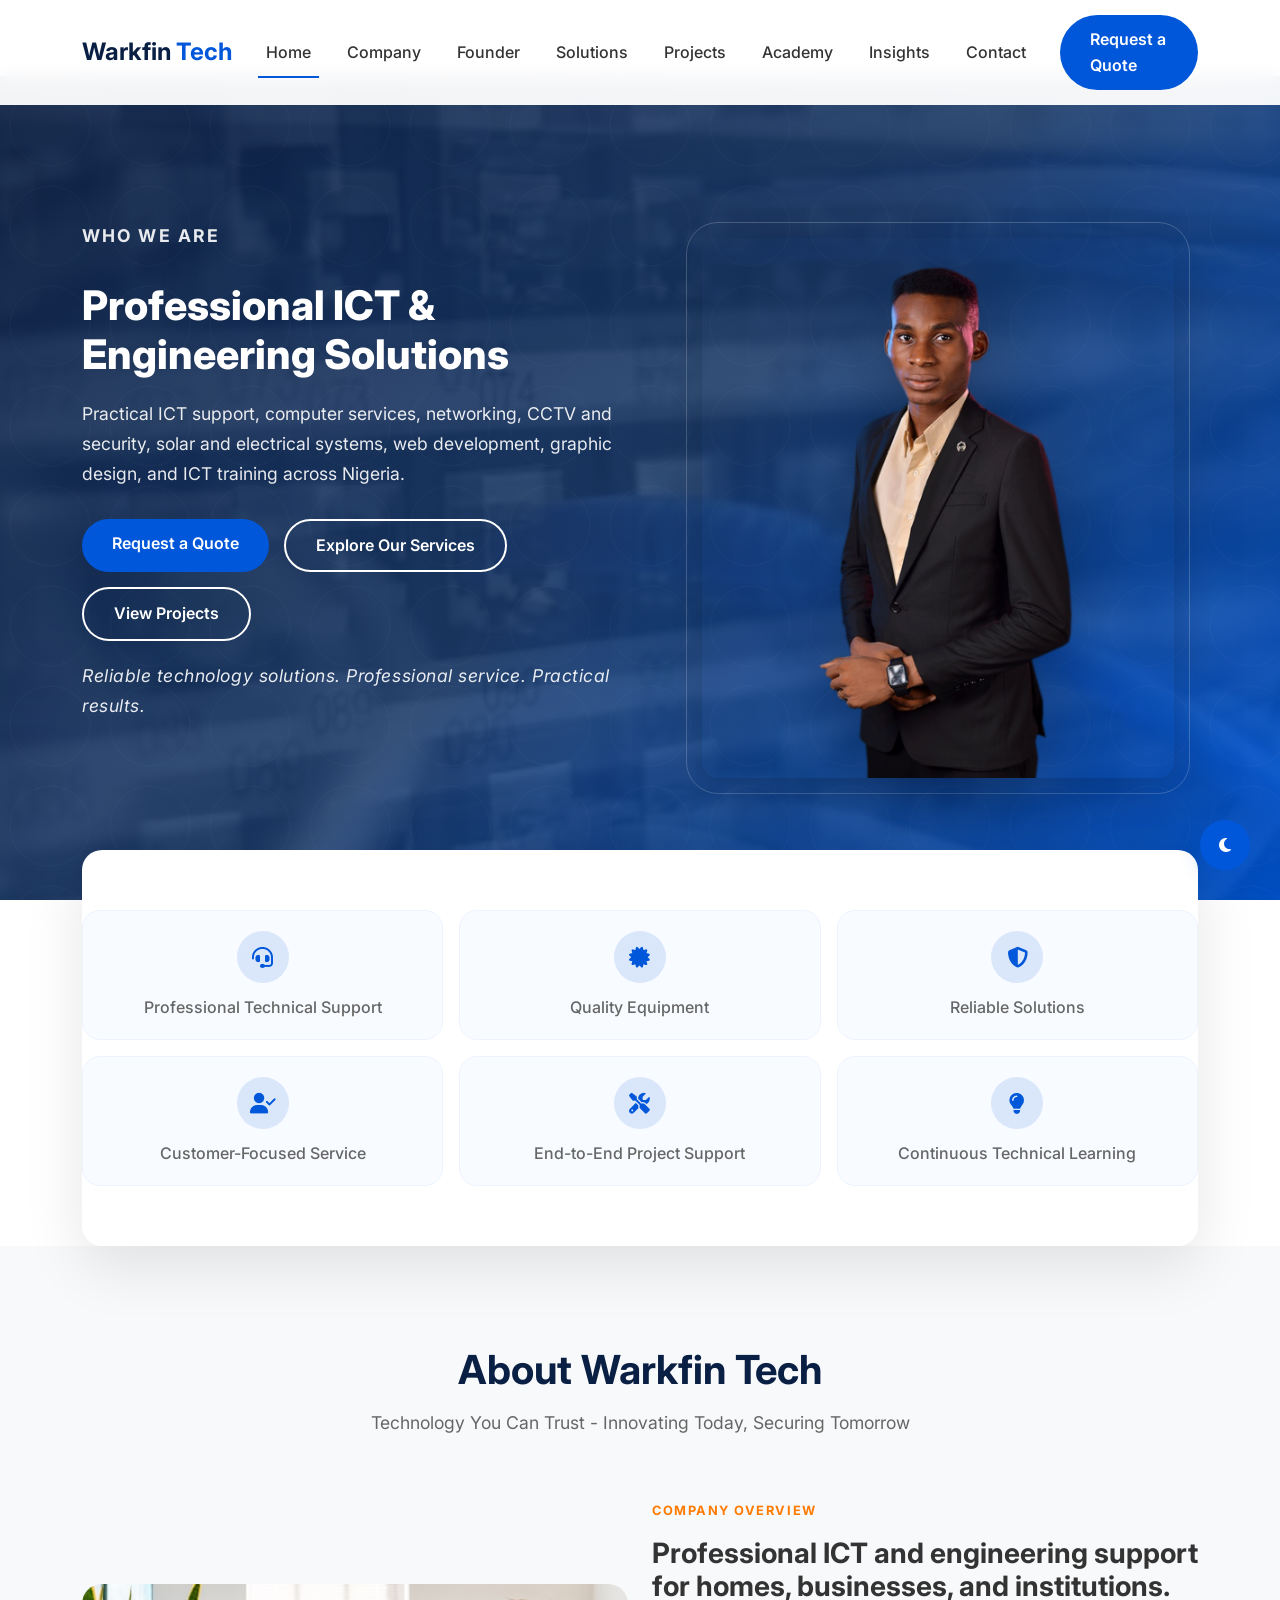
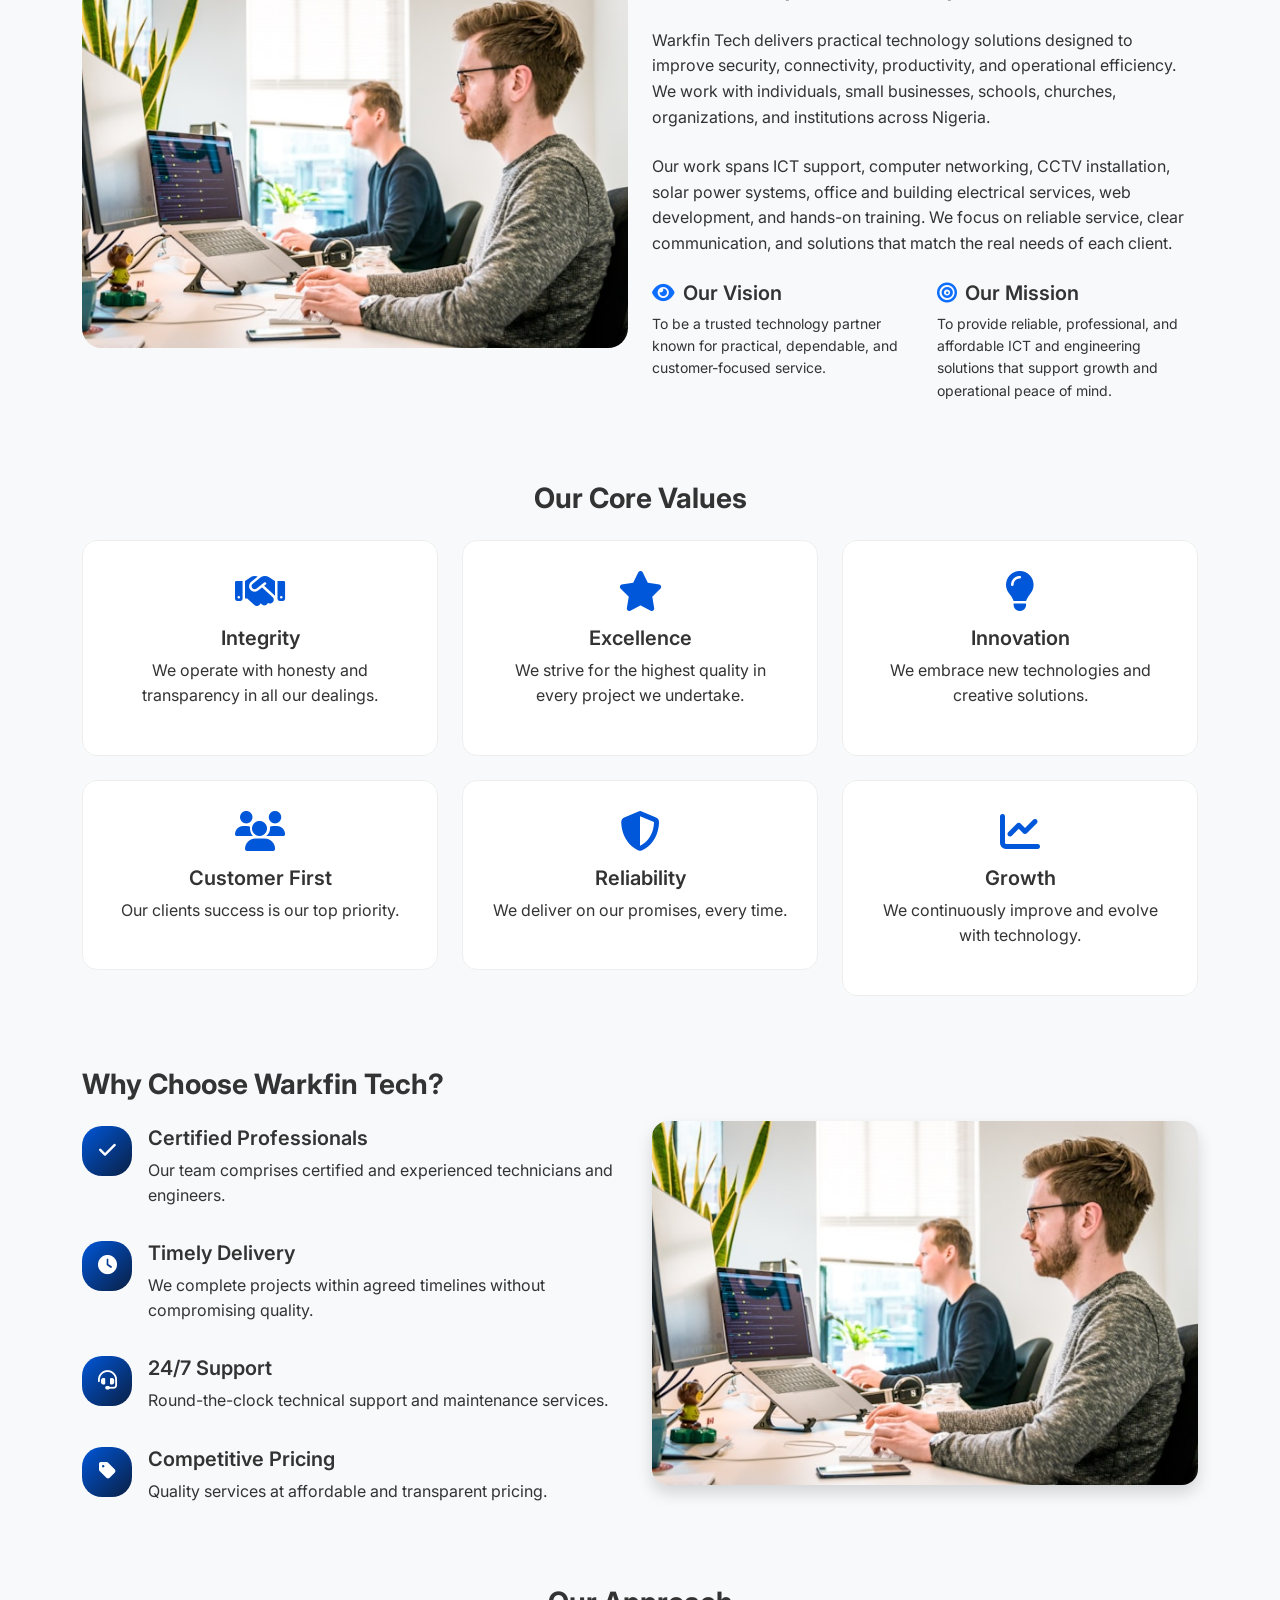
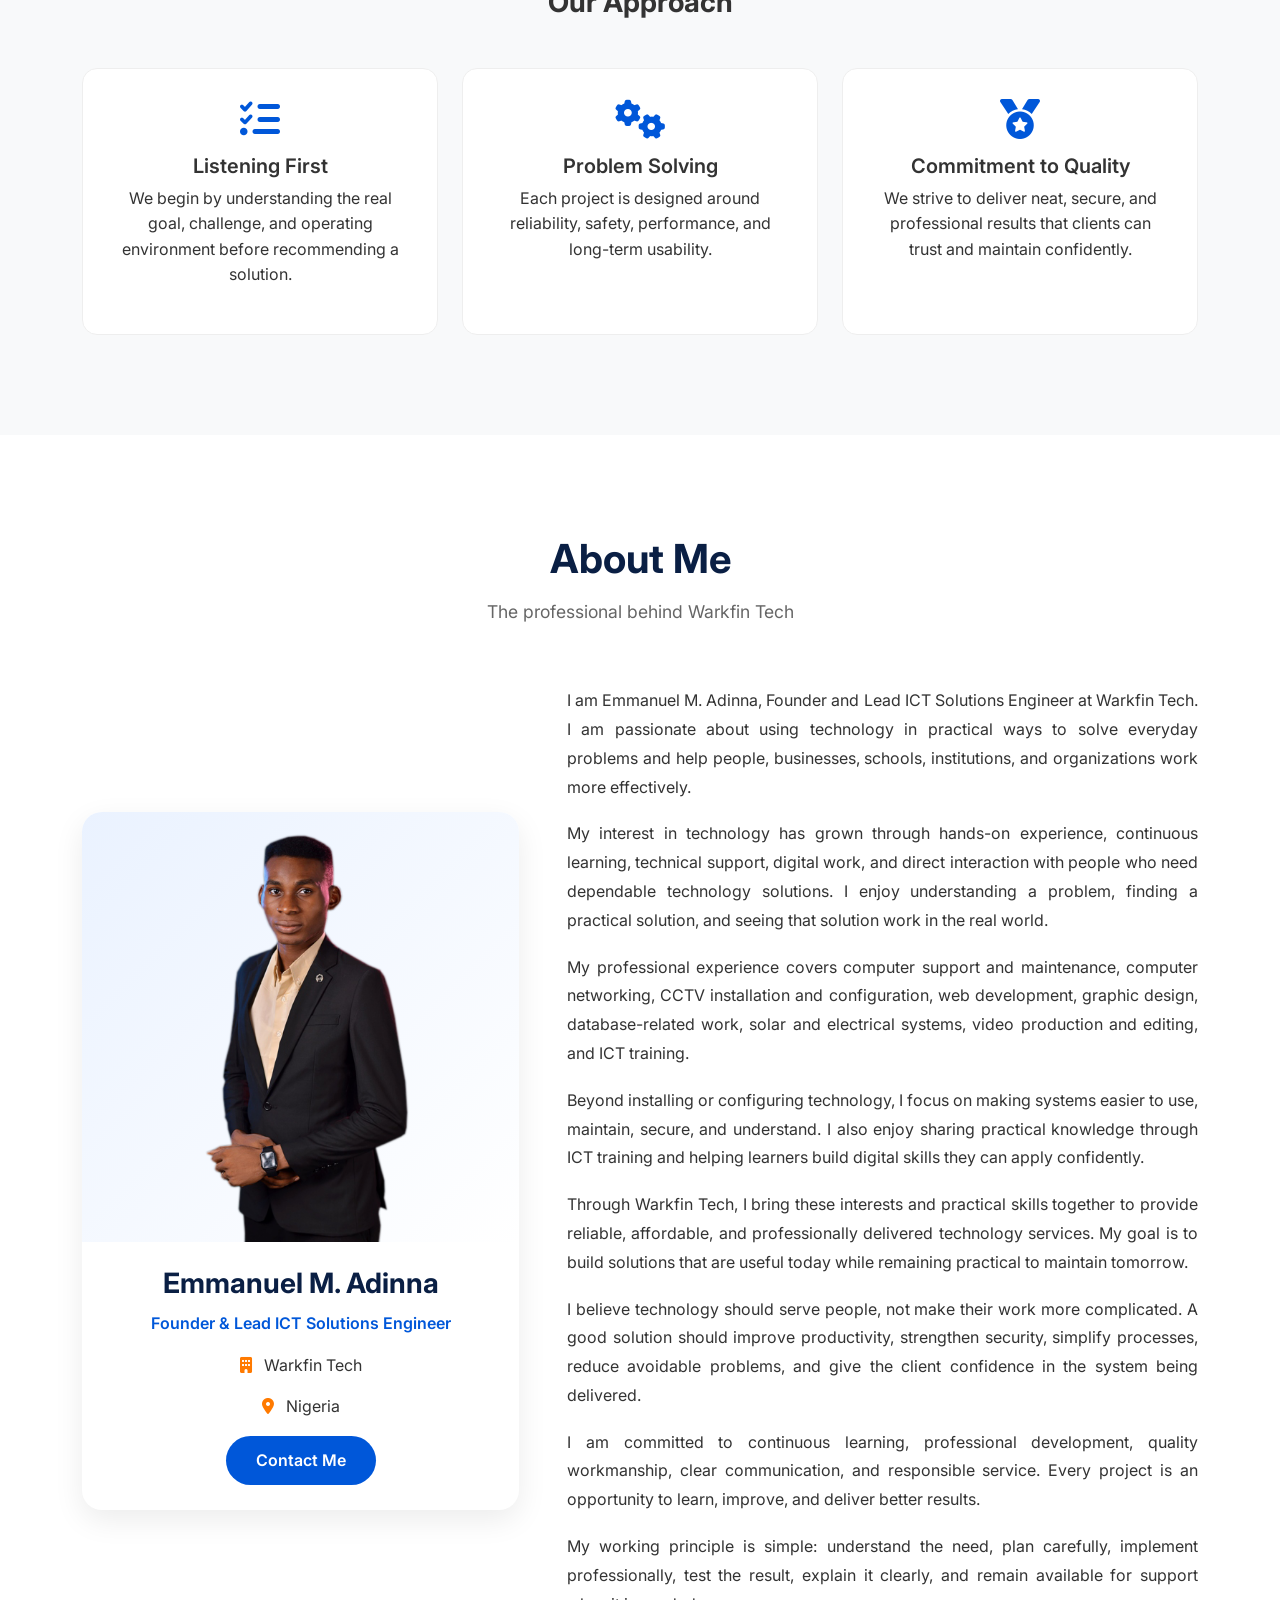
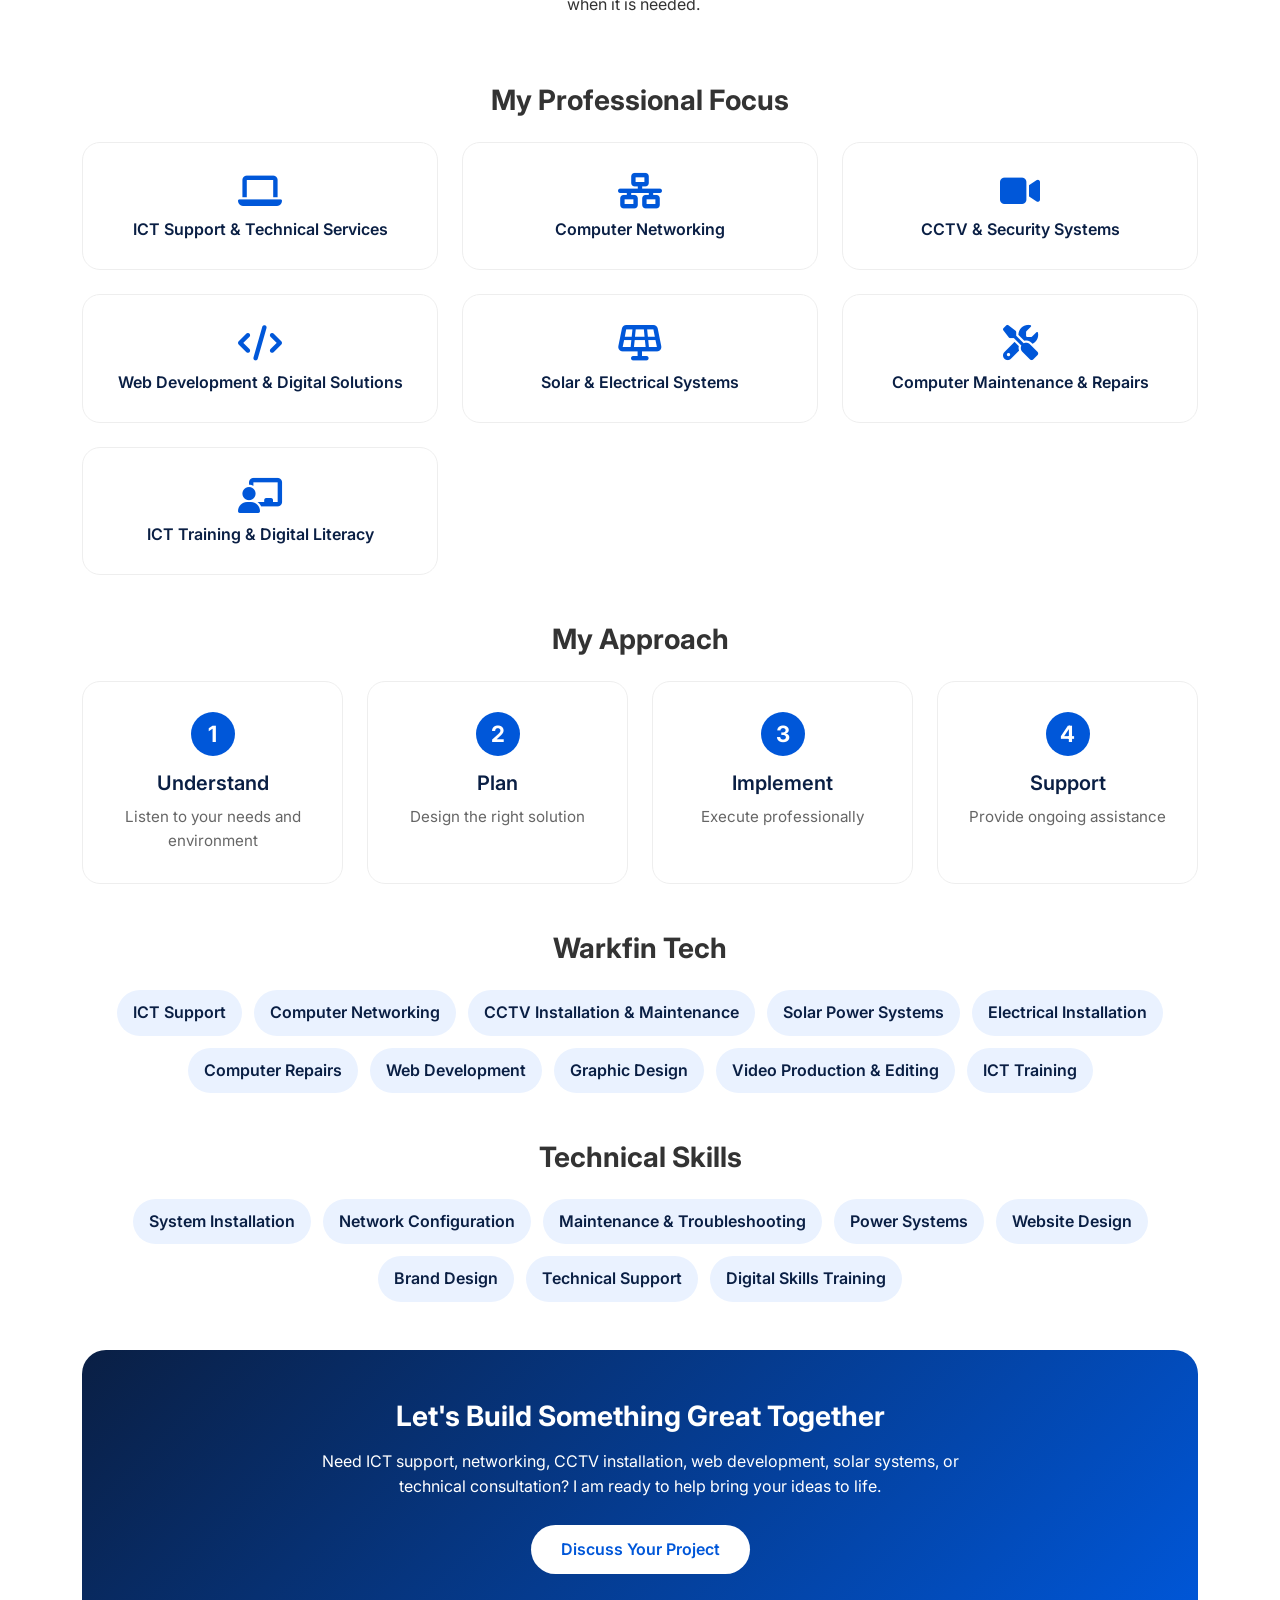
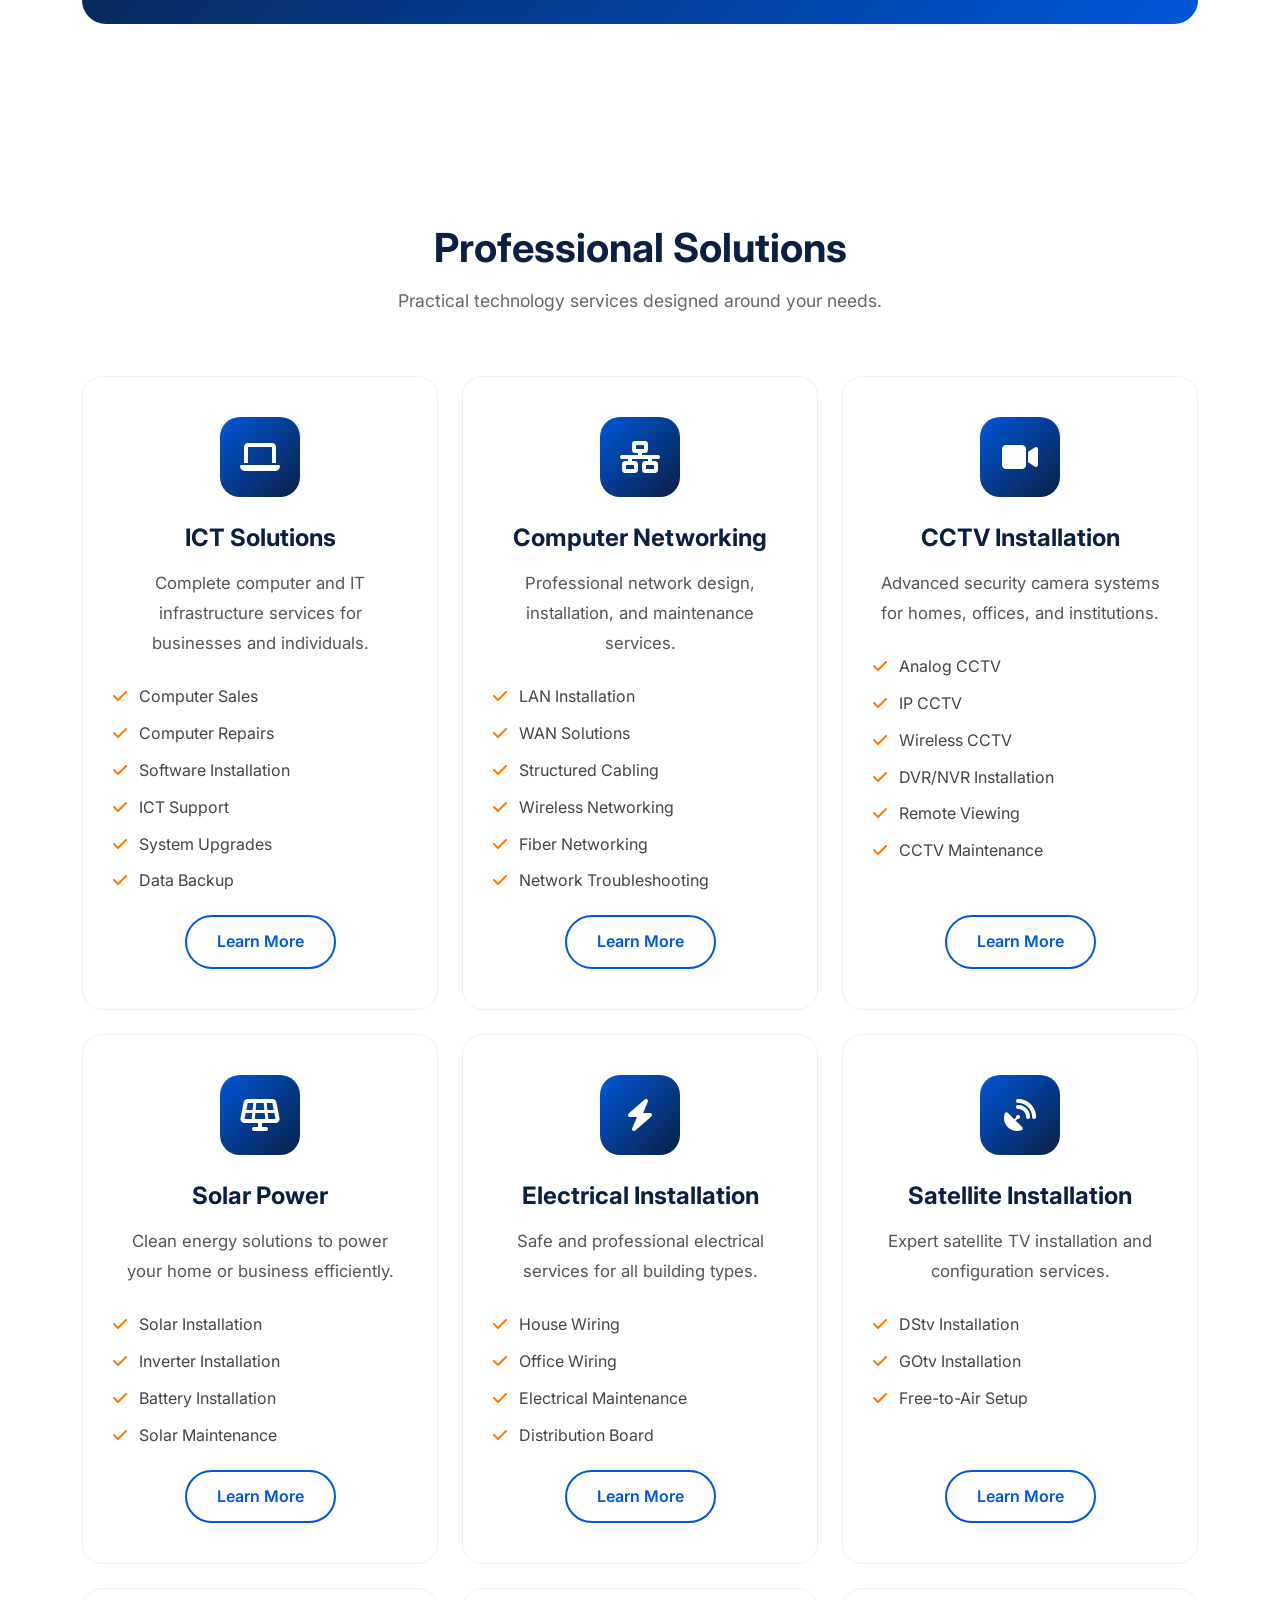
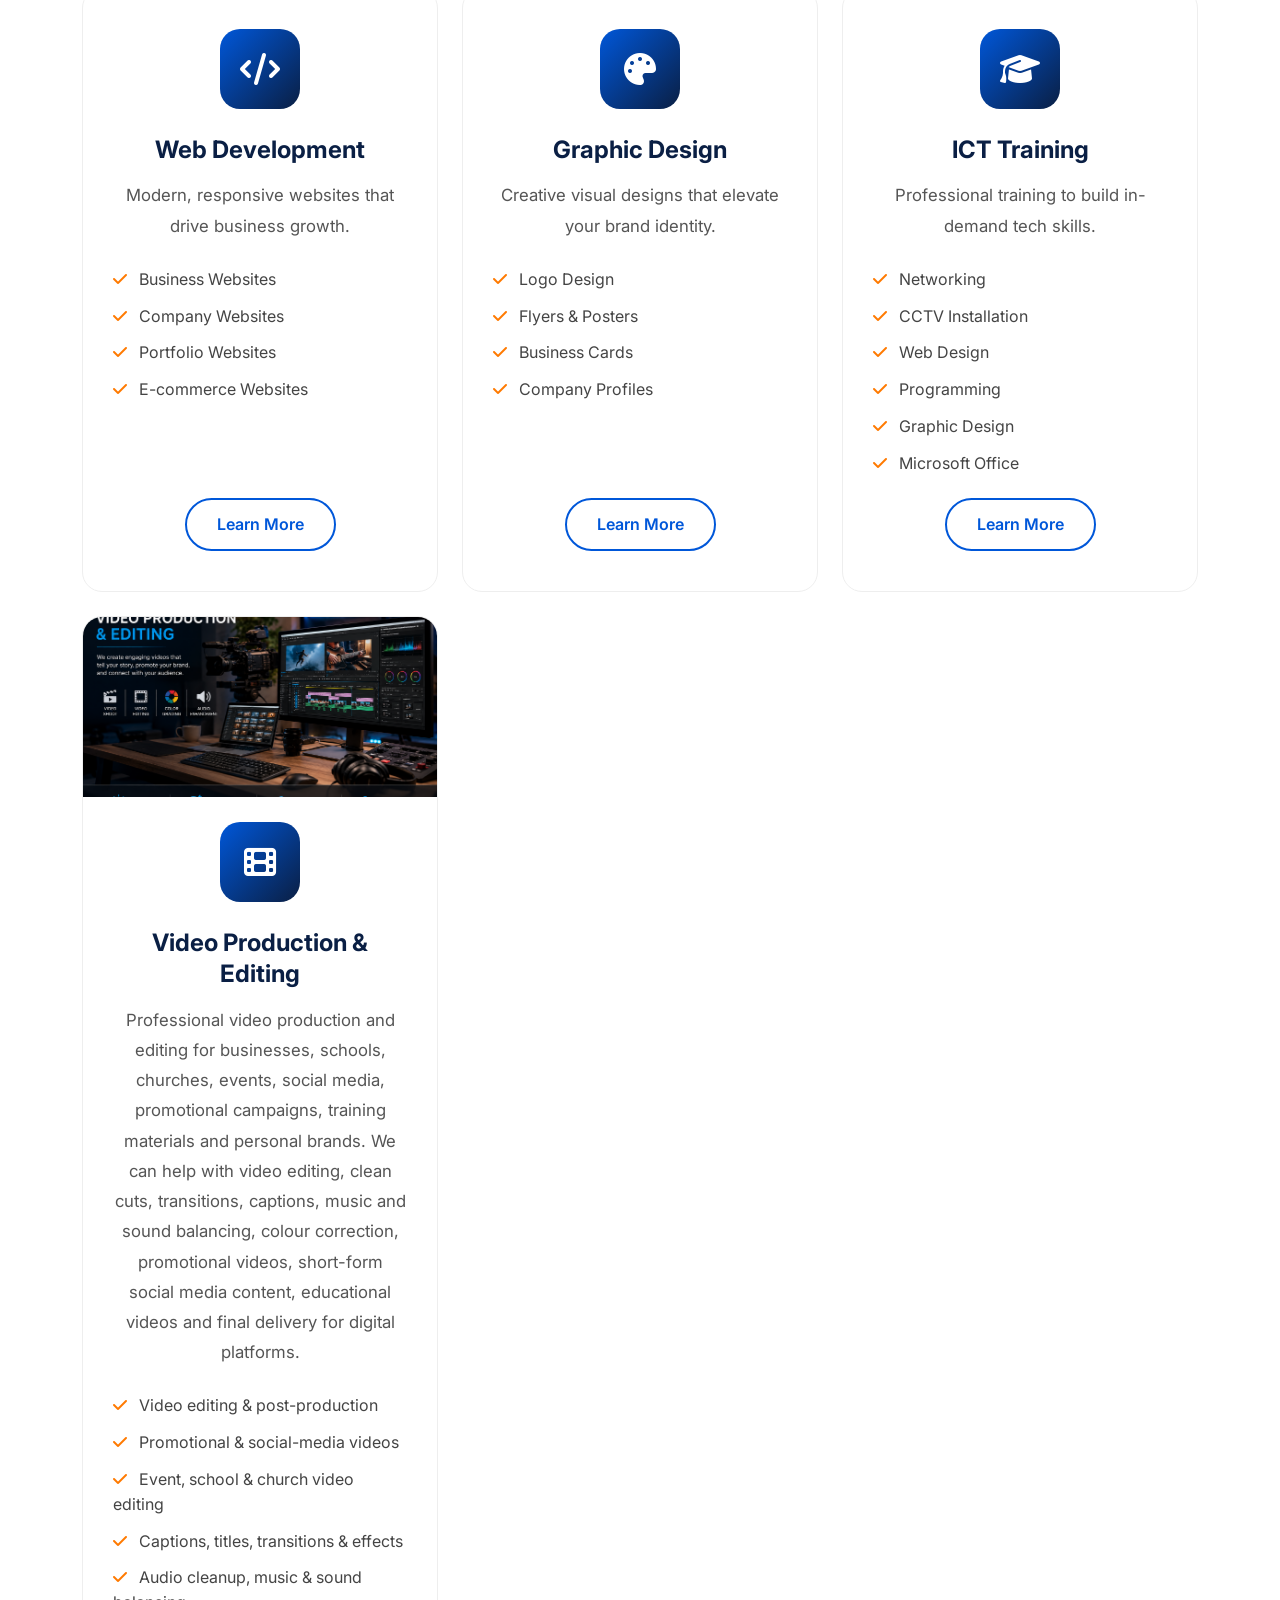
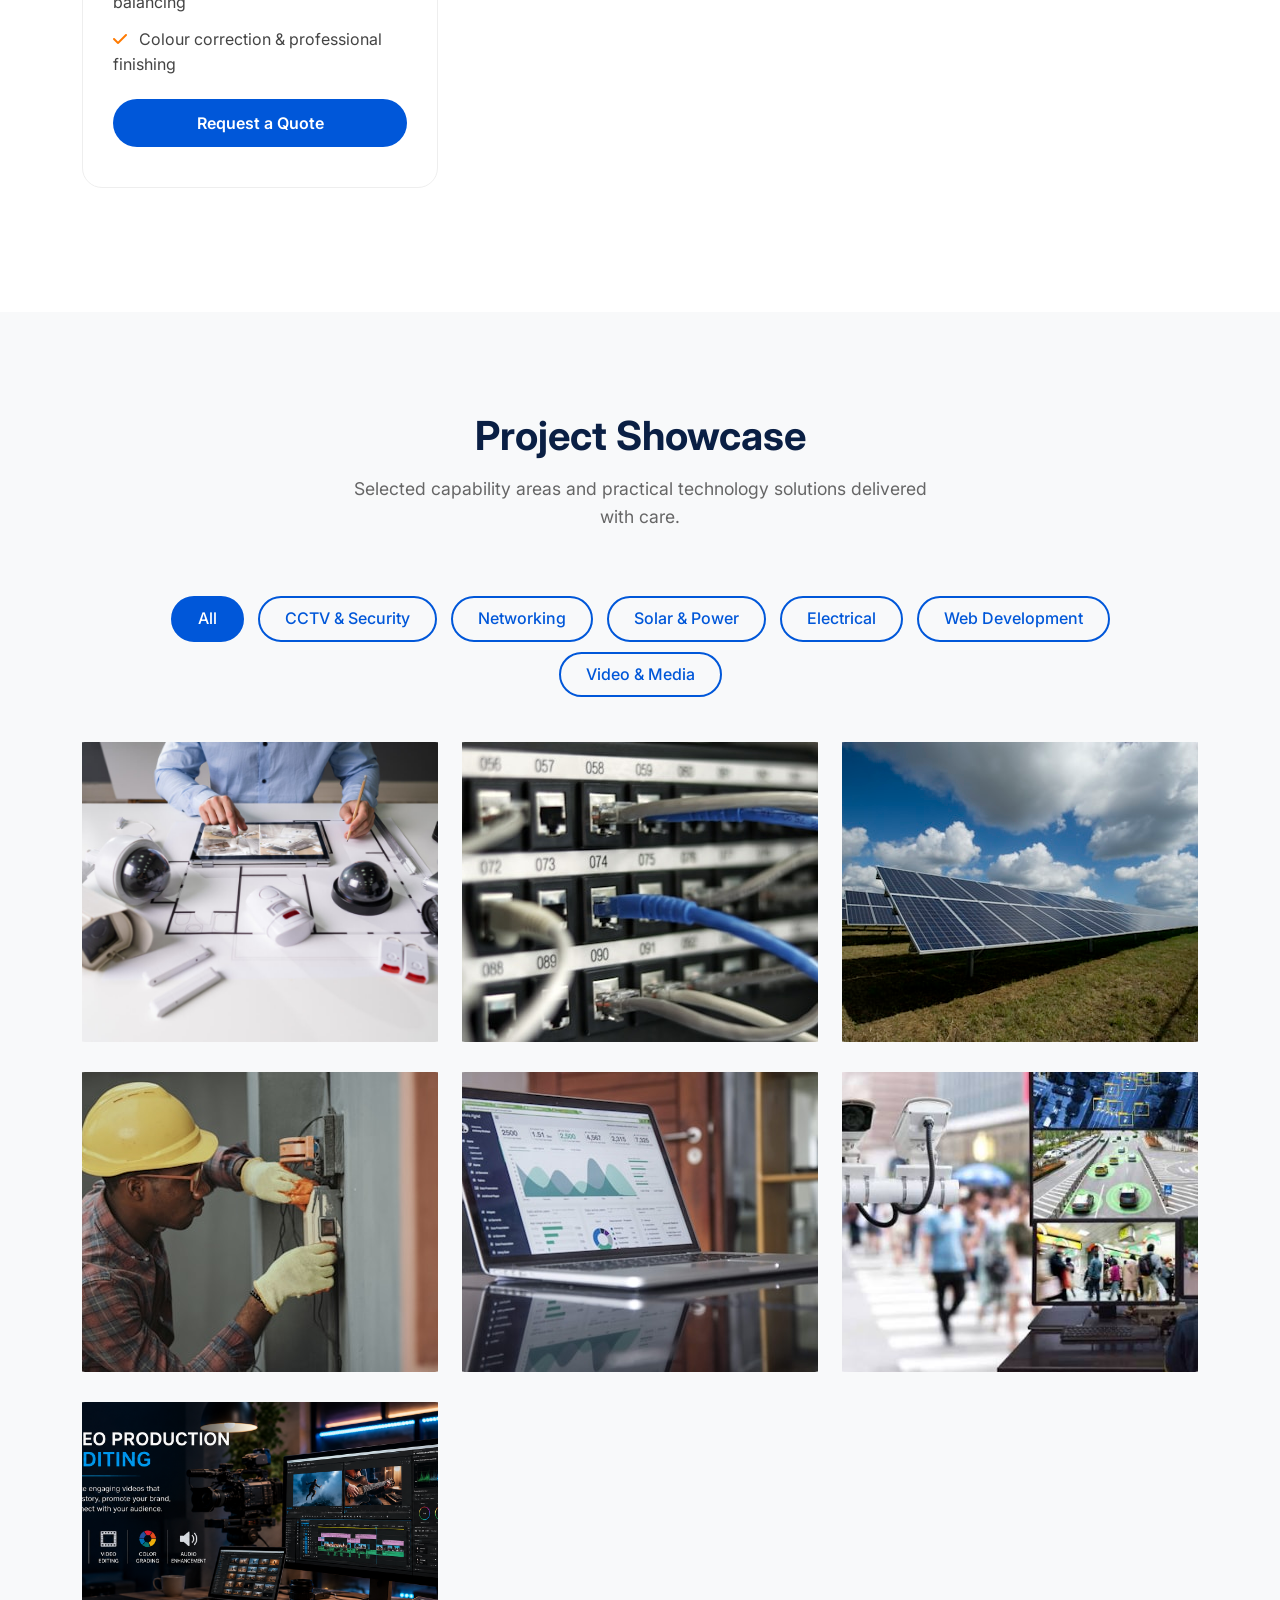
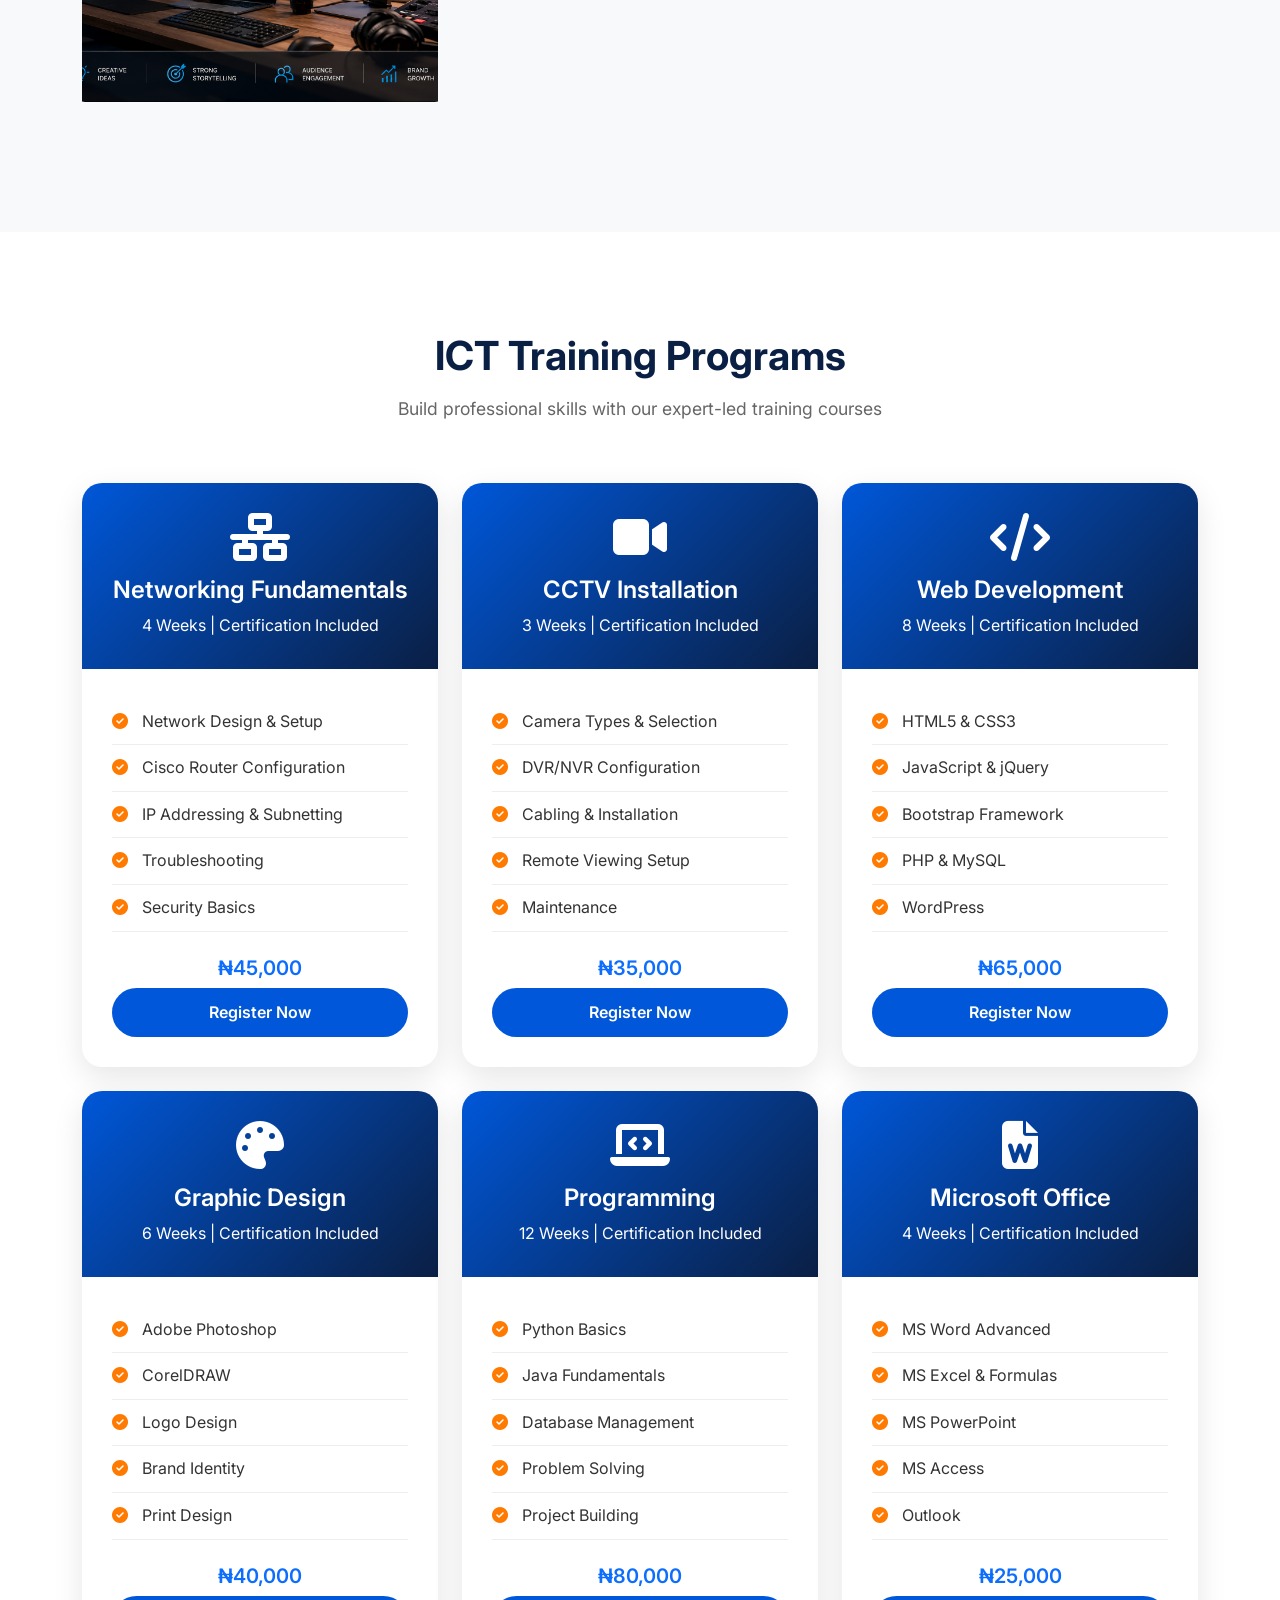
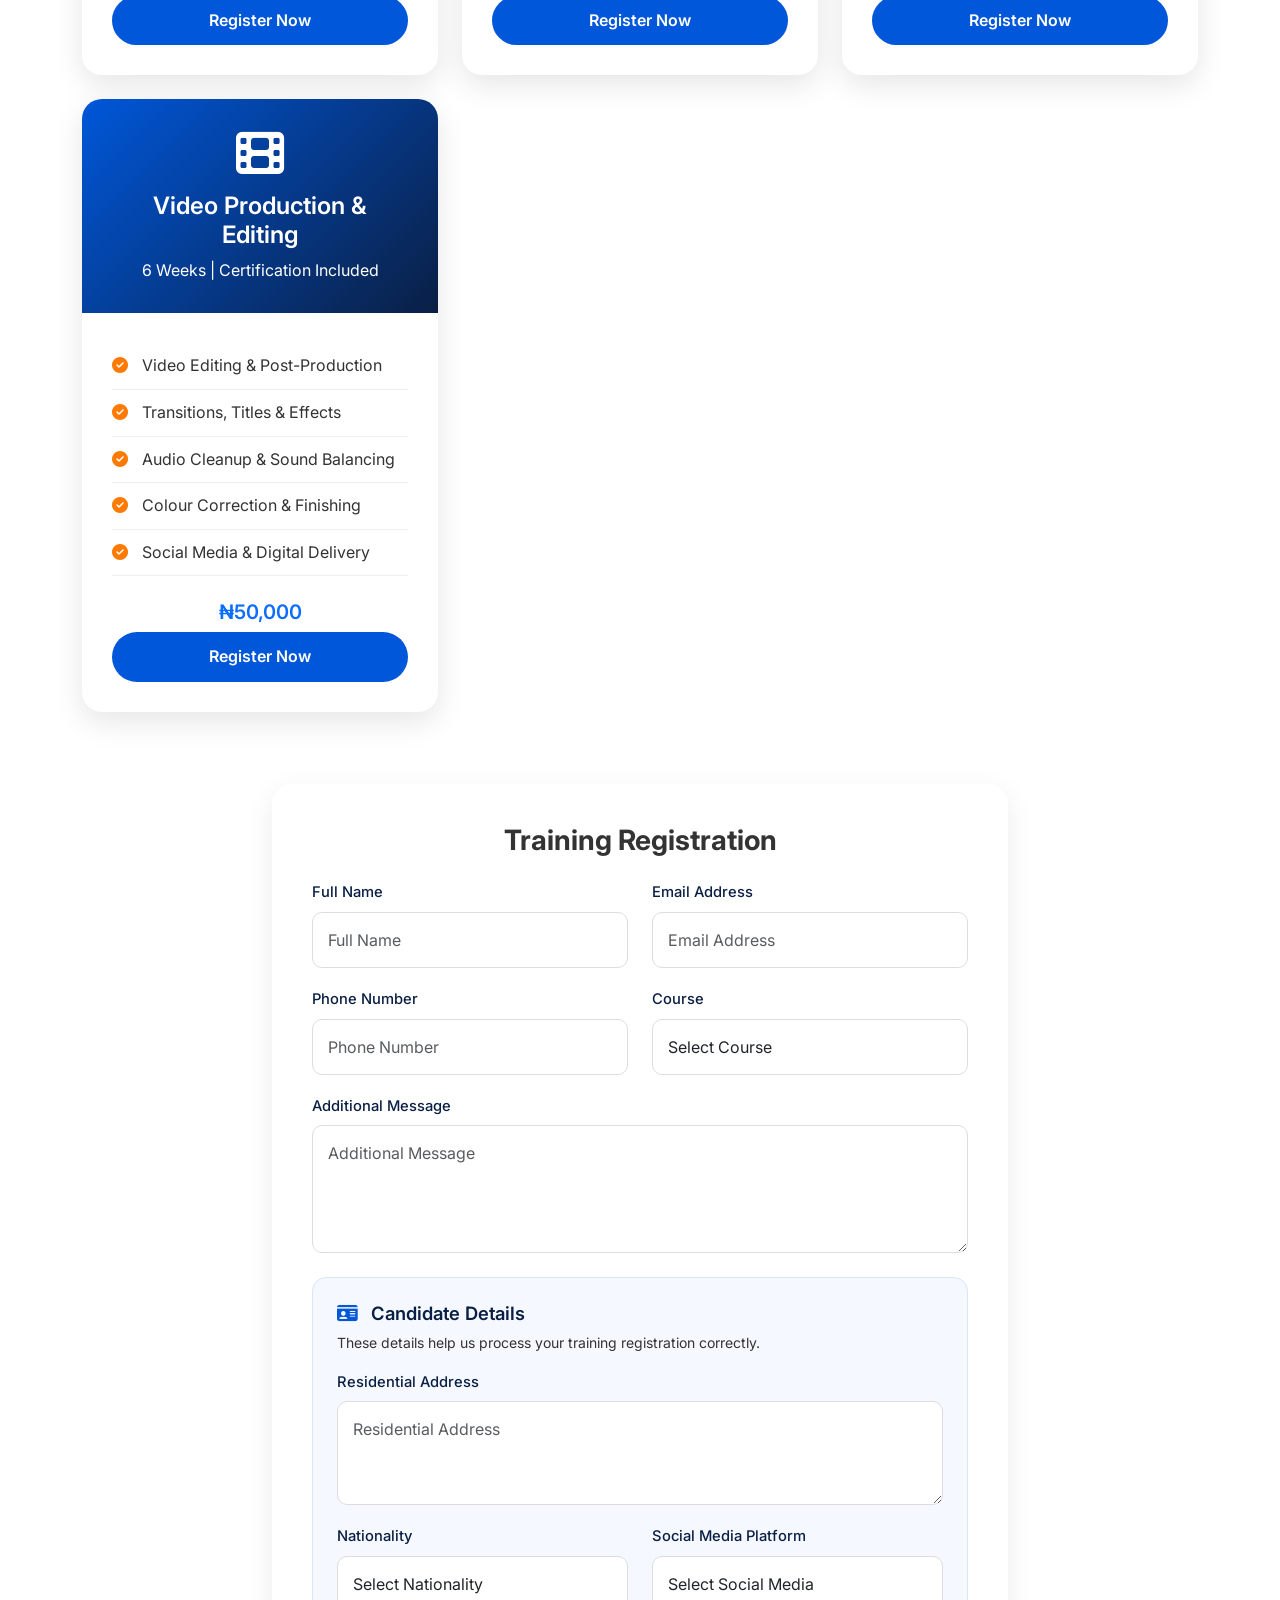
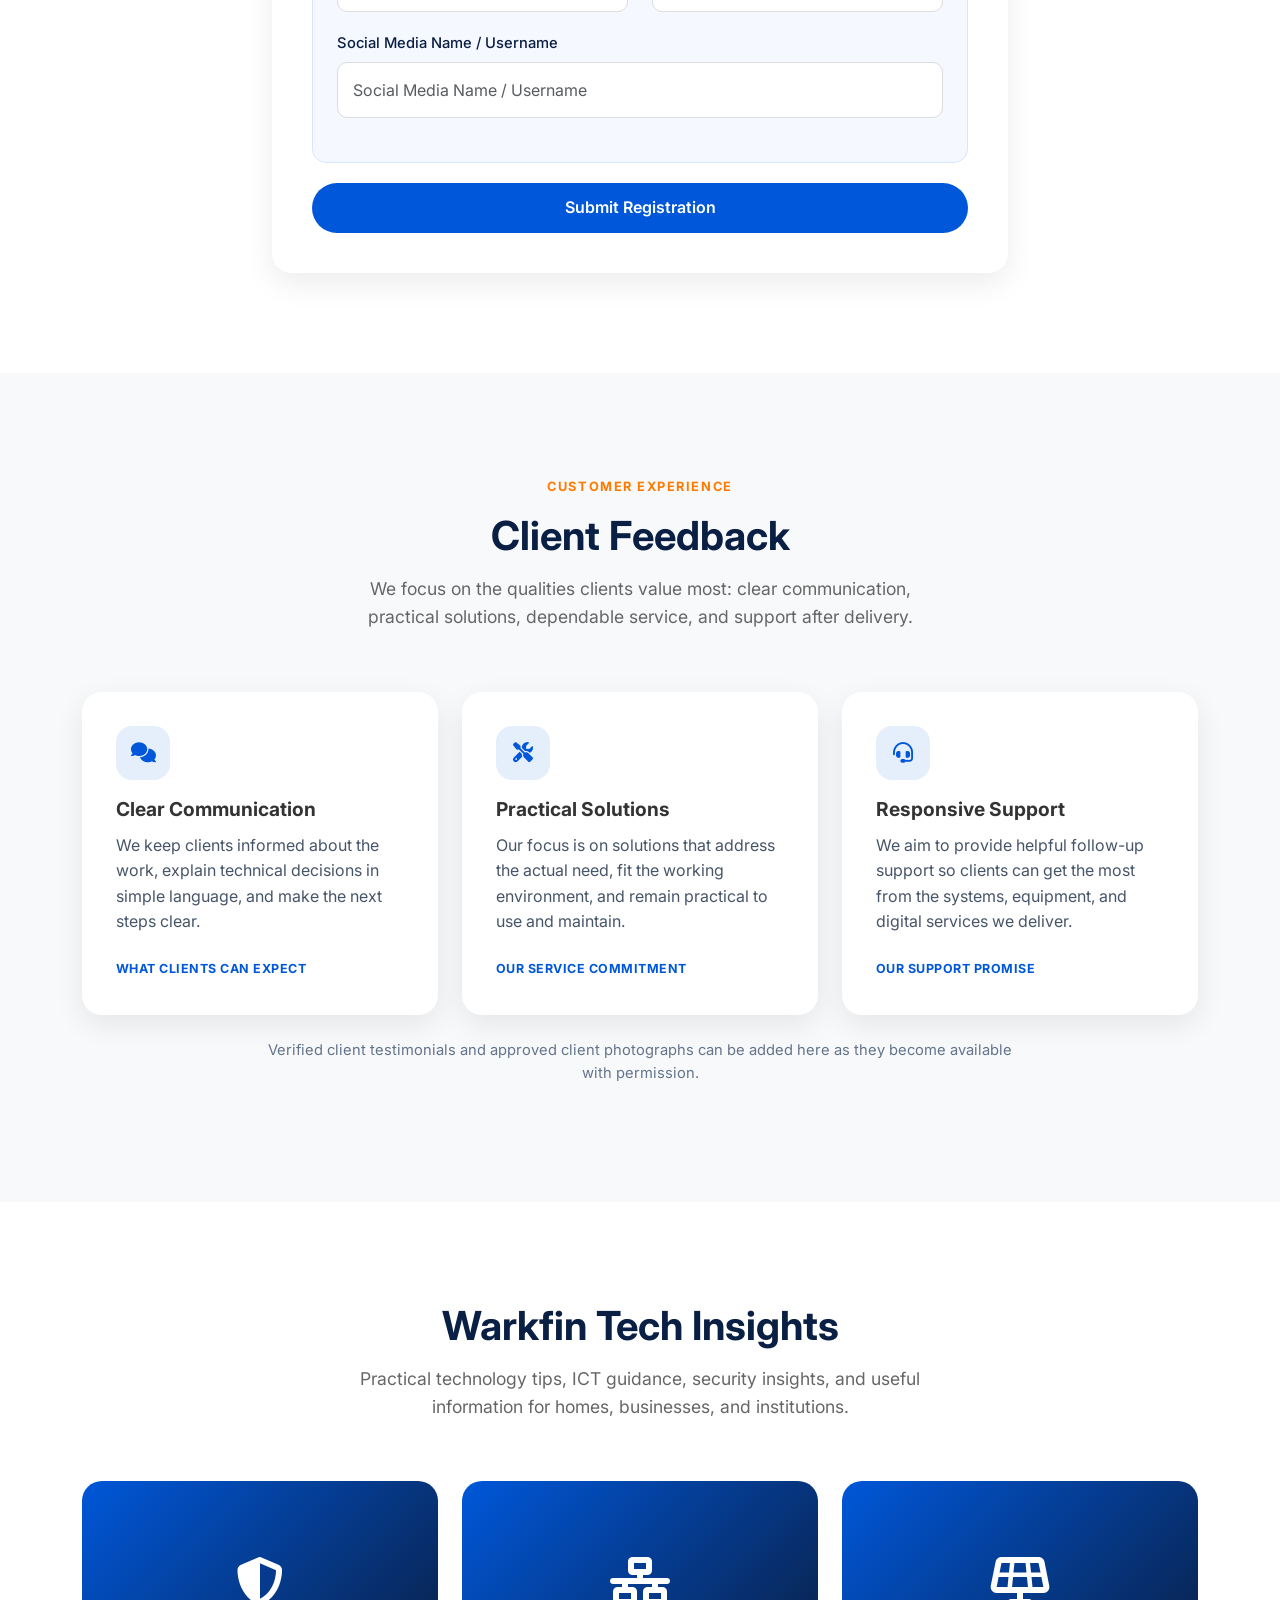
<file: index.html>
<!DOCTYPE html>
<html lang="en">
<head>
    <meta charset="UTF-8">
    <meta name="viewport" content="width=device-width, initial-scale=1.0">
    <meta name="description" content="Warkfin Tech provides professional ICT, CCTV, network, solar, electrical, web development, and technical support solutions across Nigeria.">
    <meta name="keywords" content="Warkfin Tech, ICT company in Nigeria, CCTV installation Nigeria, computer networking services Nigeria, solar installation services, web development Nigeria">
    <meta name="author" content="Warkfin Tech">
    <meta name="robots" content="index, follow">
    <meta property="og:title" content="Warkfin Tech | Professional ICT & Engineering Solutions">
    <meta property="og:description" content="Reliable ICT, CCTV, networking, solar, electrical, web development, and support services across Nigeria.">
    <meta property="og:type" content="website">
    <meta property="og:url" content="https://warkfin003-source.github.io/Warkfin-Tech/">
    <meta property="og:image" content="https://warkfin003-source.github.io/Warkfin-Tech/img/Warkfin.png">
    <meta name="twitter:card" content="summary_large_image">
    <meta name="twitter:title" content="Warkfin Tech">
    <meta name="twitter:description" content="Reliable ICT, CCTV, networking, solar, and technical support services across Nigeria.">
    <title>Warkfin Tech | Professional ICT & Engineering Solutions</title>
    <link rel="canonical" href="https://warkfin003-source.github.io/Warkfin-Tech/">
    <link rel="icon" href="favicon.svg" type="image/svg+xml">
    <link rel="apple-touch-icon" href="favicon.svg">
    <link rel="manifest" href="site.webmanifest">

    <link href="https://fonts.googleapis.com/css2?family=Inter:wght@400;500;600;700;800&display=swap" rel="stylesheet">
    <link href="https://cdn.jsdelivr.net/npm/bootstrap@5.3.2/dist/css/bootstrap.min.css" rel="stylesheet">
    <link rel="stylesheet" href="https://cdnjs.cloudflare.com/ajax/libs/font-awesome/6.4.2/css/all.min.css">
    <link href="https://unpkg.com/aos@2.3.1/dist/aos.css" rel="stylesheet">

    <!-- Project styles are split by purpose to keep this page easy to maintain. -->
    <link rel="stylesheet" href="STYLE.css">
    <link rel="stylesheet" href="responsive.css">
    <link rel="stylesheet" href="dark-mode.css">
</head>
<body>
<div id="preloader" class="warkfin-preloader" role="status" aria-label="Loading Warkfin Tech">
  <div class="preloader-orbit orbit-one"></div>
  <div class="preloader-orbit orbit-two"></div>
  <div class="preloader-panel">
    <div class="preloader-logo-wrap">
      <img src="img/WARKFIN TECH LOGO CUT.png" alt="Warkfin Tech" class="preloader-logo" onerror="this.style.display='none';">
      <div class="preloader-fallback-logo"><i class="fas fa-microchip"></i></div>
    </div>
    <div class="preloader-brand">WARKFIN <span>TECH</span></div>
    <div class="preloader-welcome">Welcome to Warkfin Tech</div>
    <p class="preloader-subtitle">Professional ICT &amp; Engineering Solutions</p>
    <div class="preloader-loader" aria-hidden="true">
      <span></span>
    </div>
    <div class="preloader-status"><i class="fas fa-circle-notch fa-spin"></i> Preparing your experience</div>
  </div>
</div>

    <!-- Fixed site navigation: every link scrolls to a section on this page. -->
    <nav class="navbar navbar-expand-lg fixed-top">
        <div class="container">
            <a class="navbar-brand" href="index.html">Warkfin 
                <span>Tech</span></a>
            <button class="navbar-toggler" type="button" 
            data-bs-toggle="collapse" data-bs-target="#navbarNav" 
            aria-controls="navbarNav" aria-expanded="false" 
            aria-label="Toggle navigation">
                <span class="navbar-toggler-icon"></span>
            </button>
            <div class="collapse navbar-collapse" id="navbarNav">
                <ul class="navbar-nav ms-auto align-items-center">
                    <li class="nav-item"><a class="nav-link active" href="#home">Home</a></li>
                    <li class="nav-item"><a class="nav-link" href="#about">Company</a></li>
                    <li class="nav-item"><a class="nav-link" href="#about-me">Founder</a></li>
                    <li class="nav-item"><a class="nav-link" href="#services">Solutions</a></li>
                    <li class="nav-item"><a class="nav-link" href="#portfolio">Projects</a></li>
                    <li class="nav-item"><a class="nav-link" href="#training">Academy</a></li>
                    <li class="nav-item"><a class="nav-link" href="#blog">Insights</a></li>
                    <li class="nav-item"><a class="nav-link" href="#contact">Contact</a></li>
                    <li class="nav-item ms-lg-3">
                        <a href="#contact" class="btn-primary-custom">Request a Quote</a>
                    </li>
                </ul>
            </div>
        </div>
    </nav>

    <!-- Hero / first impression section. -->
    <section id="home" class="hero">
        <div class="container">
            <div class="row align-items-center">
                <div class="col-lg-6 hero-content" data-aos="fade-right">
                    <p class="eyebrow">Who We Are</p>
                    <h1>Professional ICT &amp; Engineering Solutions</h1>
                    <p>Practical ICT support, computer services, networking, CCTV and security, solar and electrical systems, web development, graphic design, and ICT training across Nigeria.</p>
                    <div class="hero-btns">
                        <a href="#contact" class="btn-primary-custom">Request a Quote</a>
                        <a href="#portfolio" class="btn-outline-custom" style="border-color: white; color: white;">Explore Our Services</a>
                        <a href="#portfolio" class="btn-outline-custom" style="border-color: white; color: white;">View Projects</a>
                    </div>
                    <p class="trust-statement">Reliable technology solutions. Professional service. Practical results.</p>
                </div>
                <div class="col-lg-6" data-aos="fade-left">
                    <div class="hero-image text-center">
                        <img src="img/Warkfin.png" alt="Technology" class="img-fluid rounded-4 shadow-lg">
                    </div>
                </div>
            </div>
        </div>
    </section>

    <div class="container">
        <div class="counter-section" data-aos="fade-up">
            <div class="row g-3 trust-grid">
                <div class="col-md-4 col-6">
                    <div class="counter-box">
                        <i class="fas fa-headset"></i>
                        <p>Professional Technical Support</p>
                    </div>
                </div>
                <div class="col-md-4 col-6">
                    <div class="counter-box">
                        <i class="fas fa-certificate"></i>
                        <p>Quality Equipment</p>
                    </div>
                </div>
                <div class="col-md-4 col-6">
                    <div class="counter-box">
                        <i class="fas fa-shield-alt"></i>
                        <p>Reliable Solutions</p>
                    </div>
                </div>
                <div class="col-md-4 col-6">
                    <div class="counter-box">
                        <i class="fas fa-user-check"></i>
                        <p>Customer-Focused Service</p>
                    </div>
                </div>
                <div class="col-md-4 col-6">
                    <div class="counter-box">
                        <i class="fas fa-tools"></i>
                        <p>End-to-End Project Support</p>
                    </div>
                </div>
                <div class="col-md-4 col-6">
                    <div class="counter-box">
                        <i class="fas fa-lightbulb"></i>
                        <p>Continuous Technical Learning</p>
                    </div>
                </div>
            </div>
        </div>
    </div>

    <!-- About the business, values, and company statistics. -->
    <section id="about" class="section-padding bg-light">
        <div class="container">
            <div class="section-title" data-aos="fade-up">
                <h2>About Warkfin Tech</h2>
                <p>Technology You Can Trust - Innovating Today, Securing Tomorrow</p>
            </div>

            <div class="row align-items-center mb-5">
                <div class="col-lg-6" data-aos="fade-right">
                    <div class="about-img">
                        <img src="img/Office Workers.jpg" alt="Warkfin Tech ICT and engineering support in a professional business environment" class="img-fluid">
                    </div>
                </div>
                <div class="col-lg-6" data-aos="fade-left">
                    <p class="section-kicker">Company Overview</p>
                    <h3 class="mb-4">Professional ICT and engineering support for homes, businesses, and institutions.</h3>
                    <p class="mb-4">Warkfin Tech delivers practical technology solutions designed to improve security, connectivity, productivity, and operational efficiency. We work with individuals, small businesses, schools, churches, organizations, and institutions across Nigeria.</p>
                    <p class="mb-4">Our work spans ICT support, computer networking, CCTV installation, solar power systems, office and building electrical services, web development, and hands-on training. We focus on reliable service, clear communication, and solutions that match the real needs of each client.</p>

                    <div class="row mt-4">
                        <div class="col-md-6 mb-3">
                            <h5><i class="fas fa-eye text-primary me-2"></i>Our Vision</h5>
                            <p class="small">To be a trusted technology partner known for practical, dependable, and customer-focused service.</p>
                        </div>
                        <div class="col-md-6 mb-3">
                            <h5><i class="fas fa-bullseye text-primary me-2"></i>Our Mission</h5>
                            <p class="small">To provide reliable, professional, and affordable ICT and engineering solutions that support growth and operational peace of mind.</p>
                        </div>
                    </div>
                </div>
            </div>

            <h3 class="text-center mb-4" data-aos="fade-up">Our Core Values</h3>
            <div class="row">
                <div class="col-md-4 mb-4" data-aos="fade-up" data-aos-delay="100">
                    <div class="value-card">
                        <i class="fas fa-handshake"></i>
                        <h5>Integrity</h5>
                        <p>We operate with honesty and transparency in all our dealings.</p>
                    </div>
                </div>
                <div class="col-md-4 mb-4" data-aos="fade-up" data-aos-delay="200">
                    <div class="value-card">
                        <i class="fas fa-star"></i>
                        <h5>Excellence</h5>
                        <p>We strive for the highest quality in every project we undertake.</p>
                    </div>
                </div>
                <div class="col-md-4 mb-4" data-aos="fade-up" data-aos-delay="300">
                    <div class="value-card">
                        <i class="fas fa-lightbulb"></i>
                        <h5>Innovation</h5>
                        <p>We embrace new technologies and creative solutions.</p>
                    </div>
                </div>
                <div class="col-md-4 mb-4" data-aos="fade-up" data-aos-delay="400">
                    <div class="value-card">
                        <i class="fas fa-users"></i>
                        <h5>Customer First</h5>
                        <p>Our clients success is our top priority.</p>
                    </div>
                </div>
                <div class="col-md-4 mb-4" data-aos="fade-up" data-aos-delay="500">
                    <div class="value-card">
                        <i class="fas fa-shield-alt"></i>
                        <h5>Reliability</h5>
                        <p>We deliver on our promises, every time.</p>
                    </div>
                </div>
                <div class="col-md-4 mb-4" data-aos="fade-up" data-aos-delay="600">
                    <div class="value-card">
                        <i class="fas fa-chart-line"></i>
                        <h5>Growth</h5>
                        <p>We continuously improve and evolve with technology.</p>
                    </div>
                </div>
            </div>

            <div class="row mt-5 align-items-center">
                <div class="col-lg-6" data-aos="fade-right">
                    <h3 class="mb-4">Why Choose Warkfin Tech?</h3>
                    <div class="d-flex mb-3">
                        <div class="flex-shrink-0">
                            <div class="service-icon" style="width: 50px; height: 50px; font-size: 1.2rem;">
                                <i class="fas fa-check"></i>
                            </div>
                        </div>
                        <div class="flex-grow-1 ms-3">
                            <h5>Certified Professionals</h5>
                            <p>Our team comprises certified and experienced technicians and engineers.</p>
                        </div>
                    </div>
                    <div class="d-flex mb-3">
                        <div class="flex-shrink-0">
                            <div class="service-icon" style="width: 50px; height: 50px; font-size: 1.2rem;">
                                <i class="fas fa-clock"></i>
                            </div>
                        </div>
                        <div class="flex-grow-1 ms-3">
                            <h5>Timely Delivery</h5>
                            <p>We complete projects within agreed timelines without compromising quality.</p>
                        </div>
                    </div>
                    <div class="d-flex mb-3">
                        <div class="flex-shrink-0">
                            <div class="service-icon" style="width: 50px; height: 50px; font-size: 1.2rem;">
                                <i class="fas fa-headset"></i>
                            </div>
                        </div>
                        <div class="flex-grow-1 ms-3">
                            <h5>24/7 Support</h5>
                            <p>Round-the-clock technical support and maintenance services.</p>
                        </div>
                    </div>
                    <div class="d-flex mb-3">
                        <div class="flex-shrink-0">
                            <div class="service-icon" style="width: 50px; height: 50px; font-size: 1.2rem;">
                                <i class="fas fa-tag"></i>
                            </div>
                        </div>
                        <div class="flex-grow-1 ms-3">
                            <h5>Competitive Pricing</h5>
                            <p>Quality services at affordable and transparent pricing.</p>
                        </div>
                    </div>
                </div>
                <div class="col-lg-6" data-aos="fade-left">
                    <img src="img/Office Workers.jpg" alt="Why Choose Us" class="img-fluid rounded-4 shadow">
                </div>
            </div>

            <div class="mt-5">
                <h3 class="text-center mb-5" data-aos="fade-up">Our Approach</h3>
                <div class="row g-4">
                    <div class="col-lg-4" data-aos="fade-up">
                        <div class="value-card h-100">
                            <i class="fas fa-list-check"></i>
                            <h5>Listening First</h5>
                            <p>We begin by understanding the real goal, challenge, and operating environment before recommending a solution.</p>
                        </div>
                    </div>
                    <div class="col-lg-4" data-aos="fade-up" data-aos-delay="100">
                        <div class="value-card h-100">
                            <i class="fas fa-cogs"></i>
                            <h5>Problem Solving</h5>
                            <p>Each project is designed around reliability, safety, performance, and long-term usability.</p>
                        </div>
                    </div>
                    <div class="col-lg-4" data-aos="fade-up" data-aos-delay="200">
                        <div class="value-card h-100">
                            <i class="fas fa-medal"></i>
                            <h5>Commitment to Quality</h5>
                            <p>We strive to deliver neat, secure, and professional results that clients can trust and maintain confidently.</p>
                        </div>
                    </div>
                </div>
            </div>
        </div>
    </section>

    <!-- Founder profile: combines Emmanuel's professional story with Warkfin Tech's services. -->
    <section id="about-me" class="section-padding">
        <div class="container">
            <div class="section-title" data-aos="fade-up">
                <h2>About Me</h2>
                <p>The professional behind Warkfin Tech</p>
            </div>

            <div class="row align-items-center g-5 mb-5">
                <div class="col-lg-5" data-aos="fade-right">
                    <div class="profile-card">
                        <img src="img/Warkfin.png" alt="Emmanuel M. Adinna, Founder and Lead ICT Solutions Engineer at Warkfin Tech" class="profile-photo">
                        <div class="profile-details">
                            <h3>Emmanuel M. Adinna</h3>
                            <p class="profile-title">Founder &amp; Lead ICT Solutions Engineer</p>
                            <p><i class="fas fa-building"></i> Warkfin Tech</p>
                            <p><i class="fas fa-location-dot"></i> Nigeria</p>
                            <a href="#contact" class="btn-primary-custom">Contact Me</a>
                        </div>
                    </div>
                </div>
                <div class="col-lg-7" data-aos="fade-left">
                    <div class="founder-biography">
                        <p>I am Emmanuel M. Adinna, Founder and Lead ICT Solutions Engineer at Warkfin Tech. I am passionate about using technology in practical ways to solve everyday problems and help people, businesses, schools, institutions, and organizations work more effectively.</p>

                        <p>My interest in technology has grown through hands-on experience, continuous learning, technical support, digital work, and direct interaction with people who need dependable technology solutions. I enjoy understanding a problem, finding a practical solution, and seeing that solution work in the real world.</p>

                        <p>My professional experience covers computer support and maintenance, computer networking, CCTV installation and configuration, web development, graphic design, database-related work, solar and electrical systems, video production and editing, and ICT training.</p>

                        <p>Beyond installing or configuring technology, I focus on making systems easier to use, maintain, secure, and understand. I also enjoy sharing practical knowledge through ICT training and helping learners build digital skills they can apply confidently.</p>

                        <p>Through Warkfin Tech, I bring these interests and practical skills together to provide reliable, affordable, and professionally delivered technology services. My goal is to build solutions that are useful today while remaining practical to maintain tomorrow.</p>

                        <p>I believe technology should serve people, not make their work more complicated. A good solution should improve productivity, strengthen security, simplify processes, reduce avoidable problems, and give the client confidence in the system being delivered.</p>

                        <p>I am committed to continuous learning, professional development, quality workmanship, clear communication, and responsible service. Every project is an opportunity to learn, improve, and deliver better results.</p>

                        <p>My working principle is simple: understand the need, plan carefully, implement professionally, test the result, explain it clearly, and remain available for support when it is needed.</p>
                    </div>
                </div>
            </div>

            <h3 class="text-center mb-4 mt-5" data-aos="fade-up">My Professional Focus</h3>
            <div class="row g-4 mb-5">
                <div class="col-md-4" data-aos="fade-up"><div class="focus-card"><i class="fas fa-laptop"></i><h5>ICT Support & Technical Services</h5></div></div>
                <div class="col-md-4" data-aos="fade-up" data-aos-delay="100"><div class="focus-card"><i class="fas fa-network-wired"></i><h5>Computer Networking</h5></div></div>
                <div class="col-md-4" data-aos="fade-up" data-aos-delay="200"><div class="focus-card"><i class="fas fa-video"></i><h5>CCTV & Security Systems</h5></div></div>
                <div class="col-md-4" data-aos="fade-up" data-aos-delay="300"><div class="focus-card"><i class="fas fa-code"></i><h5>Web Development & Digital Solutions</h5></div></div>
                <div class="col-md-4" data-aos="fade-up" data-aos-delay="400"><div class="focus-card"><i class="fas fa-solar-panel"></i><h5>Solar & Electrical Systems</h5></div></div>
                <div class="col-md-4" data-aos="fade-up" data-aos-delay="500"><div class="focus-card"><i class="fas fa-tools"></i><h5>Computer Maintenance & Repairs</h5></div></div>
                <div class="col-md-4" data-aos="fade-up" data-aos-delay="600"><div class="focus-card"><i class="fas fa-chalkboard-teacher"></i><h5>ICT Training &amp; Digital Literacy</h5></div></div>
            </div>

            <h3 class="text-center mb-4" data-aos="fade-up">My Approach</h3>
            <div class="row g-4 mb-5">
                <div class="col-md-3" data-aos="fade-up"><div class="approach-card"><div class="approach-number">1</div><h5>Understand</h5><p>Listen to your needs and environment</p></div></div>
                <div class="col-md-3" data-aos="fade-up" data-aos-delay="100"><div class="approach-card"><div class="approach-number">2</div><h5>Plan</h5><p>Design the right solution</p></div></div>
                <div class="col-md-3" data-aos="fade-up" data-aos-delay="200"><div class="approach-card"><div class="approach-number">3</div><h5>Implement</h5><p>Execute professionally</p></div></div>
                <div class="col-md-3" data-aos="fade-up" data-aos-delay="300"><div class="approach-card"><div class="approach-number">4</div><h5>Support</h5><p>Provide ongoing assistance</p></div></div>
            </div>

            <h3 class="text-center mb-4" data-aos="fade-up">Warkfin Tech</h3>
            <div class="skill-list mb-5" data-aos="fade-up">
                <span>ICT Support</span><span>Computer Networking</span><span>CCTV Installation &amp; Maintenance</span><span>Solar Power Systems</span><span>Electrical Installation</span><span>Computer Repairs</span><span>Web Development</span><span>Graphic Design</span><span>Video Production &amp; Editing</span><span>ICT Training</span>
            </div>

            <h3 class="text-center mb-4" data-aos="fade-up">Technical Skills</h3>
            <div class="skill-list mb-5" data-aos="fade-up">
                <span>System Installation</span><span>Network Configuration</span><span>Maintenance & Troubleshooting</span><span>Power Systems</span><span>Website Design</span><span>Brand Design</span><span>Technical Support</span><span>Digital Skills Training</span>
            </div>

            <div class="personal-cta text-center" data-aos="zoom-in">
                <h3>Let&apos;s Build Something Great Together</h3>
                <p>Need ICT support, networking, CCTV installation, web development, solar systems, or technical consultation? I am ready to help bring your ideas to life.</p>
                <a href="#contact" class="btn-primary-custom">Discuss Your Project</a>
            </div>
        </div>
    </section>

    <!-- Services offered by Warkfin Tech. -->
    <section id="services" class="section-padding">
        <div class="container">
            <div class="section-title" data-aos="fade-up">
                <h2>Professional Solutions</h2>
                <p>Practical technology services designed around your needs.</p>
            </div>

            <div class="row">
                <div class="col-lg-4 col-md-6 mb-4" data-aos="fade-up" data-aos-delay="100">
                    <div class="service-card">
                        <div class="service-icon"><i class="fas fa-laptop"></i></div>
                        <h4>ICT Solutions</h4>
                        <p>Complete computer and IT infrastructure services for businesses and individuals.</p>
                        <ul class="service-list">
                            <li><i class="fas fa-check"></i> Computer Sales</li>
                            <li><i class="fas fa-check"></i> Computer Repairs</li>
                            <li><i class="fas fa-check"></i> Software Installation</li>
                            <li><i class="fas fa-check"></i> ICT Support</li>
                            <li><i class="fas fa-check"></i> System Upgrades</li>
                            <li><i class="fas fa-check"></i> Data Backup</li>
                        </ul>
                        <a href="#contact" class="btn-outline-custom mt-3">Learn More</a>
                    </div>
                </div>

                <div class="col-lg-4 col-md-6 mb-4" data-aos="fade-up" data-aos-delay="200">
                    <div class="service-card">
                        <div class="service-icon"><i class="fas fa-network-wired"></i></div>
                        <h4>Computer Networking</h4>
                        <p>Professional network design, installation, and maintenance services.</p>
                        <ul class="service-list">
                            <li><i class="fas fa-check"></i> LAN Installation</li>
                            <li><i class="fas fa-check"></i> WAN Solutions</li>
                            <li><i class="fas fa-check"></i> Structured Cabling</li>
                            <li><i class="fas fa-check"></i> Wireless Networking</li>
                            <li><i class="fas fa-check"></i> Fiber Networking</li>
                            <li><i class="fas fa-check"></i> Network Troubleshooting</li>
                        </ul>
                        <a href="#contact" class="btn-outline-custom mt-3">Learn More</a>
                    </div>
                </div>

                <div class="col-lg-4 col-md-6 mb-4" data-aos="fade-up" data-aos-delay="300">
                    <div class="service-card">
                        <div class="service-icon"><i class="fas fa-video"></i></div>
                        <h4>CCTV Installation</h4>
                        <p>Advanced security camera systems for homes, offices, and institutions.</p>
                        <ul class="service-list">
                            <li><i class="fas fa-check"></i> Analog CCTV</li>
                            <li><i class="fas fa-check"></i> IP CCTV</li>
                            <li><i class="fas fa-check"></i> Wireless CCTV</li>
                            <li><i class="fas fa-check"></i> DVR/NVR Installation</li>
                            <li><i class="fas fa-check"></i> Remote Viewing</li>
                            <li><i class="fas fa-check"></i> CCTV Maintenance</li>
                        </ul>
                        <a href="#contact" class="btn-outline-custom mt-3">Learn More</a>
                    </div>
                </div>

                <div class="col-lg-4 col-md-6 mb-4" data-aos="fade-up" data-aos-delay="400">
                    <div class="service-card">
                        <div class="service-icon"><i class="fas fa-solar-panel"></i></div>
                        <h4>Solar Power</h4>
                        <p>Clean energy solutions to power your home or business efficiently.</p>
                        <ul class="service-list">
                            <li><i class="fas fa-check"></i> Solar Installation</li>
                            <li><i class="fas fa-check"></i> Inverter Installation</li>
                            <li><i class="fas fa-check"></i> Battery Installation</li>
                            <li><i class="fas fa-check"></i> Solar Maintenance</li>
                        </ul>
                        <a href="#contact" class="btn-outline-custom mt-3">Learn More</a>
                    </div>
                </div>

                <div class="col-lg-4 col-md-6 mb-4" data-aos="fade-up" data-aos-delay="500">
                    <div class="service-card">
                        <div class="service-icon"><i class="fas fa-bolt"></i></div>
                        <h4>Electrical Installation</h4>
                        <p>Safe and professional electrical services for all building types.</p>
                        <ul class="service-list">
                            <li><i class="fas fa-check"></i> House Wiring</li>
                            <li><i class="fas fa-check"></i> Office Wiring</li>
                            <li><i class="fas fa-check"></i> Electrical Maintenance</li>
                            <li><i class="fas fa-check"></i> Distribution Board</li>
                        </ul>
                        <a href="#contact" class="btn-outline-custom mt-3">Learn More</a>
                    </div>
                </div>

                <div class="col-lg-4 col-md-6 mb-4" data-aos="fade-up" data-aos-delay="600">
                    <div class="service-card">
                        <div class="service-icon"><i class="fas fa-satellite-dish"></i></div>
                        <h4>Satellite Installation</h4>
                        <p>Expert satellite TV installation and configuration services.</p>
                        <ul class="service-list">
                            <li><i class="fas fa-check"></i> DStv Installation</li>
                            <li><i class="fas fa-check"></i> GOtv Installation</li>
                            <li><i class="fas fa-check"></i> Free-to-Air Setup</li>
                        </ul>
                        <a href="#contact" class="btn-outline-custom mt-3">Learn More</a>
                    </div>
                </div>

                <div class="col-lg-4 col-md-6 mb-4" data-aos="fade-up" data-aos-delay="700">
                    <div class="service-card">
                        <div class="service-icon"><i class="fas fa-code"></i></div>
                        <h4>Web Development</h4>
                        <p>Modern, responsive websites that drive business growth.</p>
                        <ul class="service-list">
                            <li><i class="fas fa-check"></i> Business Websites</li>
                            <li><i class="fas fa-check"></i> Company Websites</li>
                            <li><i class="fas fa-check"></i> Portfolio Websites</li>
                            <li><i class="fas fa-check"></i> E-commerce Websites</li>
                        </ul>
                        <a href="#contact" class="btn-outline-custom mt-3">Learn More</a>
                    </div>
                </div>

                <div class="col-lg-4 col-md-6 mb-4" data-aos="fade-up" data-aos-delay="800">
                    <div class="service-card">
                        <div class="service-icon"><i class="fas fa-palette"></i></div>
                        <h4>Graphic Design</h4>
                        <p>Creative visual designs that elevate your brand identity.</p>
                        <ul class="service-list">
                            <li><i class="fas fa-check"></i> Logo Design</li>
                            <li><i class="fas fa-check"></i> Flyers & Posters</li>
                            <li><i class="fas fa-check"></i> Business Cards</li>
                            <li><i class="fas fa-check"></i> Company Profiles</li>
                        </ul>
                        <a href="#contact" class="btn-outline-custom mt-3">Learn More</a>
                    </div>
                </div>

                <div class="col-lg-4 col-md-6 mb-4" data-aos="fade-up" data-aos-delay="900">
                    <div class="service-card">
                        <div class="service-icon"><i class="fas fa-graduation-cap"></i></div>
                        <h4>ICT Training</h4>
                        <p>Professional training to build in-demand tech skills.</p>
                        <ul class="service-list">
                            <li><i class="fas fa-check"></i> Networking</li>
                            <li><i class="fas fa-check"></i> CCTV Installation</li>
                            <li><i class="fas fa-check"></i> Web Design</li>
                            <li><i class="fas fa-check"></i> Programming</li>
                            <li><i class="fas fa-check"></i> Graphic Design</li>
                            <li><i class="fas fa-check"></i> Microsoft Office</li>
                        </ul>
                        <a href="#training" class="btn-outline-custom mt-3">Learn More</a>
                    </div>
                </div>
                <div class="col-lg-4 col-md-6 mb-4" data-aos="fade-up" data-aos-delay="1000">
                    <div class="service-card service-card-media">
                        <div class="service-media">
                            <img src="img/portfolio/Video Production and Editing.png" alt="Video production and editing capability">
                        </div>
                        <div class="service-icon"><i class="fas fa-film"></i></div>
                        <h4>Video Production &amp; Editing</h4>
                        <p>Professional video production and editing for businesses, schools, churches, events, social media, promotional campaigns, training materials and personal brands. We can help with video editing, clean cuts, transitions, captions, music and sound balancing, colour correction, promotional videos, short-form social media content, educational videos and final delivery for digital platforms.</p>
                        <ul class="service-list">
    <li><i class="fas fa-check"></i> Video editing &amp; post-production</li>
    <li><i class="fas fa-check"></i> Promotional &amp; social-media videos</li>
    <li><i class="fas fa-check"></i> Event, school &amp; church video editing</li>
    <li><i class="fas fa-check"></i> Captions, titles, transitions &amp; effects</li>
    <li><i class="fas fa-check"></i> Audio cleanup, music &amp; sound balancing</li>
    <li><i class="fas fa-check"></i> Colour correction &amp; professional finishing</li>
</ul>
<a href="quote.html" class="btn btn-primary-custom">Request a Quote</a>
                    </div>
                </div>
            </div>
        </div>
    </section>

    <!-- Project gallery. Buttons above the cards filter items by category. -->
    <section id="portfolio" class="section-padding bg-light">
        <div class="container">
            <div class="section-title" data-aos="fade-up">
                <h2>Project Showcase</h2>
                <p>Selected capability areas and practical technology solutions delivered with care.</p>
            </div>

            <div class="portfolio-filter" data-aos="fade-up">
                <button class="active" data-filter="all">All</button>
                <button data-filter="cctv">CCTV & Security</button>
                <button data-filter="networking">Networking</button>
                <button data-filter="solar">Solar & Power</button>
                <button data-filter="electrical">Electrical</button>
                <button data-filter="web">Web Development</button>
                <button data-filter="video">Video &amp; Media</button>
            </div>

            <div class="row" id="portfolio-grid">
                <div class="col-lg-4 col-md-6 portfolio-item" data-category="cctv" data-aos="fade-up">
                    <img src="img/CCTV Project.jpeg" alt="CCTV and security system installation capability">
                    <div class="portfolio-overlay">
                        <h5>CCTV & Security Systems</h5>
                        <p><i class="fas fa-map-marker-alt"></i> Project location available on request</p>
                        <p class="small">Professional installation, configuration, and maintenance of analog and IP surveillance systems.</p>
                    </div>
                </div>

                <div class="col-lg-4 col-md-6 portfolio-item" data-category="networking" data-aos="fade-up" data-aos-delay="100">
                    <img src="img/Networking.jpg" alt="Computer networking and structured cabling capability">
                    <div class="portfolio-overlay">
                        <h5>Network Infrastructure</h5>
                        <p><i class="fas fa-map-marker-alt"></i> Project location available on request</p>
                        <p class="small">Structured networking solutions for reliable connectivity, secure access, and operational performance.</p>
                    </div>
                </div>

                <div class="col-lg-4 col-md-6 portfolio-item" data-category="solar" data-aos="fade-up" data-aos-delay="200">
                    <img src="img/Solar Plane.jpg" alt="Solar power and inverter installation capability">
                    <div class="portfolio-overlay">
                        <h5>Solar & Backup Power</h5>
                        <p><i class="fas fa-map-marker-alt"></i> Project location available on request</p>
                        <p class="small">Solar power and inverter solutions designed to improve energy reliability and reduce downtime.</p>
                    </div>
                </div>

                <div class="col-lg-4 col-md-6 portfolio-item" data-category="electrical" data-aos="fade-up">
                    <img src="img/Electrical.jpg" alt="Electrical installation and maintenance capability">
                    <div class="portfolio-overlay">
                        <h5>Electrical Installation</h5>
                        <p><i class="fas fa-map-marker-alt"></i> Project location available on request</p>
                        <p class="small">Safe, organized electrical work for homes, offices, and operational facilities.</p>
                    </div>
                </div>

                <div class="col-lg-4 col-md-6 portfolio-item" data-category="web" data-aos="fade-up" data-aos-delay="100">
                    <img src="img/Web.jpg" alt="Business website design and development capability">
                    <div class="portfolio-overlay">
                        <h5>Business Website Design</h5>
                        <p><i class="fas fa-map-marker-alt"></i> Client project details available on request</p>
                        <p class="small">Responsive web design and business digital presence solutions for brands and organizations.</p>
                    </div>
                </div>

                <div class="col-lg-4 col-md-6 portfolio-item" data-category="cctv" data-aos="fade-up" data-aos-delay="200">
                    <img src="img/CCTV.jpg" alt="Security monitoring and surveillance capability">
                    <div class="portfolio-overlay">
                        <h5>Monitoring & Surveillance</h5>
                        <p><i class="fas fa-map-marker-alt"></i> Project location available on request</p>
                        <p class="small">Monitoring and maintenance support for secure access, visibility, and peace of mind.</p>
                    </div>
                </div>
                <div class="col-lg-4 col-md-6 portfolio-item portfolio-capability" data-category="video" data-aos="fade-up">
                    <img src="img/portfolio/Video Production and Editing.png" alt="Warkfin Tech video production and editing capability">
                    <div class="portfolio-overlay">
                        <h5>Video Production &amp; Editing</h5>
                        <p class="small">Service capability for professional editing, post-production, captions, sound balancing, colour correction and platform-ready digital content.</p>
                        <span class="capability-badge"><i class="fas fa-circle-info"></i> Service capability</span>
                    </div>
                </div>
            </div>
        </div>
    </section>

    <!-- Training courses and the registration form. -->
    <section id="training" class="section-padding">
        <div class="container">
            <div class="section-title" data-aos="fade-up">
                <h2>ICT Training Programs</h2>
                <p>Build professional skills with our expert-led training courses</p>
            </div>

            <div class="row">
                <div class="col-lg-4 col-md-6 mb-4" data-aos="fade-up" data-aos-delay="100">
                    <div class="training-card">
                        <div class="training-header">
                            <i class="fas fa-network-wired"></i>
                            <h4>Networking Fundamentals</h4>
                            <p class="mb-0">4 Weeks | Certification Included</p>
                        </div>
                        <div class="training-body">
                            <ul>
                                <li><i class="fas fa-check-circle"></i> Network Design & Setup</li>
                                <li><i class="fas fa-check-circle"></i> Cisco Router Configuration</li>
                                <li><i class="fas fa-check-circle"></i> IP Addressing & Subnetting</li>
                                <li><i class="fas fa-check-circle"></i> Troubleshooting</li>
                                <li><i class="fas fa-check-circle"></i> Security Basics</li>
                            </ul>
                            <div class="text-center mt-4">
                                <h5 class="text-primary">&#8358;45,000</h5>
                                <a href="#contact" class="btn-primary-custom w-100">Register Now</a>
                            </div>
                        </div>
                    </div>
                </div>

                <div class="col-lg-4 col-md-6 mb-4" data-aos="fade-up" data-aos-delay="200">
                    <div class="training-card">
                        <div class="training-header">
                            <i class="fas fa-video"></i>
                            <h4>CCTV Installation</h4>
                            <p class="mb-0">3 Weeks | Certification Included</p>
                        </div>
                        <div class="training-body">
                            <ul>
                                <li><i class="fas fa-check-circle"></i> Camera Types & Selection</li>
                                <li><i class="fas fa-check-circle"></i> DVR/NVR Configuration</li>
                                <li><i class="fas fa-check-circle"></i> Cabling & Installation</li>
                                <li><i class="fas fa-check-circle"></i> Remote Viewing Setup</li>
                                <li><i class="fas fa-check-circle"></i> Maintenance</li>
                            </ul>
                            <div class="text-center mt-4">
                                <h5 class="text-primary">&#8358;35,000</h5>
                                <a href="#contact" class="btn-primary-custom w-100">Register Now</a>
                            </div>
                        </div>
                    </div>
                </div>

                <div class="col-lg-4 col-md-6 mb-4" data-aos="fade-up" data-aos-delay="300">
                    <div class="training-card">
                        <div class="training-header">
                            <i class="fas fa-code"></i>
                            <h4>Web Development</h4>
                            <p class="mb-0">8 Weeks | Certification Included</p>
                        </div>
                        <div class="training-body">
                            <ul>
                                <li><i class="fas fa-check-circle"></i> HTML5 & CSS3</li>
                                <li><i class="fas fa-check-circle"></i> JavaScript & jQuery</li>
                                <li><i class="fas fa-check-circle"></i> Bootstrap Framework</li>
                                <li><i class="fas fa-check-circle"></i> PHP & MySQL</li>
                                <li><i class="fas fa-check-circle"></i> WordPress</li>
                            </ul>
                            <div class="text-center mt-4">
                                <h5 class="text-primary">&#8358;65,000</h5>
                                <a href="#contact" class="btn-primary-custom w-100">Register Now</a>
                            </div>
                        </div>
                    </div>
                </div>

                <div class="col-lg-4 col-md-6 mb-4" data-aos="fade-up" data-aos-delay="400">
                    <div class="training-card">
                        <div class="training-header">
                            <i class="fas fa-palette"></i>
                            <h4>Graphic Design</h4>
                            <p class="mb-0">6 Weeks | Certification Included</p>
                        </div>
                        <div class="training-body">
                            <ul>
                                <li><i class="fas fa-check-circle"></i> Adobe Photoshop</li>
                                <li><i class="fas fa-check-circle"></i> CorelDRAW</li>
                                <li><i class="fas fa-check-circle"></i> Logo Design</li>
                                <li><i class="fas fa-check-circle"></i> Brand Identity</li>
                                <li><i class="fas fa-check-circle"></i> Print Design</li>
                            </ul>
                            <div class="text-center mt-4">
                                <h5 class="text-primary">&#8358;40,000</h5>
                                <a href="#contact" class="btn-primary-custom w-100">Register Now</a>
                            </div>
                        </div>
                    </div>
                </div>

                <div class="col-lg-4 col-md-6 mb-4" data-aos="fade-up" data-aos-delay="500">
                    <div class="training-card">
                        <div class="training-header">
                            <i class="fas fa-laptop-code"></i>
                            <h4>Programming</h4>
                            <p class="mb-0">12 Weeks | Certification Included</p>
                        </div>
                        <div class="training-body">
                            <ul>
                                <li><i class="fas fa-check-circle"></i> Python Basics</li>
                                <li><i class="fas fa-check-circle"></i> Java Fundamentals</li>
                                <li><i class="fas fa-check-circle"></i> Database Management</li>
                                <li><i class="fas fa-check-circle"></i> Problem Solving</li>
                                <li><i class="fas fa-check-circle"></i> Project Building</li>
                            </ul>
                            <div class="text-center mt-4">
                                <h5 class="text-primary">&#8358;80,000</h5>
                                <a href="#contact" class="btn-primary-custom w-100">Register Now</a>
                            </div>
                        </div>
                    </div>
                </div>

                <div class="col-lg-4 col-md-6 mb-4" data-aos="fade-up" data-aos-delay="600">
                    <div class="training-card">
                        <div class="training-header">
                            <i class="fas fa-file-word"></i>
                            <h4>Microsoft Office</h4>
                            <p class="mb-0">4 Weeks | Certification Included</p>
                        </div>
                        <div class="training-body">
                            <ul>
                                <li><i class="fas fa-check-circle"></i> MS Word Advanced</li>
                                <li><i class="fas fa-check-circle"></i> MS Excel & Formulas</li>
                                <li><i class="fas fa-check-circle"></i> MS PowerPoint</li>
                                <li><i class="fas fa-check-circle"></i> MS Access</li>
                                <li><i class="fas fa-check-circle"></i> Outlook</li>
                            </ul>
                            <div class="text-center mt-4">
                                <h5 class="text-primary">&#8358;25,000</h5>
                                <a href="#contact" class="btn-primary-custom w-100">Register Now</a>
                            </div>
                        </div>
                    </div>
                </div>

                <div class="col-lg-4 col-md-6 mb-4" data-aos="fade-up" data-aos-delay="700">
                    <div class="training-card">
                        <div class="training-header">
                            <i class="fas fa-film"></i>
                            <h4>Video Production &amp; Editing</h4>
                            <p class="mb-0">6 Weeks | Certification Included</p>
                        </div>
                        <div class="training-body">
                            <ul>
                                <li><i class="fas fa-check-circle"></i> Video Editing &amp; Post-Production</li>
                                <li><i class="fas fa-check-circle"></i> Transitions, Titles &amp; Effects</li>
                                <li><i class="fas fa-check-circle"></i> Audio Cleanup &amp; Sound Balancing</li>
                                <li><i class="fas fa-check-circle"></i> Colour Correction &amp; Finishing</li>
                                <li><i class="fas fa-check-circle"></i> Social Media &amp; Digital Delivery</li>
                            </ul>
                            <div class="text-center mt-4">
                                <h5 class="text-primary">&#8358;50,000</h5>
                                <a href="#contact" class="btn-primary-custom w-100">Register Now</a>
                            </div>
                        </div>
                    </div>
                </div>
            </div>

            <div class="row mt-5">
                <div class="col-lg-8 mx-auto">
                    <div class="contact-form" data-aos="fade-up">
                        <h3 class="text-center mb-4">Training Registration</h3>
                        <form id="trainingForm" data-form-endpoint="https://formspree.io/f/xgawyalg" method="post">
                            <input type="hidden" name="form_type" value="training">
                            <div class="honeypot-field" aria-hidden="true">
                                <label for="trainingWebsite">Website</label>
                                <input id="trainingWebsite" type="text" name="website" tabindex="-1" autocomplete="off">
                            </div>
                            <div class="row">
                                <div class="col-md-6">
                                    <label class="form-label" for="trainingName">Full Name</label><input id="trainingName" type="text" class="form-control" name="name" placeholder="Full Name" required>
                                </div>
                                <div class="col-md-6">
                                    <label class="form-label" for="trainingEmail">Email Address</label><input id="trainingEmail" type="email" class="form-control" name="email" placeholder="Email Address" required>
                                </div>
                            </div>
                            <div class="row">
                                <div class="col-md-6">
                                    <label class="form-label" for="trainingPhone">Phone Number</label><input id="trainingPhone" type="tel" class="form-control" name="phone" placeholder="Phone Number" required>
                                </div>
                                <div class="col-md-6">
                                    <label class="form-label" for="trainingCourse">Course</label><select id="trainingCourse" class="form-control" name="course" required>
                                        <option value="">Select Course</option>
                                        <option>Networking Fundamentals</option>
                                        <option>CCTV Installation</option>
                                        <option>Web Development</option>
                                        <option>Graphic Design</option>
                                        <option>Programming</option>
                                        <option>Microsoft Office</option>
                                    </select>
                                </div>
                            </div>
                            <label class="form-label" for="trainingMessage">Additional Message</label><textarea id="trainingMessage" class="form-control" name="message" rows="4" placeholder="Additional Message"></textarea>
                            <div class="application-details mt-4">
                                <h4><i class="fas fa-id-card"></i> Candidate Details</h4>
                                <p class="small">These details help us process your training registration correctly.</p>
                                <label class="form-label" for="trainingAddress">Residential Address</label><textarea id="trainingAddress" class="form-control" name="residential_address" rows="3" placeholder="Residential Address" required></textarea>
                                <div class="row">
                                    <div class="col-md-6">
                                        <label class="form-label" for="nationality">Nationality</label><select class="form-control" id="nationality" name="nationality" required>
                                            <option value="">Select Nationality</option>
                                        </select>
                                    </div>
                                    <div class="col-md-6">
                                        <label class="form-label" for="socialPlatform">Social Media Platform</label><select id="socialPlatform" class="form-control" name="social_platform" required>
                                            <option value="">Select Social Media</option>
                                            <option value="LinkedIn">LinkedIn</option>
                                            <option value="Facebook">Facebook</option>
                                            <option value="Instagram">Instagram</option>
                                            <option value="X">X (Twitter)</option>
                                            <option value="TikTok">TikTok</option>
                                            <option value="YouTube">YouTube</option>
                                            <option value="GitHub">GitHub</option>
                                            <option value="Other">Other</option>
                                        </select>
                                    </div>
                                </div>
                                <label class="form-label" for="socialHandle">Social Media Name / Username</label><input id="socialHandle" type="text" class="form-control" name="social_handle" placeholder="Social Media Name / Username" required>
                                <div id="nigeriaOriginFields" class="row nigeria-origin" hidden>
                                    <div class="col-md-6">
                                        <label class="form-label" for="stateOfOrigin">State of Origin</label><select class="form-control" id="stateOfOrigin" name="state_of_origin">
                                            <option value="">Select State of Origin</option>
                                        </select>
                                    </div>
                                    <div class="col-md-6">
                                        <label class="form-label" for="lga">Local Government Area</label><input type="text" class="form-control" id="lga" name="lga" placeholder="Local Government Area">
                                    </div>
                                </div>
                            </div>
                            <button type="submit" class="btn-primary-custom w-100">Submit Registration</button>
                            <p class="form-feedback" aria-live="polite"></p>
                        </form>
                    </div>
                </div>
            </div>
        </div>
    </section>

    <section class="section-padding bg-light" id="client-feedback">
        <div class="container">
            <div class="section-title" data-aos="fade-up">
                <span class="section-kicker">Customer Experience</span>
                <h2>Client Feedback</h2>
                <p>We focus on the qualities clients value most: clear communication, practical solutions, dependable service, and support after delivery.</p>
            </div>

            <div class="row g-4">
                <div class="col-lg-4" data-aos="fade-up">
                    <article class="testimonial-card feedback-highlight h-100">
                        <div class="feedback-icon"><i class="fas fa-comments"></i></div>
                        <h3>Clear Communication</h3>
                        <p>We keep clients informed about the work, explain technical decisions in simple language, and make the next steps clear.</p>
                        <span class="feedback-label">What clients can expect</span>
                    </article>
                </div>
                <div class="col-lg-4" data-aos="fade-up" data-aos-delay="100">
                    <article class="testimonial-card feedback-highlight h-100">
                        <div class="feedback-icon"><i class="fas fa-screwdriver-wrench"></i></div>
                        <h3>Practical Solutions</h3>
                        <p>Our focus is on solutions that address the actual need, fit the working environment, and remain practical to use and maintain.</p>
                        <span class="feedback-label">Our service commitment</span>
                    </article>
                </div>
                <div class="col-lg-4" data-aos="fade-up" data-aos-delay="200">
                    <article class="testimonial-card feedback-highlight h-100">
                        <div class="feedback-icon"><i class="fas fa-headset"></i></div>
                        <h3>Responsive Support</h3>
                        <p>We aim to provide helpful follow-up support so clients can get the most from the systems, equipment, and digital services we deliver.</p>
                        <span class="feedback-label">Our support promise</span>
                    </article>
                </div>
            </div>

            <p class="feedback-note text-center mt-4">Verified client testimonials and approved client photographs can be added here as they become available with permission.</p>
        </div>
    </section>

    <section id="blog" class="section-padding">
        <div class="container">
            <div class="section-title" data-aos="fade-up">
                <h2>Warkfin Tech Insights</h2>
                <p>Practical technology tips, ICT guidance, security insights, and useful information for homes, businesses, and institutions.</p>
            </div>

            <div class="row">
                <div class="col-lg-4 col-md-6 mb-4" data-aos="fade-up" data-aos-delay="100">
                    <div class="blog-card">
                        <div class="blog-img"><i class="fas fa-shield-alt"></i></div>
                        <div class="blog-content">
                            <div class="blog-meta">
                                <i class="far fa-folder"></i> Security & Safety
                            </div>
                            <h5>Technology Protection Basics</h5>
                            <p>Practical guidance on protecting devices, networks, and business systems from common risks.</p>
                            <a href="blog.html" class="btn-outline-custom" style="padding: 8px 20px; font-size: 0.9rem;">Explore Insights</a>
                        </div>
                    </div>
                </div>

                <div class="col-lg-4 col-md-6 mb-4" data-aos="fade-up" data-aos-delay="200">
                    <div class="blog-card">
                        <div class="blog-img"><i class="fas fa-network-wired"></i></div>
                        <div class="blog-content">
                            <div class="blog-meta">
                                <i class="far fa-folder"></i> Networking
                            </div>
                            <h5>Reliable Network Planning</h5>
                            <p>Helpful information on creating stable connectivity, stronger performance, and better uptime.</p>
                            <a href="blog.html" class="btn-outline-custom" style="padding: 8px 20px; font-size: 0.9rem;">Explore Insights</a>
                        </div>
                    </div>
                </div>

                <div class="col-lg-4 col-md-6 mb-4" data-aos="fade-up" data-aos-delay="300">
                    <div class="blog-card">
                        <div class="blog-img"><i class="fas fa-solar-panel"></i></div>
                        <div class="blog-content">
                            <div class="blog-meta">
                                <i class="far fa-folder"></i> Solar & Power
                            </div>
                            <h5>Power Reliability for Business</h5>
                            <p>Useful insight into backup power planning, solar readiness, and system performance considerations.</p>
                            <a href="blog.html" class="btn-outline-custom" style="padding: 8px 20px; font-size: 0.9rem;">Explore Insights</a>
                        </div>
                    </div>
                </div>
            </div>
        </div>
    </section>

    <!-- Contact details, map, and enquiry form. -->
    <section id="contact" class="section-padding bg-light">
        <div class="container">
            <div class="section-title" data-aos="fade-up">
                <h2>Contact Us</h2>
                <p>Get in touch for a free consultation and quote</p>
            </div>

            <div class="row">
                <div class="col-lg-5 mb-4" data-aos="fade-right">
                    <div class="contact-info-box">
                        <h4 class="mb-4">Contact Information</h4>

                        <div class="contact-info-item">
                            <i class="fas fa-envelope"></i>
                            <div>
                                <h6>Email</h6>
                                <p>warkfin003@gmail.com</p>
                            </div>
                        </div>

                        <div class="contact-info-item">
                            <i class="fab fa-whatsapp"></i>
                            <div>
                                <h6>WhatsApp</h6>
                                <p>Available on request</p>
                            </div>
                        </div>

                        <div class="contact-info-item">
                            <i class="fas fa-map-marker-alt"></i>
                            <div>
                                <h6>Service Area</h6>
                                <p>Available across Nigeria. Exact office address to be confirmed.</p>
                            </div>
                        </div>

                        <div class="contact-info-item">
                            <i class="fas fa-clock"></i>
                            <div>
                                <h6>Business Hours</h6>
                                <p>Mon - Sat: 8:00 AM - 6:00 PM</p>
                            </div>
                        </div>

                        <div class="social-links mt-4" aria-label="Warkfin Tech social media">
                            <a href="https://web.facebook.com/emmanuel.adinna.54" class="social-icon" aria-label="Facebook" target="_blank" rel="noopener noreferrer"><i class="fab fa-facebook-f"></i></a>
                            <a href="https://www.instagram.com/warkfin/" class="social-icon" aria-label="Instagram" target="_blank" rel="noopener noreferrer"><i class="fab fa-instagram"></i></a>
                            <a href="https://www.linkedin.com/in/emmanuel-adinna-b373223b4/" class="social-icon" aria-label="LinkedIn" target="_blank" rel="noopener noreferrer"><i class="fab fa-linkedin-in"></i></a>
                        </div>
                    </div>
                </div>

                <div class="col-lg-7" data-aos="fade-left">
                    <div class="contact-form">
                        <h4 class="mb-4">Send Us a Message</h4>
                        <form id="contactForm" data-form-endpoint="https://formspree.io/f/xgawyalg" method="post">
                            <input type="hidden" name="form_type" value="contact">
                            <div class="honeypot-field" aria-hidden="true">
                                <label for="contactWebsite">Website</label>
                                <input id="contactWebsite" type="text" name="website" tabindex="-1" autocomplete="off">
                            </div>
                            <div class="row">
                                <div class="col-md-6">
                                    <label class="form-label" for="homeContactName">Your Name</label><input id="homeContactName" type="text" class="form-control" name="name" placeholder="Your Name" required>
                                </div>
                                <div class="col-md-6">
                                    <label class="form-label" for="homeContactEmail">Email Address</label><input id="homeContactEmail" type="email" class="form-control" name="email" placeholder="Email Address" required>
                                </div>
                            </div>
                            <div class="row">
                                <div class="col-md-6">
                                    <label class="form-label" for="homeContactPhone">Phone Number</label><input id="homeContactPhone" type="tel" class="form-control" name="phone" placeholder="Phone Number">
                                </div>
                                <div class="col-md-6">
                                    <label class="form-label" for="homeContactService">Service Needed</label><select id="homeContactService" class="form-control" name="service">
                                        <option value="">Select Service</option>
                                        <option>ICT Solutions</option>
                                        <option>Networking</option>
                                        <option>CCTV Installation</option>
                                        <option>Solar Power</option>
                                        <option>Electrical</option>
                                        <option>Web Development</option>
                                        <option>Graphic Design</option>
                                        <option>Video Production &amp; Editing</option>
                                        <option>Training</option>
                                    </select>
                                </div>
                            </div>
                            <label class="form-label" for="homeContactSubject">Subject</label><input id="homeContactSubject" type="text" class="form-control" name="subject" placeholder="Subject">
                            <label class="form-label" for="homeContactMessage">Your Message</label><textarea id="homeContactMessage" class="form-control" name="message" rows="5" placeholder="Your Message" required></textarea>
                            <button type="submit" class="btn-primary-custom w-100">Send Message</button>
                            <p class="form-feedback" aria-live="polite"></p>
                        </form>
                    </div>
                </div>
            </div>

            <div class="row mt-5">
                <div class="col-12" data-aos="fade-up">
                    <div class="rounded-4 overflow-hidden shadow" style="height: 400px;">
                        <iframe src="https://www.google.com/maps?q=University%20of%20Calabar%2C%20Calabar%2C%20Nigeria&output=embed" 
                            width="100%" height="100%" style="border:0;" allowfullscreen="" referrerpolicy="no-referrer-when-downgrade"></iframe>
                    </div>
                </div>
            </div>
        </div>
    </section>

    <section class="section-padding">
        <div class="container">
            <div class="section-title" data-aos="fade-up">
                <h2>Frequently Asked Questions</h2>
                <p>Find answers to common questions</p>
            </div>

            <div class="row justify-content-center">
                <div class="col-lg-8" data-aos="fade-up">
                    <div class="accordion" id="faqAccordion">
                        <div class="accordion-item mb-3 border-0 shadow-sm rounded-3 overflow-hidden">
                            <h2 class="accordion-header">
                                <button class="accordion-button" type="button" data-bs-toggle="collapse" data-bs-target="#faq1">
                                    What areas do you serve in Nigeria?
                                </button>
                            </h2>
                            <div id="faq1" class="accordion-collapse collapse show" data-bs-parent="#faqAccordion">
                                <div class="accordion-body">
                                    We provide services across all major cities in Nigeria including Lagos, Abuja, Port Harcourt, Ibadan, Kano, and Enugu. We also serve surrounding areas. Contact us to confirm service availability in your location.
                                </div>
                            </div>
                        </div>

                        <div class="accordion-item mb-3 border-0 shadow-sm rounded-3 overflow-hidden">
                            <h2 class="accordion-header">
                                <button class="accordion-button collapsed" type="button" data-bs-toggle="collapse" data-bs-target="#faq2">
                                    How long does a typical CCTV installation take?
                                </button>
                            </h2>
                            <div id="faq2" class="accordion-collapse collapse" data-bs-parent="#faqAccordion">
                                <div class="accordion-body">
                                    A standard CCTV installation for a home or small office typically takes 1-2 days. Larger commercial installations may take 3-5 days depending on the number of cameras and complexity of the setup.
                                </div>
                            </div>
                        </div>

                        <div class="accordion-item mb-3 border-0 shadow-sm rounded-3 overflow-hidden">
                            <h2 class="accordion-header">
                                <button class="accordion-button collapsed" type="button" data-bs-toggle="collapse" data-bs-target="#faq3">
                                    Do you offer warranty on your services?
                                </button>
                            </h2>
                            <div id="faq3" class="accordion-collapse collapse" data-bs-parent="#faqAccordion">
                                <div class="accordion-body">
                                    Yes! All our installations come with a minimum 6-month warranty on workmanship. Equipment warranties vary by manufacturer, typically ranging from 1-2 years. We also offer maintenance packages for ongoing support.
                                </div>
                            </div>
                        </div>

                        <div class="accordion-item mb-3 border-0 shadow-sm rounded-3 overflow-hidden">
                            <h2 class="accordion-header">
                                <button class="accordion-button collapsed" type="button" data-bs-toggle="collapse" data-bs-target="#faq4">
                                    Can I pay in installments for training courses?
                                </button>
                            </h2>
                            <div id="faq4" class="accordion-collapse collapse" data-bs-parent="#faqAccordion">
                                <div class="accordion-body">
                                    Yes, we offer flexible payment plans for our training programs. You can pay 50% upfront and the remaining 50% within the first two weeks of the course. Corporate group bookings also receive special discounts.
                                </div>
                            </div>
                        </div>

                        <div class="accordion-item mb-3 border-0 shadow-sm rounded-3 overflow-hidden">
                            <h2 class="accordion-header">
                                <button class="accordion-button collapsed" type="button" data-bs-toggle="collapse" data-bs-target="#faq5">
                                    Do you provide after-sales support?
                                </button>
                            </h2>
                            <div id="faq5" class="accordion-collapse collapse" data-bs-parent="#faqAccordion">
                                <div class="accordion-body">
                                    Absolutely! We provide 24/7 technical support for all our clients. Our maintenance packages include regular system checks, software updates, and priority response for any issues that may arise.
                                </div>
                            </div>
                        </div>
                    </div>
                </div>
            </div>
        </div>
    </section>

    <!-- Shared footer navigation and business information. -->
    <footer class="footer">
        <div class="container">
            <div class="row">
                <div class="col-lg-4 col-md-6 mb-4">
                    <h4 class="mb-3">Warkfin <span style="color: var(--royal-blue);">Tech</span></h4>
                    <p>Technology You Can Trust. Delivering reliable, affordable, and professional ICT and engineering solutions across Nigeria.</p>
                    <div class="social-links mt-3" aria-label="Warkfin Tech social media">
    <a href="https://web.facebook.com/emmanuel.adinna.54" class="social-icon" aria-label="Facebook" target="_blank" rel="noopener noreferrer"><i class="fab fa-facebook-f"></i></a>
    <a href="https://www.instagram.com/warkfin/" class="social-icon" aria-label="Instagram" target="_blank" rel="noopener noreferrer"><i class="fab fa-instagram"></i></a>
    <a href="https://www.linkedin.com/in/emmanuel-adinna-b373223b4/" class="social-icon" aria-label="LinkedIn" target="_blank" rel="noopener noreferrer"><i class="fab fa-linkedin-in"></i></a>
</div>
                </div>

                <div class="col-lg-2 col-md-6 mb-4">
                    <h5>Quick Links</h5>
                    <ul>
                        <li><a href="#home">Home</a></li>
                        <li><a href="#about">About Us</a></li>
                        <li><a href="#about-me">About Me</a></li>
                        <li><a href="#services">Services</a></li>
                        <li><a href="#portfolio">Portfolio</a></li>
                        <li><a href="#training">Training</a></li>
                        <li><a href="#blog">Blog</a></li>
                        <li><a href="#contact">Contact</a></li>
                    </ul>
                </div>

                <div class="col-lg-3 col-md-6 mb-4">
                    <h5>Our Services</h5>
                    <ul>
                        <li><a href="#services">ICT Solutions</a></li>
                        <li><a href="#services">CCTV Installation</a></li>
                        <li><a href="#services">Networking</a></li>
                        <li><a href="#services">Solar Power</a></li>
                        <li><a href="#services">Web Development</a></li>
                        <li><a href="#services">Graphic Design</a></li>
                        <li><a href="#services">Video Production &amp; Editing</a></li>
                        <li><a href="#services">ICT Training</a></li>
                    </ul>
                </div>

                <div class="col-lg-3 col-md-6 mb-4">
                    <h5>Contact Info</h5>
                    <ul>
                        <li><i class="fas fa-envelope me-2"></i> warkfin003@gmail.com</li>
                        <li><i class="fas fa-map-marker-alt me-2"></i> Service area: Nigeria</li>
                        <li><i class="fas fa-clock me-2"></i> Mon - Sat: 8AM - 6PM</li>
                    </ul>
                </div>
            </div>

            <div class="footer-bottom">
                <p>&copy; <span id="currentYear"></span> Warkfin Tech. All Rights Reserved. | <a href="privacy-policy.html" style="color: rgba(255,255,255,0.6);">Privacy Policy</a> | <a href="terms-of-service.html" style="color: rgba(255,255,255,0.6);">Terms of Service</a> | <a href="cookie-policy.html" style="color: rgba(255,255,255,0.6);">Cookie Policy</a></p>
            </div>
        </div>
    </footer>

    <button class="dark-mode-toggle" id="darkModeToggle" title="Toggle Dark Mode" aria-label="Toggle dark mode" aria-pressed="false">
        <i class="fas fa-moon"></i>
    </button>

    <a href="#home" class="back-to-top" id="backToTop">
        <i class="fas fa-arrow-up"></i>
    </a>

    <script src="https://cdn.jsdelivr.net/npm/bootstrap@5.3.2/dist/js/bootstrap.bundle.min.js"></script>
    <script src="https://unpkg.com/aos@2.3.1/dist/aos.js"></script>

    <!-- Project scripts: core interactions, filters, theme, then form handling. -->
    <script src="Main.js" defer></script>
    <script src="portfolio-filter.js" defer></script>
    <script src="dark-mode.js" defer></script>
    <script src="candidate-details.js" defer></script>
    <script src="forms.js" defer></script>
</body>
</html>
</file>
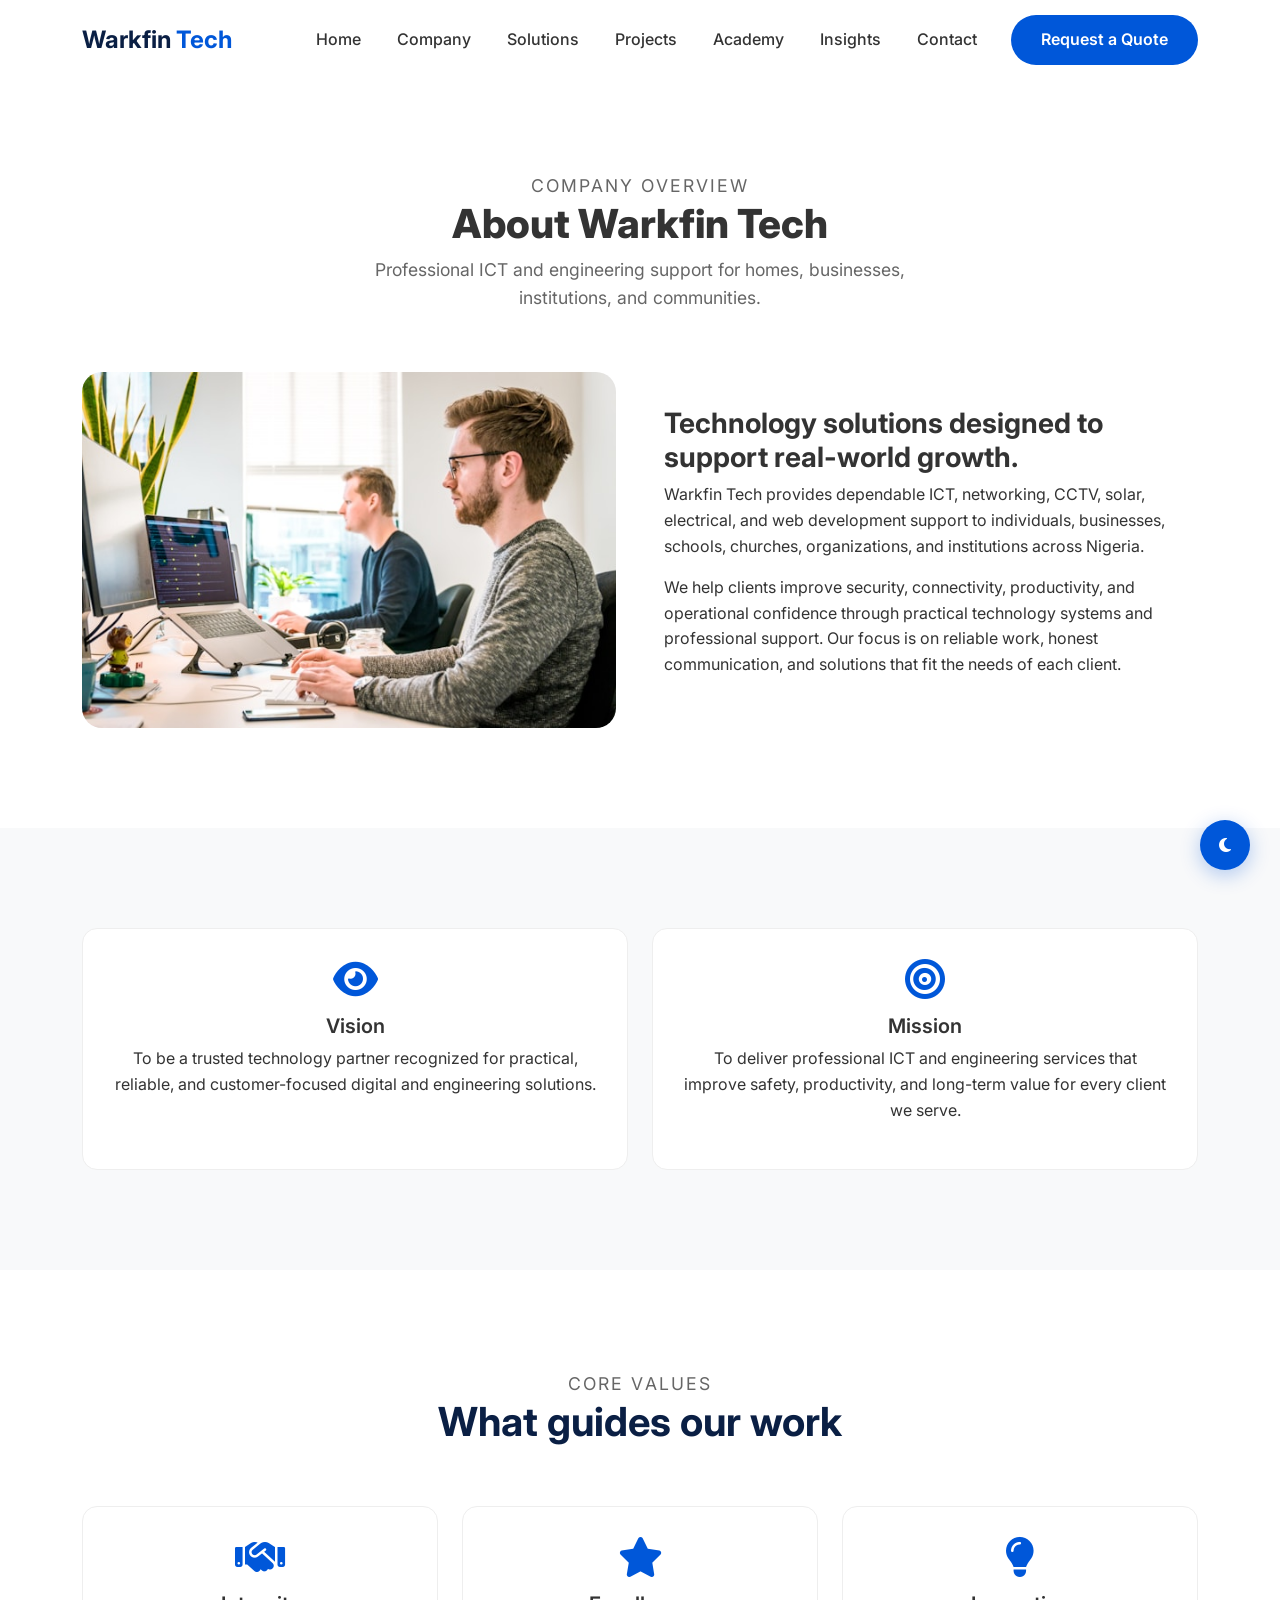
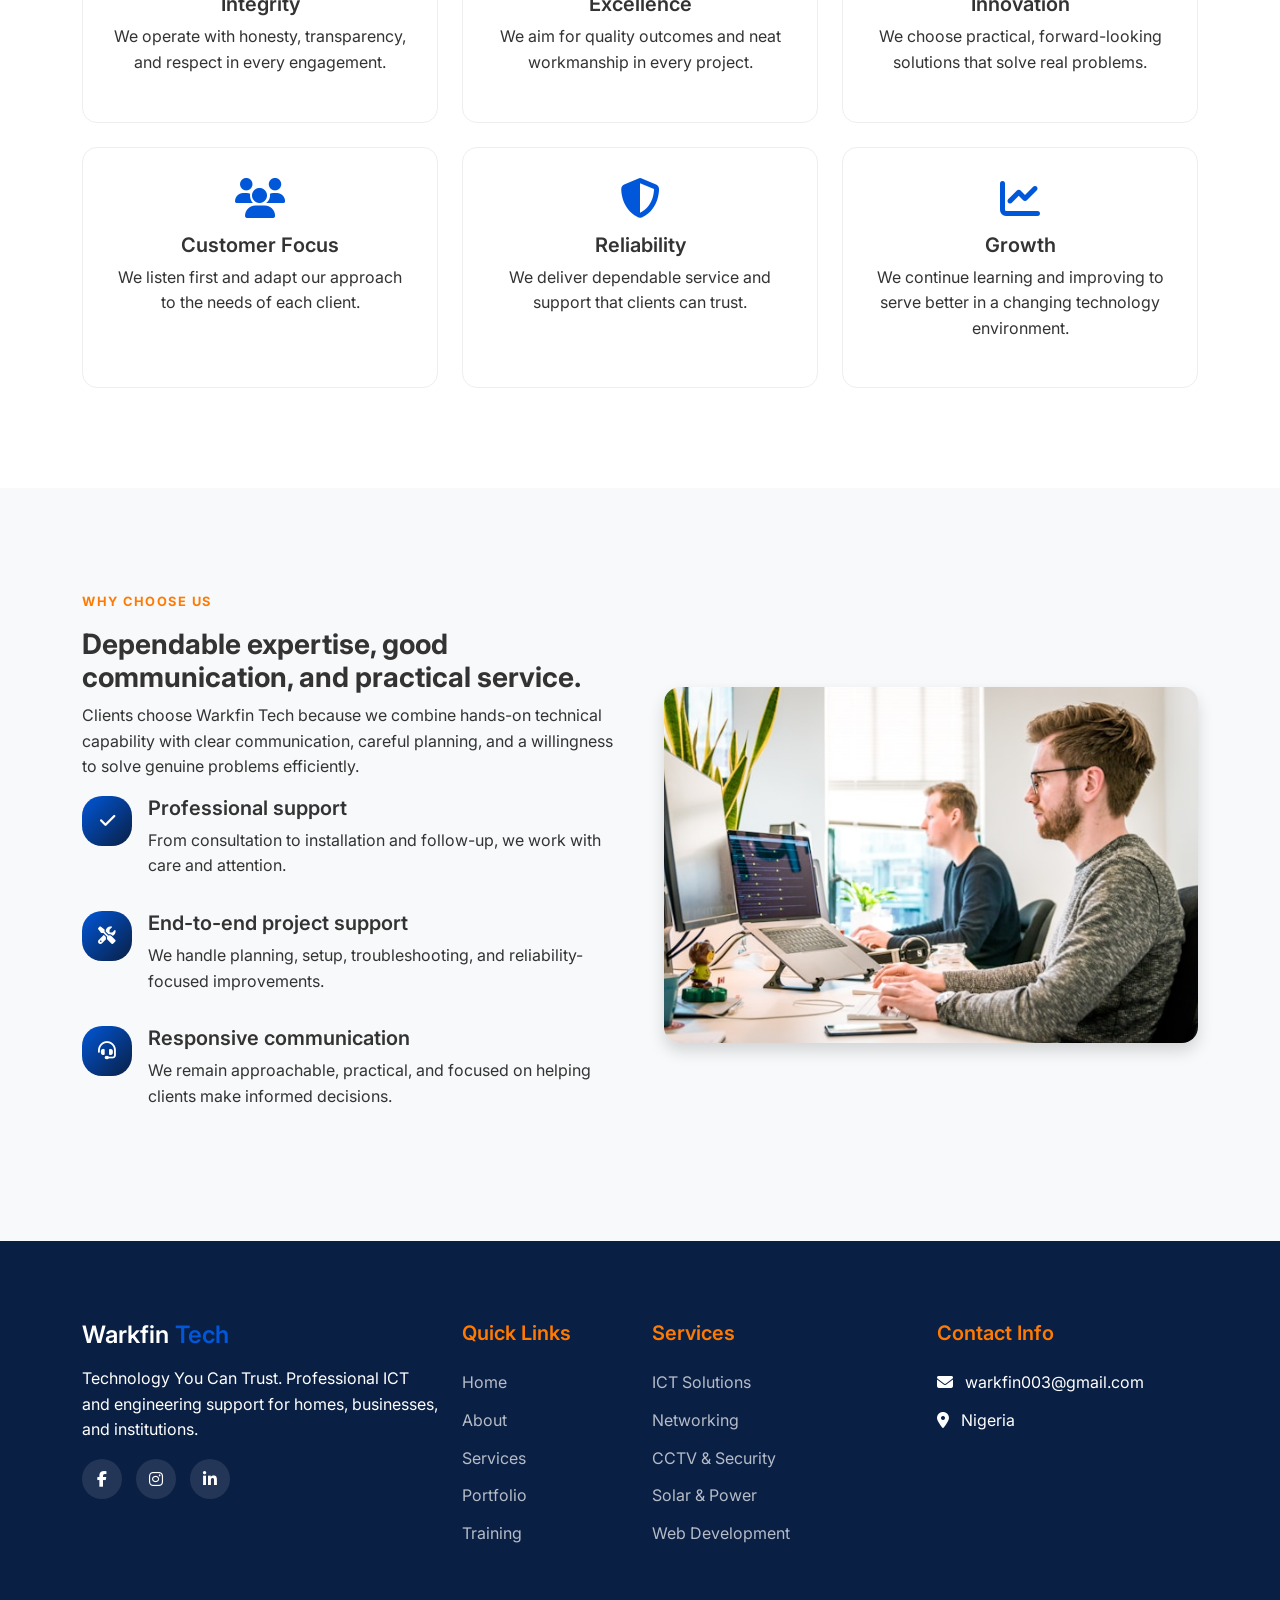
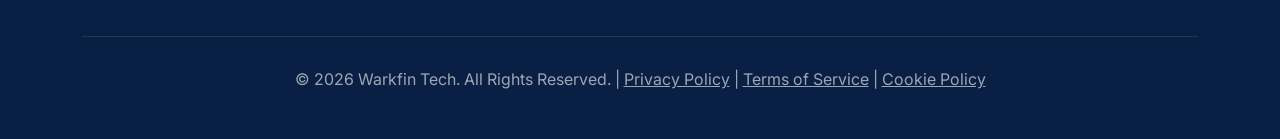
<file: about.html>
<!DOCTYPE html>
<html lang="en">
<head>
    <meta charset="UTF-8">
    <meta name="viewport" content="width=device-width, initial-scale=1.0">
    <meta name="description" content="Learn about Warkfin Tech, our mission, values, and approach to professional ICT and engineering solutions across Nigeria.">
    <title>About Warkfin Tech | Professional ICT & Engineering Solutions</title>
    <link rel="canonical" href="https://warkfin003-source.github.io/Warkfin-Tech/about.html">
    <link rel="icon" href="favicon.svg" type="image/svg+xml">
    <link rel="preconnect" href="https://fonts.googleapis.com">
    <link rel="preconnect" href="https://fonts.gstatic.com" crossorigin>
    <link href="https://fonts.googleapis.com/css2?family=Inter:wght@400;500;600;700;800&display=swap" rel="stylesheet">
    <link rel="stylesheet" href="https://cdn.jsdelivr.net/npm/bootstrap@5.3.2/dist/css/bootstrap.min.css">
    <link rel="stylesheet" href="https://cdnjs.cloudflare.com/ajax/libs/font-awesome/6.4.2/css/all.min.css">
    <link rel="stylesheet" href="STYLE.css">
    <link rel="stylesheet" href="responsive.css">
    <link rel="stylesheet" href="dark-mode.css">
</head>
<body>
    <nav class="navbar navbar-expand-lg fixed-top">
        <div class="container">
            <a class="navbar-brand" href="index.html">Warkfin <span>Tech</span></a>
            <button class="navbar-toggler" type="button" data-bs-toggle="collapse" data-bs-target="#navbarNav" aria-controls="navbarNav" aria-expanded="false" aria-label="Toggle navigation">
                <span class="navbar-toggler-icon"></span>
            </button>
            <div class="collapse navbar-collapse" id="navbarNav">
                <ul class="navbar-nav ms-auto align-items-center">
                    <li class="nav-item"><a class="nav-link" href="index.html">Home</a></li>
                    <li class="nav-item"><a class="nav-link active" href="about.html">Company</a></li>
                    <li class="nav-item"><a class="nav-link" href="services.html">Solutions</a></li>
                    <li class="nav-item"><a class="nav-link" href="portfolio.html">Projects</a></li>
                    <li class="nav-item"><a class="nav-link" href="training.html">Academy</a></li>
                    <li class="nav-item"><a class="nav-link" href="blog.html">Insights</a></li>
                    <li class="nav-item"><a class="nav-link" href="contact.html">Contact</a></li>
                    <li class="nav-item ms-lg-3"><a href="quote.html" class="btn-primary-custom">Request a Quote</a></li>
                </ul>
            </div>
        </div>
    </nav>

    <main>
        <section class="section-padding pt-5 mt-5">
            <div class="container">
                <div class="section-title">
                    <p class="section-kicker">Company Overview</p>
                    <h1>About Warkfin Tech</h1>
                    <p>Professional ICT and engineering support for homes, businesses, institutions, and communities.</p>
                </div>
                <div class="row align-items-center g-5">
                    <div class="col-lg-6">
                        <div class="about-img">
                            <img src="img/Office Workers.jpg" alt="Warkfin Tech professional ICT and engineering support" class="img-fluid rounded-4 shadow">
                        </div>
                    </div>
                    <div class="col-lg-6">
                        <h3>Technology solutions designed to support real-world growth.</h3>
                        <p>Warkfin Tech provides dependable ICT, networking, CCTV, solar, electrical, and web development support to individuals, businesses, schools, churches, organizations, and institutions across Nigeria.</p>
                        <p>We help clients improve security, connectivity, productivity, and operational confidence through practical technology systems and professional support. Our focus is on reliable work, honest communication, and solutions that fit the needs of each client.</p>
                    </div>
                </div>
            </div>
        </section>

        <section class="section-padding bg-light">
            <div class="container">
                <div class="row g-4">
                    <div class="col-md-6">
                        <div class="value-card h-100">
                            <i class="fas fa-eye"></i>
                            <h5>Vision</h5>
                            <p>To be a trusted technology partner recognized for practical, reliable, and customer-focused digital and engineering solutions.</p>
                        </div>
                    </div>
                    <div class="col-md-6">
                        <div class="value-card h-100">
                            <i class="fas fa-bullseye"></i>
                            <h5>Mission</h5>
                            <p>To deliver professional ICT and engineering services that improve safety, productivity, and long-term value for every client we serve.</p>
                        </div>
                    </div>
                </div>
            </div>
        </section>

        <section class="section-padding">
            <div class="container">
                <div class="section-title">
                    <p class="section-kicker">Core Values</p>
                    <h2>What guides our work</h2>
                </div>
                <div class="row g-4">
                    <div class="col-md-4"><div class="value-card h-100"><i class="fas fa-handshake"></i><h5>Integrity</h5><p>We operate with honesty, transparency, and respect in every engagement.</p></div></div>
                    <div class="col-md-4"><div class="value-card h-100"><i class="fas fa-star"></i><h5>Excellence</h5><p>We aim for quality outcomes and neat workmanship in every project.</p></div></div>
                    <div class="col-md-4"><div class="value-card h-100"><i class="fas fa-lightbulb"></i><h5>Innovation</h5><p>We choose practical, forward-looking solutions that solve real problems.</p></div></div>
                    <div class="col-md-4"><div class="value-card h-100"><i class="fas fa-users"></i><h5>Customer Focus</h5><p>We listen first and adapt our approach to the needs of each client.</p></div></div>
                    <div class="col-md-4"><div class="value-card h-100"><i class="fas fa-shield-alt"></i><h5>Reliability</h5><p>We deliver dependable service and support that clients can trust.</p></div></div>
                    <div class="col-md-4"><div class="value-card h-100"><i class="fas fa-chart-line"></i><h5>Growth</h5><p>We continue learning and improving to serve better in a changing technology environment.</p></div></div>
                </div>
            </div>
        </section>

        <section class="section-padding bg-light">
            <div class="container">
                <div class="row align-items-center g-5">
                    <div class="col-lg-6">
                        <p class="section-kicker">Why Choose Us</p>
                        <h3>Dependable expertise, good communication, and practical service.</h3>
                        <p>Clients choose Warkfin Tech because we combine hands-on technical capability with clear communication, careful planning, and a willingness to solve genuine problems efficiently.</p>
                        <div class="d-flex mb-3"><div class="flex-shrink-0"><div class="service-icon" style="width:50px;height:50px;font-size:1.1rem;"><i class="fas fa-check"></i></div></div><div class="flex-grow-1 ms-3"><h5>Professional support</h5><p>From consultation to installation and follow-up, we work with care and attention.</p></div></div>
                        <div class="d-flex mb-3"><div class="flex-shrink-0"><div class="service-icon" style="width:50px;height:50px;font-size:1.1rem;"><i class="fas fa-tools"></i></div></div><div class="flex-grow-1 ms-3"><h5>End-to-end project support</h5><p>We handle planning, setup, troubleshooting, and reliability-focused improvements.</p></div></div>
                        <div class="d-flex mb-3"><div class="flex-shrink-0"><div class="service-icon" style="width:50px;height:50px;font-size:1.1rem;"><i class="fas fa-headset"></i></div></div><div class="flex-grow-1 ms-3"><h5>Responsive communication</h5><p>We remain approachable, practical, and focused on helping clients make informed decisions.</p></div></div>
                    </div>
                    <div class="col-lg-6">
                        <img src="img/Office Workers.jpg" alt="Warkfin Tech professional team and business support" class="img-fluid rounded-4 shadow">
                    </div>
                </div>
            </div>
        </section>
    </main>

    <footer class="footer">
        <div class="container">
            <div class="row">
                <div class="col-lg-4 col-md-6 mb-4">
                    <h4 class="mb-3">Warkfin <span style="color: var(--royal-blue);">Tech</span></h4>
                    <p>Technology You Can Trust. Professional ICT and engineering support for homes, businesses, and institutions.</p>
                    <div class="social-links mt-3">
                        <a href="https://web.facebook.com/emmanuel.adinna.54" class="social-icon" aria-label="Facebook" target="_blank" rel="noopener noreferrer"><i class="fab fa-facebook-f"></i></a>
                        <a href="https://www.instagram.com/warkfin/" class="social-icon" aria-label="Instagram" target="_blank" rel="noopener noreferrer"><i class="fab fa-instagram"></i></a>
                        <a href="https://www.linkedin.com/in/emmanuel-adinna-b373223b4/" class="social-icon" aria-label="LinkedIn" target="_blank" rel="noopener noreferrer"><i class="fab fa-linkedin-in"></i></a>
                        
                    </div>
                </div>
                <div class="col-lg-2 col-md-6 mb-4">
                    <h5>Quick Links</h5>
                    <ul>
                        <li><a href="index.html">Home</a></li>
                        <li><a href="about.html">About</a></li>
                        <li><a href="services.html">Services</a></li>
                        <li><a href="portfolio.html">Portfolio</a></li>
                        <li><a href="training.html">Training</a></li>
                    </ul>
                </div>
                <div class="col-lg-3 col-md-6 mb-4">
                    <h5>Services</h5>
                    <ul>
                        <li><a href="services.html">ICT Solutions</a></li>
                        <li><a href="services.html">Networking</a></li>
                        <li><a href="services.html">CCTV & Security</a></li>
                        <li><a href="services.html">Solar & Power</a></li>
                        <li><a href="services.html">Web Development</a></li>
                    </ul>
                </div>
                <div class="col-lg-3 col-md-6 mb-4">
                    <h5>Contact Info</h5>
                    <ul>
                        <li><i class="fas fa-envelope me-2"></i> warkfin003@gmail.com</li>
                        <li><i class="fas fa-map-marker-alt me-2"></i> Nigeria</li>
                    </ul>
                </div>
            </div>
            <div class="footer-bottom">
                <p>&copy; <span id="currentYear"></span> Warkfin Tech. All Rights Reserved. | <a href="privacy-policy.html" style="color: rgba(255,255,255,0.6);">Privacy Policy</a> | <a href="terms-of-service.html" style="color: rgba(255,255,255,0.6);">Terms of Service</a> | <a href="cookie-policy.html" style="color: rgba(255,255,255,0.6);">Cookie Policy</a></p>
            </div>
        </div>
    </footer>

    <button class="dark-mode-toggle" id="darkModeToggle" title="Toggle Dark Mode" aria-label="Toggle dark mode" aria-pressed="false">
        <i class="fas fa-moon"></i>
    </button>

    <script src="https://cdn.jsdelivr.net/npm/bootstrap@5.3.2/dist/js/bootstrap.bundle.min.js"></script>
    <script src="Main.js" defer></script>
    <script src="dark-mode.js" defer></script>
</body>
</html>
</file>
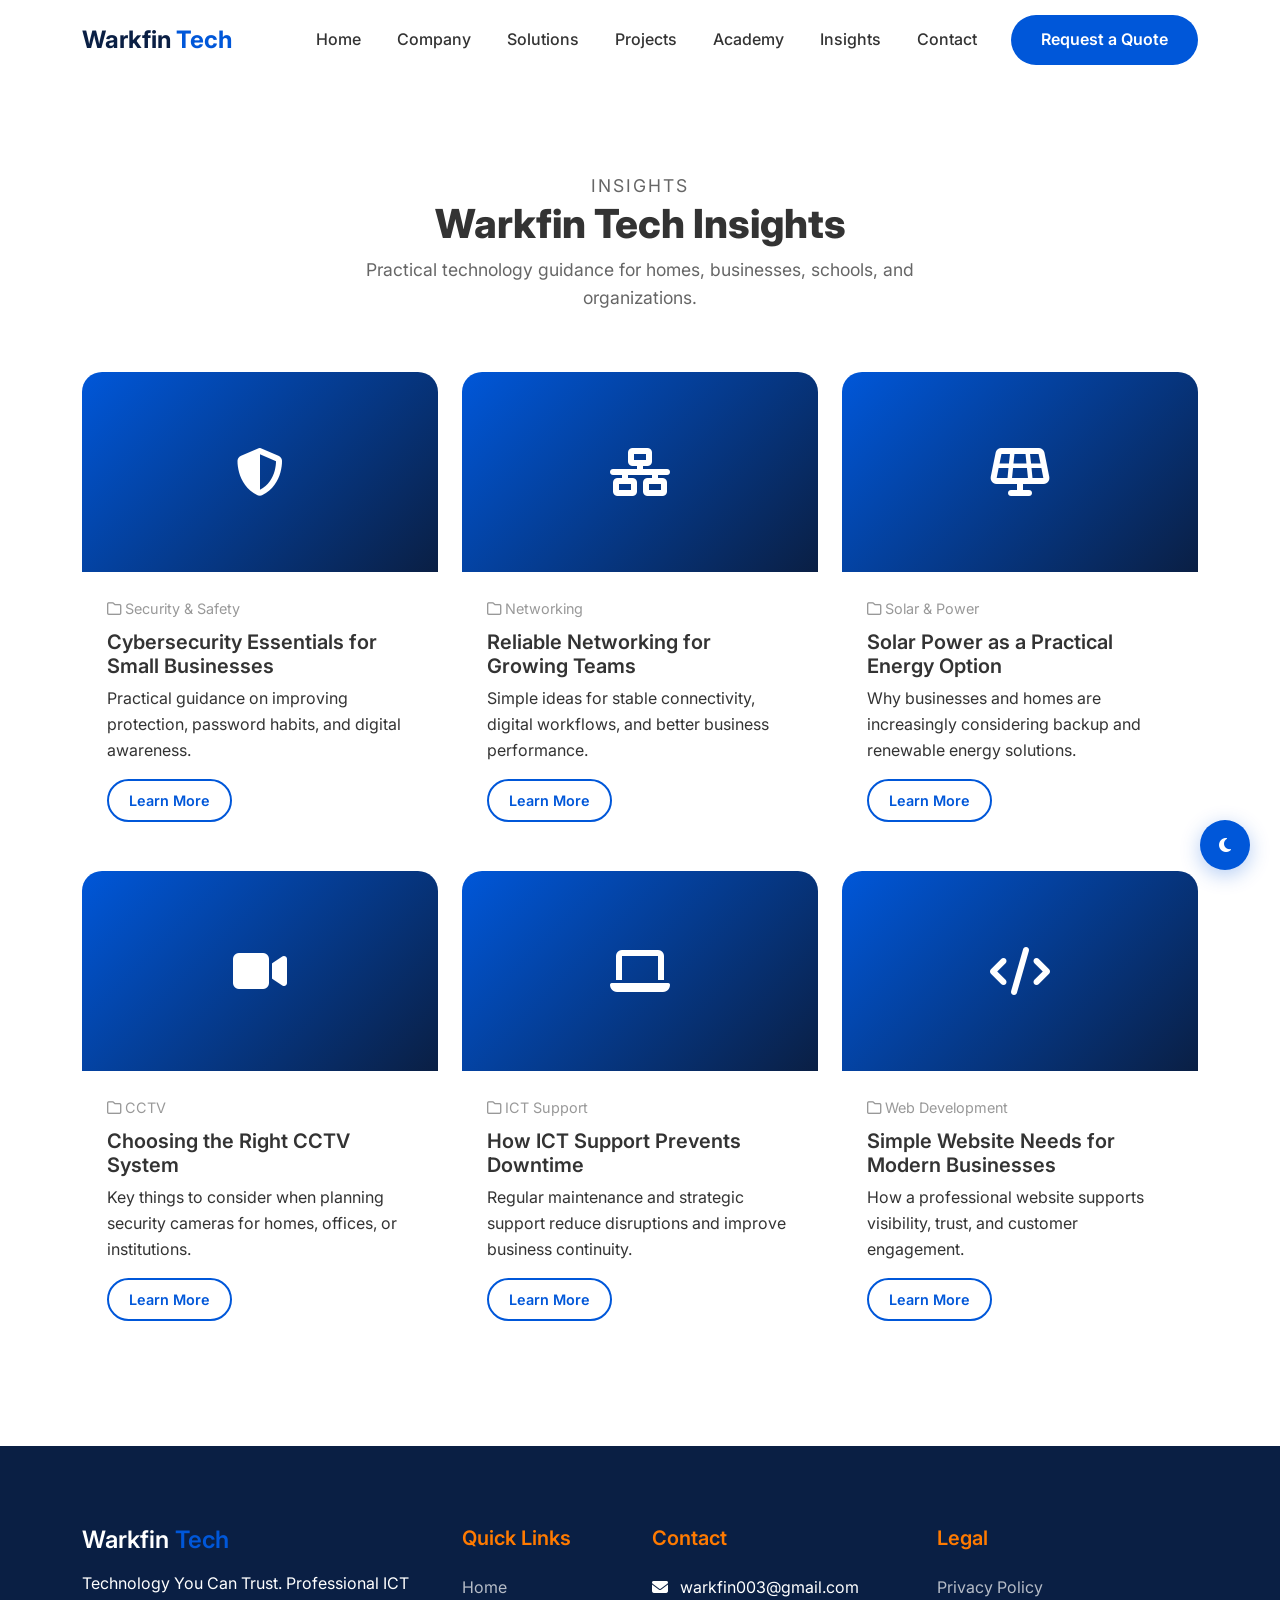
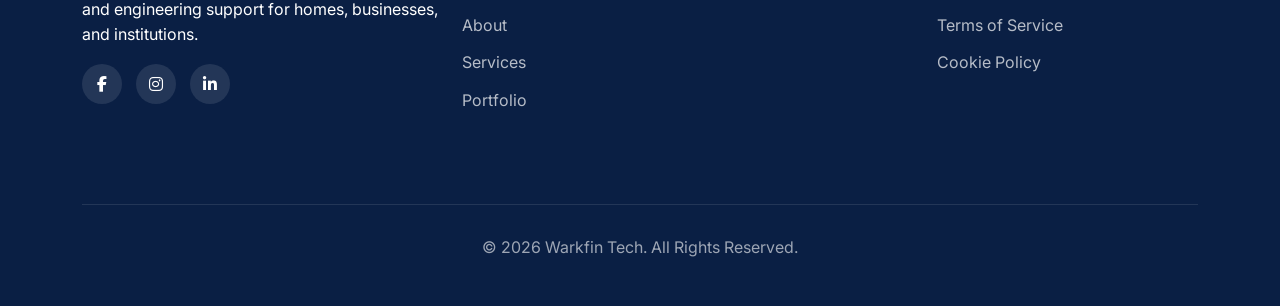
<file: blog.html>
<!DOCTYPE html>
<html lang="en">
<head>
    <meta charset="UTF-8">
    <meta name="viewport" content="width=device-width, initial-scale=1.0">
    <meta name="description" content="Technology insights and educational articles from Warkfin Tech on ICT, networking, CCTV, cybersecurity, solar, and digital skills.">
    <title>Blog | Warkfin Tech</title>
    <link rel="canonical" href="https://warkfin003-source.github.io/Warkfin-Tech/blog.html">
    <link rel="icon" href="favicon.svg" type="image/svg+xml">
    <link rel="preconnect" href="https://fonts.googleapis.com">
    <link rel="preconnect" href="https://fonts.gstatic.com" crossorigin>
    <link href="https://fonts.googleapis.com/css2?family=Inter:wght@400;500;600;700;800&display=swap" rel="stylesheet">
    <link rel="stylesheet" href="https://cdn.jsdelivr.net/npm/bootstrap@5.3.2/dist/css/bootstrap.min.css">
    <link rel="stylesheet" href="https://cdnjs.cloudflare.com/ajax/libs/font-awesome/6.4.2/css/all.min.css">
    <link rel="stylesheet" href="STYLE.css">
    <link rel="stylesheet" href="responsive.css">
    <link rel="stylesheet" href="dark-mode.css">
</head>
<body>
    <nav class="navbar navbar-expand-lg fixed-top">
        <div class="container">
            <a class="navbar-brand" href="index.html">Warkfin <span>Tech</span></a>
            <button class="navbar-toggler" type="button" data-bs-toggle="collapse" data-bs-target="#navbarNav" aria-controls="navbarNav" aria-expanded="false" aria-label="Toggle navigation">
                <span class="navbar-toggler-icon"></span>
            </button>
            <div class="collapse navbar-collapse" id="navbarNav">
                <ul class="navbar-nav ms-auto align-items-center">
                    <li class="nav-item"><a class="nav-link" href="index.html">Home</a></li>
                    <li class="nav-item"><a class="nav-link" href="about.html">Company</a></li>
                    <li class="nav-item"><a class="nav-link" href="services.html">Solutions</a></li>
                    <li class="nav-item"><a class="nav-link" href="portfolio.html">Projects</a></li>
                    <li class="nav-item"><a class="nav-link" href="training.html">Academy</a></li>
                    <li class="nav-item"><a class="nav-link active" href="blog.html">Insights</a></li>
                    <li class="nav-item"><a class="nav-link" href="contact.html">Contact</a></li>
                    <li class="nav-item ms-lg-3"><a href="quote.html" class="btn-primary-custom">Request a Quote</a></li>
                </ul>
            </div>
        </div>
    </nav>

    <main>
        <section class="section-padding pt-5 mt-5">
            <div class="container">
                <div class="section-title">
                    <p class="section-kicker">Insights</p>
                    <h1>Warkfin Tech Insights</h1>
                    <p>Practical technology guidance for homes, businesses, schools, and organizations.</p>
                </div>
                <div class="row g-4">
                    <div class="col-lg-4 col-md-6">
                        <div class="blog-card">
                            <div class="blog-img"><i class="fas fa-shield-alt"></i></div>
                            <div class="blog-content">
                                <div class="blog-meta"><i class="far fa-folder"></i> Security & Safety</div>
                                <h5>Cybersecurity Essentials for Small Businesses</h5>
                                <p>Practical guidance on improving protection, password habits, and digital awareness.</p>
                                <a href="contact.html" class="btn-outline-custom" style="padding: 8px 20px; font-size: 0.9rem;">Learn More</a>
                            </div>
                        </div>
                    </div>
                    <div class="col-lg-4 col-md-6">
                        <div class="blog-card">
                            <div class="blog-img"><i class="fas fa-network-wired"></i></div>
                            <div class="blog-content">
                                <div class="blog-meta"><i class="far fa-folder"></i> Networking</div>
                                <h5>Reliable Networking for Growing Teams</h5>
                                <p>Simple ideas for stable connectivity, digital workflows, and better business performance.</p>
                                <a href="contact.html" class="btn-outline-custom" style="padding: 8px 20px; font-size: 0.9rem;">Learn More</a>
                            </div>
                        </div>
                    </div>
                    <div class="col-lg-4 col-md-6">
                        <div class="blog-card">
                            <div class="blog-img"><i class="fas fa-solar-panel"></i></div>
                            <div class="blog-content">
                                <div class="blog-meta"><i class="far fa-folder"></i> Solar & Power</div>
                                <h5>Solar Power as a Practical Energy Option</h5>
                                <p>Why businesses and homes are increasingly considering backup and renewable energy solutions.</p>
                                <a href="contact.html" class="btn-outline-custom" style="padding: 8px 20px; font-size: 0.9rem;">Learn More</a>
                            </div>
                        </div>
                    </div>
                    <div class="col-lg-4 col-md-6">
                        <div class="blog-card">
                            <div class="blog-img"><i class="fas fa-video"></i></div>
                            <div class="blog-content">
                                <div class="blog-meta"><i class="far fa-folder"></i> CCTV</div>
                                <h5>Choosing the Right CCTV System</h5>
                                <p>Key things to consider when planning security cameras for homes, offices, or institutions.</p>
                                <a href="contact.html" class="btn-outline-custom" style="padding: 8px 20px; font-size: 0.9rem;">Learn More</a>
                            </div>
                        </div>
                    </div>
                    <div class="col-lg-4 col-md-6">
                        <div class="blog-card">
                            <div class="blog-img"><i class="fas fa-laptop"></i></div>
                            <div class="blog-content">
                                <div class="blog-meta"><i class="far fa-folder"></i> ICT Support</div>
                                <h5>How ICT Support Prevents Downtime</h5>
                                <p>Regular maintenance and strategic support reduce disruptions and improve business continuity.</p>
                                <a href="contact.html" class="btn-outline-custom" style="padding: 8px 20px; font-size: 0.9rem;">Learn More</a>
                            </div>
                        </div>
                    </div>
                    <div class="col-lg-4 col-md-6">
                        <div class="blog-card">
                            <div class="blog-img"><i class="fas fa-code"></i></div>
                            <div class="blog-content">
                                <div class="blog-meta"><i class="far fa-folder"></i> Web Development</div>
                                <h5>Simple Website Needs for Modern Businesses</h5>
                                <p>How a professional website supports visibility, trust, and customer engagement.</p>
                                <a href="contact.html" class="btn-outline-custom" style="padding: 8px 20px; font-size: 0.9rem;">Learn More</a>
                            </div>
                        </div>
                    </div>
                </div>
            </div>
        </section>
    </main>

    <footer class="footer">
        <div class="container">
            <div class="row">
                <div class="col-lg-4 col-md-6 mb-4"><h4 class="mb-3">Warkfin <span style="color: var(--royal-blue);">Tech</span></h4><p>Technology You Can Trust. Professional ICT and engineering support for homes, businesses, and institutions.</p>
                    <div class="social-links mt-3" aria-label="Warkfin Tech social media">
    <a href="https://web.facebook.com/emmanuel.adinna.54" class="social-icon" aria-label="Facebook" target="_blank" rel="noopener noreferrer"><i class="fab fa-facebook-f"></i></a>
    <a href="https://www.instagram.com/warkfin/" class="social-icon" aria-label="Instagram" target="_blank" rel="noopener noreferrer"><i class="fab fa-instagram"></i></a>
    <a href="https://www.linkedin.com/in/emmanuel-adinna-b373223b4/" class="social-icon" aria-label="LinkedIn" target="_blank" rel="noopener noreferrer"><i class="fab fa-linkedin-in"></i></a>
</div></div>
                <div class="col-lg-2 col-md-6 mb-4"><h5>Quick Links</h5><ul><li><a href="index.html">Home</a></li><li><a href="about.html">About</a></li><li><a href="services.html">Services</a></li><li><a href="portfolio.html">Portfolio</a></li></ul></div>
                <div class="col-lg-3 col-md-6 mb-4"><h5>Contact</h5><ul><li><i class="fas fa-envelope me-2"></i> warkfin003@gmail.com</li></ul></div>
                <div class="col-lg-3 col-md-6 mb-4"><h5>Legal</h5><ul><li><a href="privacy-policy.html">Privacy Policy</a></li><li><a href="terms-of-service.html">Terms of Service</a></li><li><a href="cookie-policy.html">Cookie Policy</a></li></ul></div>
            </div>
            <div class="footer-bottom"><p>&copy; <span id="currentYear"></span> Warkfin Tech. All Rights Reserved.</p></div>
        </div>
    </footer>

    <button class="dark-mode-toggle" id="darkModeToggle" title="Toggle Dark Mode" aria-label="Toggle dark mode" aria-pressed="false">
        <i class="fas fa-moon"></i>
    </button>

    <script src="https://cdn.jsdelivr.net/npm/bootstrap@5.3.2/dist/js/bootstrap.bundle.min.js"></script>
    <script src="Main.js" defer></script>
    <script src="dark-mode.js" defer></script>
</body>
</html>
</file>
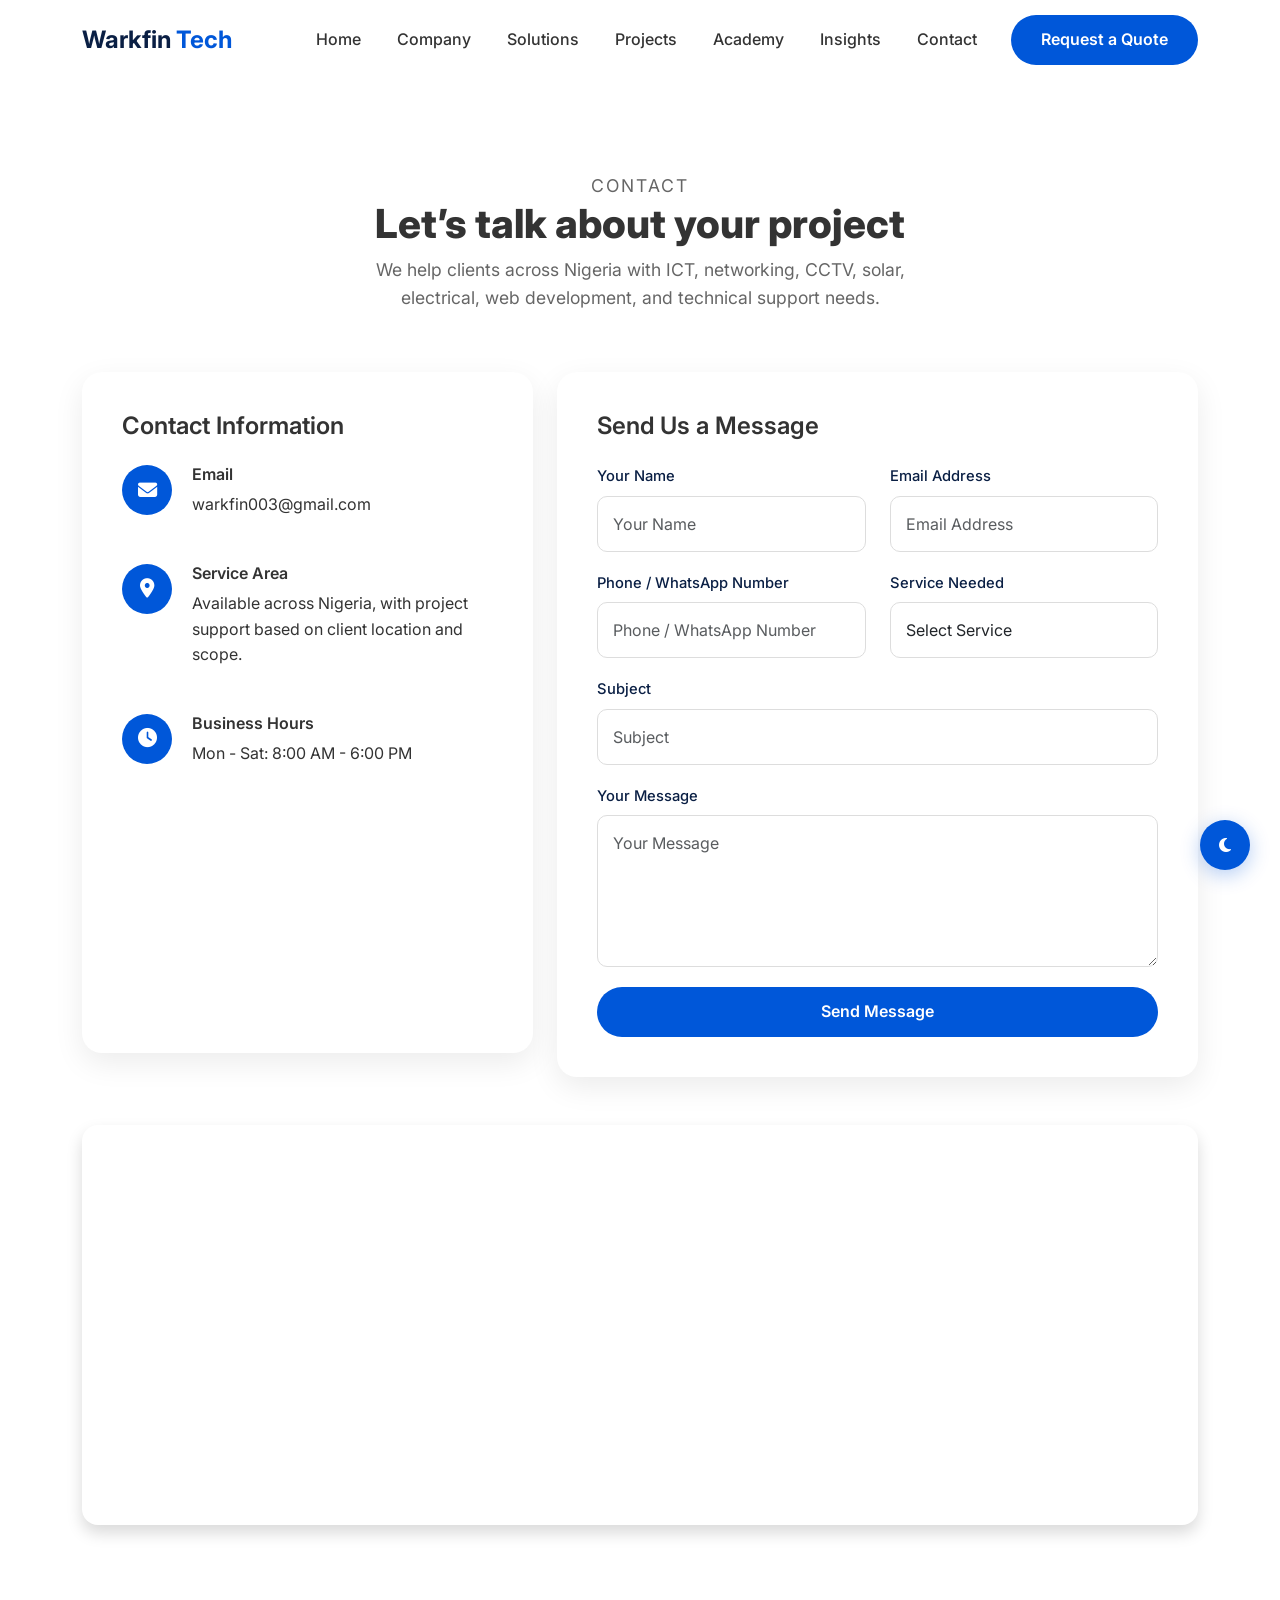
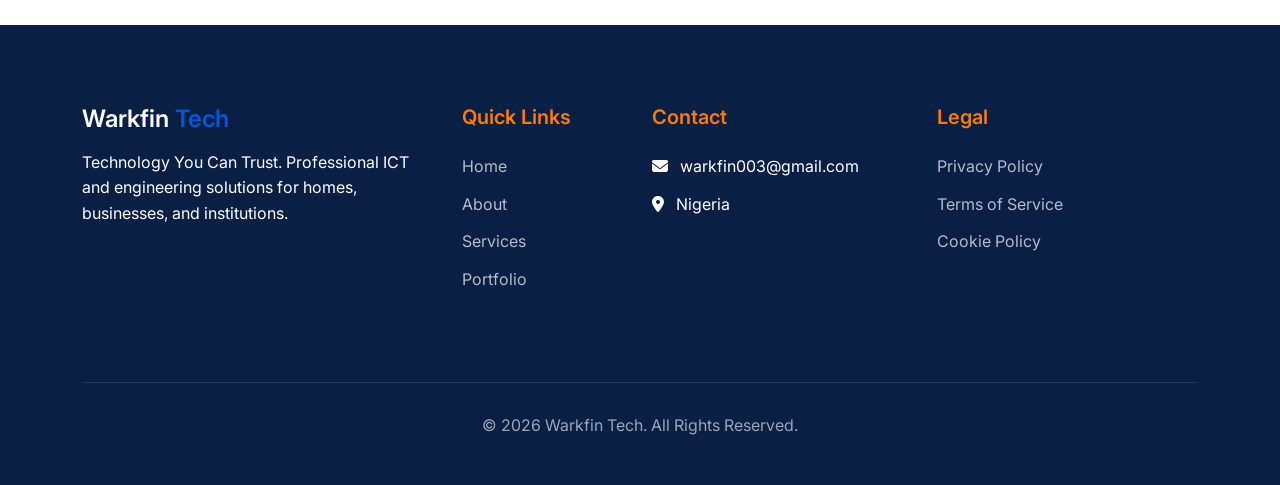
<file: contact.html>
<!DOCTYPE html>
<html lang="en">
<head>
    <meta charset="UTF-8">
    <meta name="viewport" content="width=device-width, initial-scale=1.0">
    <meta name="description" content="Contact Warkfin Tech for ICT support, networking, CCTV, solar, electrical, web development, and training services.">
    <title>Contact Warkfin Tech | Request a Consultation</title>
    <link rel="canonical" href="https://warkfin003-source.github.io/Warkfin-Tech/contact.html">
    <link rel="icon" href="favicon.svg" type="image/svg+xml">
    <link rel="preconnect" href="https://fonts.googleapis.com">
    <link rel="preconnect" href="https://fonts.gstatic.com" crossorigin>
    <link href="https://fonts.googleapis.com/css2?family=Inter:wght@400;500;600;700;800&display=swap" rel="stylesheet">
    <link rel="stylesheet" href="https://cdn.jsdelivr.net/npm/bootstrap@5.3.2/dist/css/bootstrap.min.css">
    <link rel="stylesheet" href="https://cdnjs.cloudflare.com/ajax/libs/font-awesome/6.4.2/css/all.min.css">
    <link rel="stylesheet" href="STYLE.css">
    <link rel="stylesheet" href="responsive.css">
    <link rel="stylesheet" href="dark-mode.css">
</head>
<body>
    <nav class="navbar navbar-expand-lg fixed-top">
        <div class="container">
            <a class="navbar-brand" href="index.html">Warkfin <span>Tech</span></a>
            <button class="navbar-toggler" type="button" data-bs-toggle="collapse" data-bs-target="#navbarNav" aria-controls="navbarNav" aria-expanded="false" aria-label="Toggle navigation">
                <span class="navbar-toggler-icon"></span>
            </button>
            <div class="collapse navbar-collapse" id="navbarNav">
                <ul class="navbar-nav ms-auto align-items-center">
                    <li class="nav-item"><a class="nav-link" href="index.html">Home</a></li>
                    <li class="nav-item"><a class="nav-link" href="about.html">Company</a></li>
                    <li class="nav-item"><a class="nav-link" href="services.html">Solutions</a></li>
                    <li class="nav-item"><a class="nav-link" href="portfolio.html">Projects</a></li>
                    <li class="nav-item"><a class="nav-link" href="training.html">Academy</a></li>
                    <li class="nav-item"><a class="nav-link" href="blog.html">Insights</a></li>
                    <li class="nav-item"><a class="nav-link active" href="contact.html">Contact</a></li>
                    <li class="nav-item ms-lg-3"><a href="quote.html" class="btn-primary-custom">Request a Quote</a></li>
                </ul>
            </div>
        </div>
    </nav>

    <main>
        <section class="section-padding pt-5 mt-5">
            <div class="container">
                <div class="section-title">
                    <p class="section-kicker">Contact</p>
                    <h1>Let’s talk about your project</h1>
                    <p>We help clients across Nigeria with ICT, networking, CCTV, solar, electrical, web development, and technical support needs.</p>
                </div>

                <div class="row">
                    <div class="col-lg-5 mb-4">
                        <div class="contact-info-box">
                            <h4 class="mb-4">Contact Information</h4>
                            <div class="contact-info-item"><i class="fas fa-envelope"></i><div><h6>Email</h6><p>warkfin003@gmail.com</p></div></div>
                            <div class="contact-info-item"><i class="fas fa-map-marker-alt"></i><div><h6>Service Area</h6><p>Available across Nigeria, with project support based on client location and scope.</p></div></div>
                            <div class="contact-info-item"><i class="fas fa-clock"></i><div><h6>Business Hours</h6><p>Mon - Sat: 8:00 AM - 6:00 PM</p></div></div>
                            <div class="social-links mt-4">
                                <a href="https://web.facebook.com/emmanuel.adinna.54" class="social-icon" aria-label="Facebook" target="_blank" rel="noopener noreferrer"><i class="fab fa-facebook-f"></i></a>
                                <a href="https://www.instagram.com/warkfin/" class="social-icon" aria-label="Instagram" target="_blank" rel="noopener noreferrer"><i class="fab fa-instagram"></i></a>
                                <a href="https://www.linkedin.com/in/emmanuel-adinna-b373223b4/" class="social-icon" aria-label="LinkedIn" target="_blank" rel="noopener noreferrer"><i class="fab fa-linkedin-in"></i></a>
                                
                            </div>
                        </div>
                    </div>
                    <div class="col-lg-7">
                        <div class="contact-form">
                            <h4 class="mb-4">Send Us a Message</h4>
                            <form id="contactForm" data-form-endpoint="https://formspree.io/f/xgawyalg" method="post">
                                <input type="hidden" name="form_type" value="contact">
                                <div class="honeypot-field" aria-hidden="true">
                                    <label for="contactWebsite">Website</label>
                                    <input id="contactWebsite" type="text" name="website" tabindex="-1" autocomplete="off">
                                </div>
                                <div class="row">
                                    <div class="col-md-6"><label class="form-label" for="contactName">Your Name</label><input id="contactName" type="text" class="form-control" name="name" placeholder="Your Name" required></div>
                                    <div class="col-md-6"><label class="form-label" for="contactEmail">Email Address</label><input id="contactEmail" type="email" class="form-control" name="email" placeholder="Email Address" required></div>
                                </div>
                                <div class="row">
                                    <div class="col-md-6"><label class="form-label" for="contactPhone">Phone / WhatsApp Number</label><input id="contactPhone" type="tel" class="form-control" name="phone" placeholder="Phone / WhatsApp Number"></div>
                                    <div class="col-md-6"><label class="form-label" for="contactService">Service Needed</label><select id="contactService" class="form-control" name="service"><option value="">Select Service</option><option>ICT Solutions</option><option>Networking</option><option>CCTV Installation</option><option>Solar Power</option><option>Electrical</option><option>Web Development</option><option>Graphic Design</option><option>Video Production &amp; Editing</option><option>Training</option></select></div>
                                </div>
                                <label class="form-label" for="contactSubject">Subject</label><input id="contactSubject" type="text" class="form-control" name="subject" placeholder="Subject">
                                <label class="form-label" for="contactMessage">Your Message</label><textarea id="contactMessage" class="form-control" name="message" rows="5" placeholder="Your Message" required></textarea>
                                <button type="submit" class="btn-primary-custom w-100">Send Message</button>
                                <p class="form-feedback" aria-live="polite"></p>
                            </form>
                        </div>
                    </div>
                </div>

                <div class="row mt-5">
                    <div class="col-12">
                        <div class="rounded-4 overflow-hidden shadow" style="height: 400px;">
                            <iframe src="https://www.google.com/maps?q=University%20of%20Calabar%2C%20Calabar%2C%20Nigeria&output=embed" width="100%" height="100%" style="border:0;" allowfullscreen="" loading="lazy" referrerpolicy="no-referrer-when-downgrade" allowfullscreen title="Warkfin Tech location map"></iframe>
                        </div>
                    </div>
                </div>
            </div>
        </section>
    </main>

    <footer class="footer">
        <div class="container">
            <div class="row">
                <div class="col-lg-4 col-md-6 mb-4"><h4 class="mb-3">Warkfin <span style="color: var(--royal-blue);">Tech</span></h4><p>Technology You Can Trust. Professional ICT and engineering solutions for homes, businesses, and institutions.</p></div>
                <div class="col-lg-2 col-md-6 mb-4"><h5>Quick Links</h5><ul><li><a href="index.html">Home</a></li><li><a href="about.html">About</a></li><li><a href="services.html">Services</a></li><li><a href="portfolio.html">Portfolio</a></li></ul></div>
                <div class="col-lg-3 col-md-6 mb-4"><h5>Contact</h5><ul><li><i class="fas fa-envelope me-2"></i> warkfin003@gmail.com</li><li><i class="fas fa-map-marker-alt me-2"></i> Nigeria</li></ul></div>
                <div class="col-lg-3 col-md-6 mb-4"><h5>Legal</h5><ul><li><a href="privacy-policy.html">Privacy Policy</a></li><li><a href="terms-of-service.html">Terms of Service</a></li><li><a href="cookie-policy.html">Cookie Policy</a></li></ul></div>
            </div>
            <div class="footer-bottom"><p>&copy; <span id="currentYear"></span> Warkfin Tech. All Rights Reserved.</p></div>
        </div>
    </footer>



    <button class="dark-mode-toggle" id="darkModeToggle" title="Toggle Dark Mode" aria-label="Toggle dark mode" aria-pressed="false">
        <i class="fas fa-moon"></i>
    </button>

    <script src="https://cdn.jsdelivr.net/npm/bootstrap@5.3.2/dist/js/bootstrap.bundle.min.js"></script>
    <script src="Main.js" defer></script>
    <script src="forms.js" defer></script>
    <script src="dark-mode.js" defer></script>
</body>
</html>
</file>
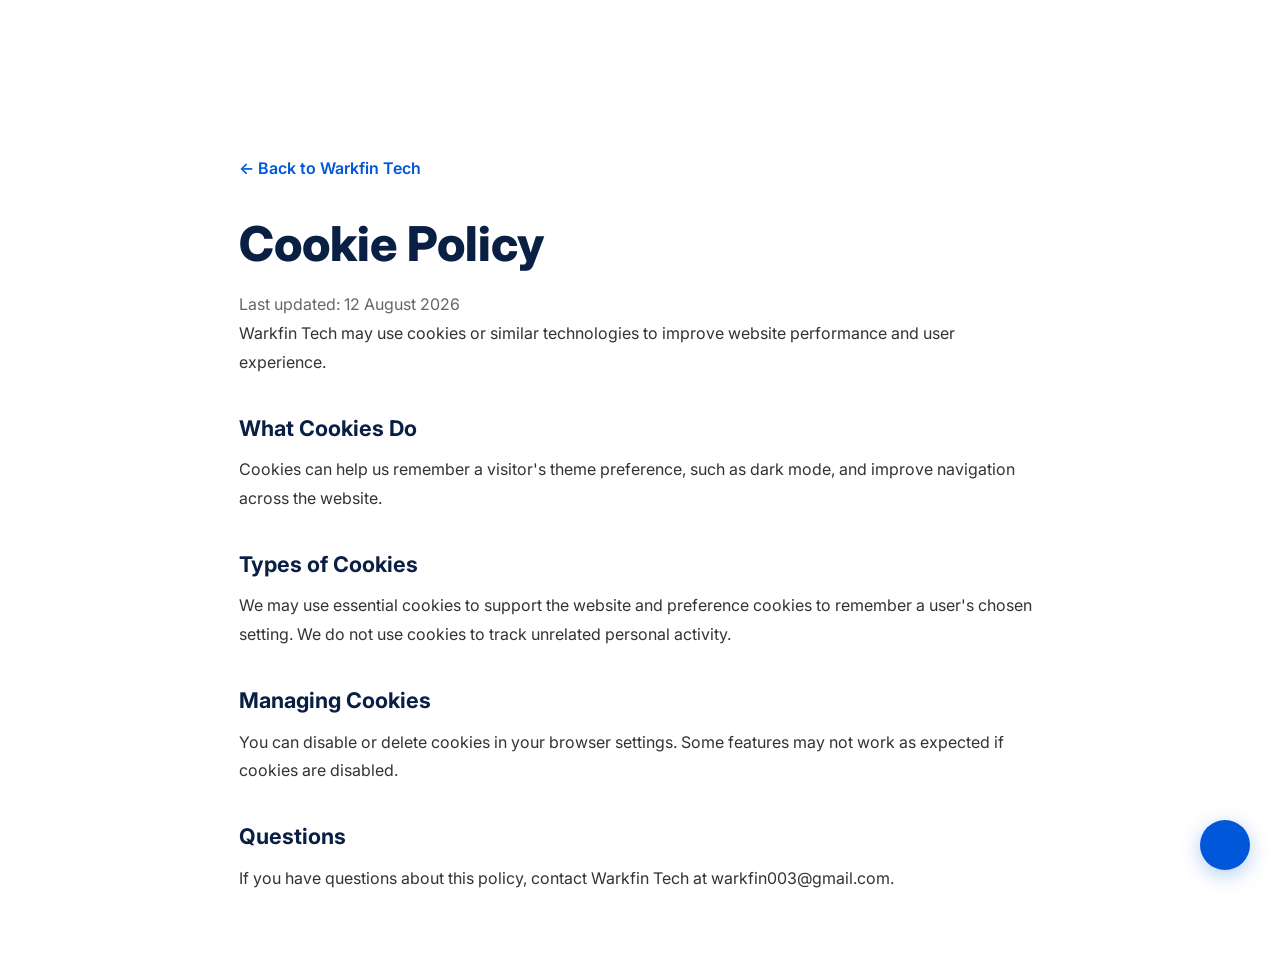
<file: cookie-policy.html>
<!DOCTYPE html>
<html lang="en">
<head>
    <meta charset="UTF-8">
    <meta name="viewport" content="width=device-width, initial-scale=1.0">
    <meta name="description" content="Warkfin Tech cookie policy explaining how cookies and similar technologies are used on this website.">
    <title>Cookie Policy | Warkfin Tech</title>
    <link rel="canonical" href="https://warkfin003-source.github.io/Warkfin-Tech/cookie-policy.html">
    <link rel="icon" href="favicon.svg" type="image/svg+xml">
    <link rel="preconnect" href="https://fonts.googleapis.com">
    <link rel="preconnect" href="https://fonts.gstatic.com" crossorigin>
    <link href="https://fonts.googleapis.com/css2?family=Inter:wght@400;500;600;700;800&display=swap" rel="stylesheet">
    <link rel="stylesheet" href="STYLE.css">
    <link rel="stylesheet" href="dark-mode.css">
</head>
<body>
    <main class="legal-page">
        <a class="legal-back" href="index.html">&larr; Back to Warkfin Tech</a>
        <h1>Cookie Policy</h1>
        <p class="legal-date">Last updated: 12 August 2026</p>

        <p>Warkfin Tech may use cookies or similar technologies to improve website performance and user experience.</p>

        <h2>What Cookies Do</h2>
        <p>Cookies can help us remember a visitor&apos;s theme preference, such as dark mode, and improve navigation across the website.</p>

        <h2>Types of Cookies</h2>
        <p>We may use essential cookies to support the website and preference cookies to remember a user&apos;s chosen setting. We do not use cookies to track unrelated personal activity.</p>

        <h2>Managing Cookies</h2>
        <p>You can disable or delete cookies in your browser settings. Some features may not work as expected if cookies are disabled.</p>

        <h2>Questions</h2>
        <p>If you have questions about this policy, contact Warkfin Tech at warkfin003@gmail.com.</p>
    </main>
    <button class="dark-mode-toggle" id="darkModeToggle" title="Toggle Dark Mode" aria-label="Toggle dark mode" aria-pressed="false"><i class="fas fa-moon"></i></button>
    <script src="dark-mode.js" defer></script>
</body>
</html>
</file>
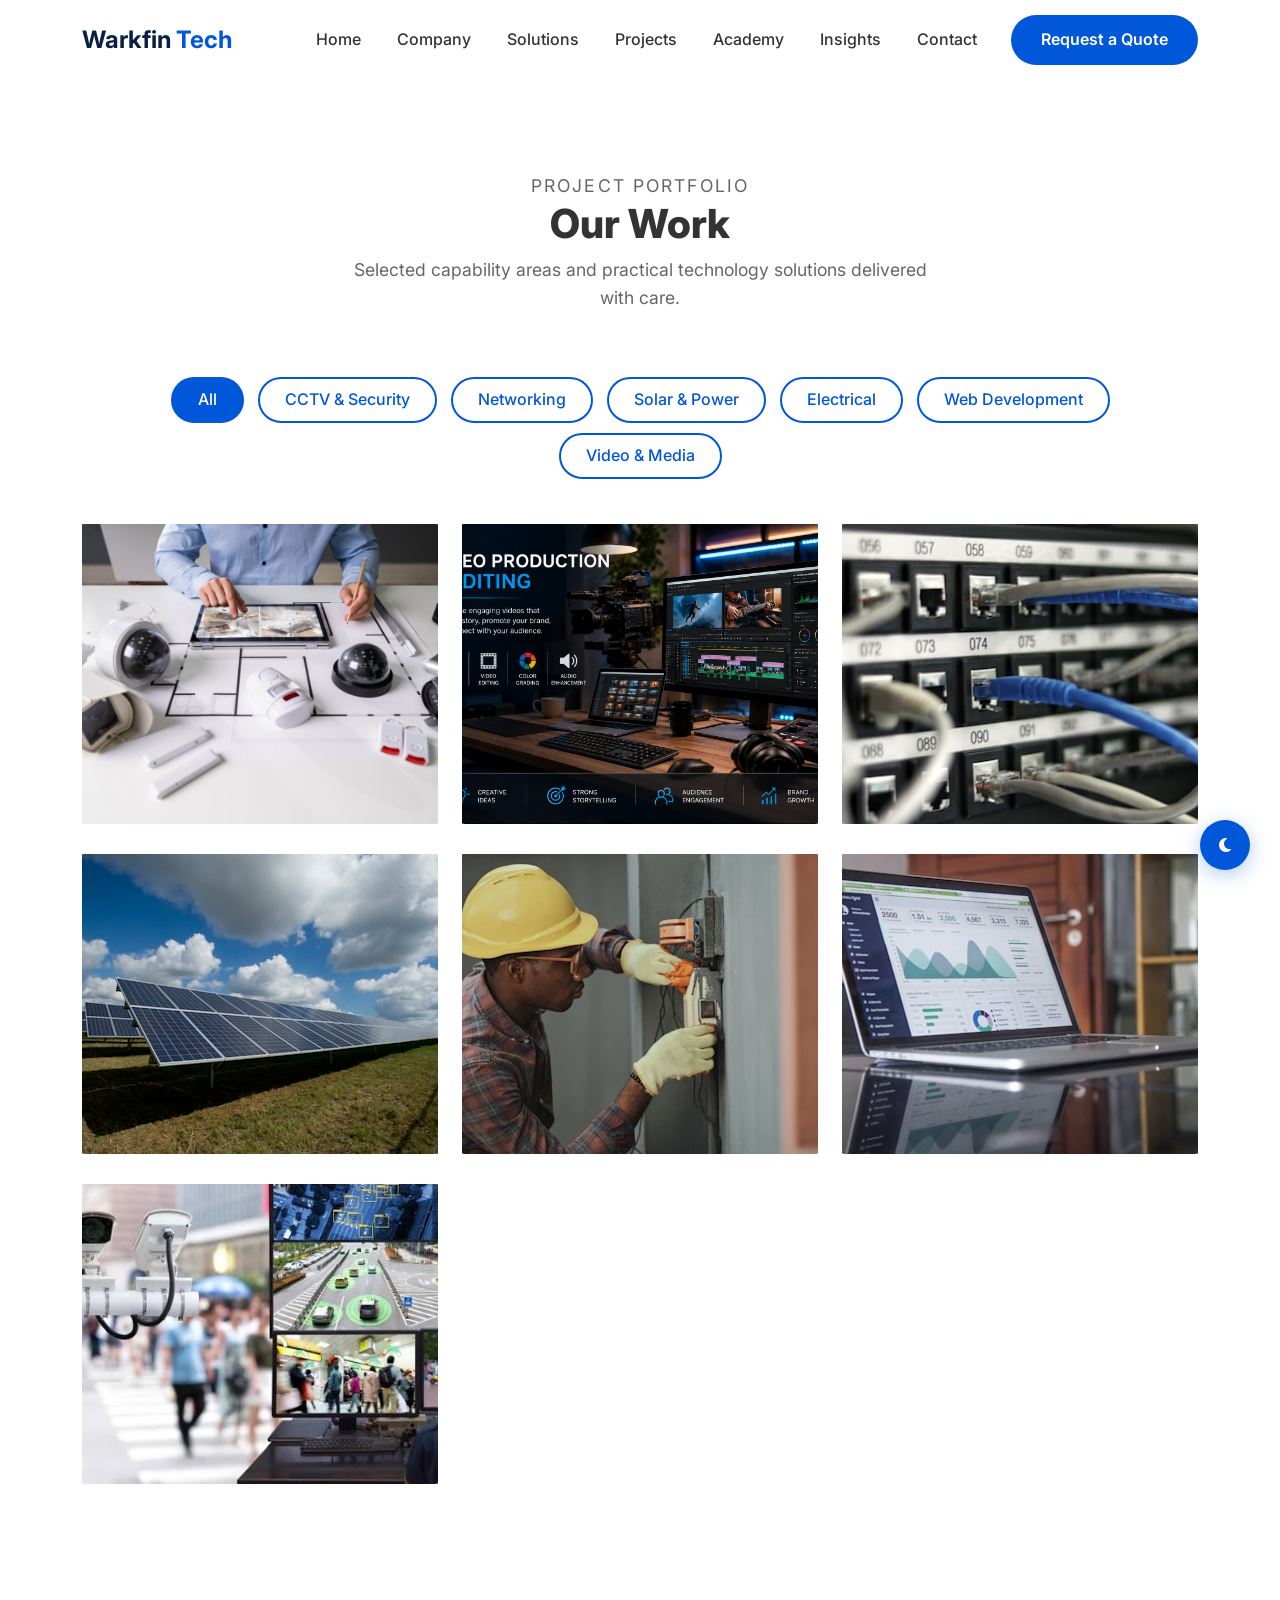
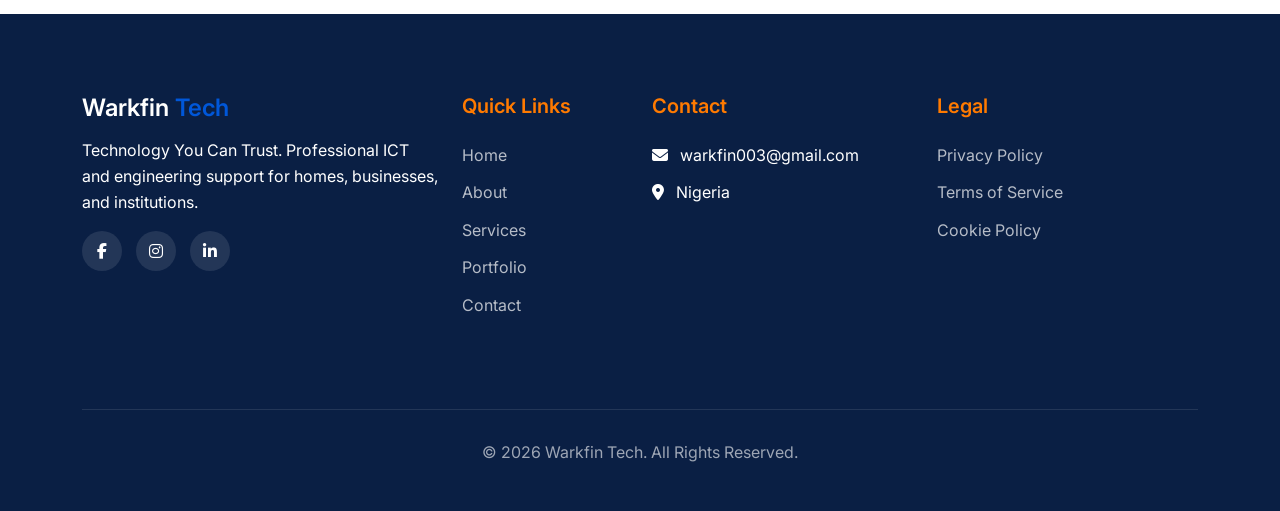
<file: portfolio.html>
<!DOCTYPE html>
<html lang="en">
<head>
    <meta charset="UTF-8">
    <meta name="viewport" content="width=device-width, initial-scale=1.0">
    <meta name="description" content="View Warkfin Tech project categories including CCTV, networking, solar, electrical, web design, and technical service work.">
    <title>Portfolio | Warkfin Tech</title>
    <link rel="canonical" href="https://warkfin003-source.github.io/Warkfin-Tech/portfolio.html">
    <link rel="icon" href="favicon.svg" type="image/svg+xml">
    <link rel="preconnect" href="https://fonts.googleapis.com">
    <link rel="preconnect" href="https://fonts.gstatic.com" crossorigin>
    <link href="https://fonts.googleapis.com/css2?family=Inter:wght@400;500;600;700;800&display=swap" rel="stylesheet">
    <link rel="stylesheet" href="https://cdn.jsdelivr.net/npm/bootstrap@5.3.2/dist/css/bootstrap.min.css">
    <link rel="stylesheet" href="https://cdnjs.cloudflare.com/ajax/libs/font-awesome/6.4.2/css/all.min.css">
    <link rel="stylesheet" href="STYLE.css">
    <link rel="stylesheet" href="responsive.css">
    <link rel="stylesheet" href="dark-mode.css">
</head>
<body>
    <nav class="navbar navbar-expand-lg fixed-top">
        <div class="container">
            <a class="navbar-brand" href="index.html">Warkfin <span>Tech</span></a>
            <button class="navbar-toggler" type="button" data-bs-toggle="collapse" data-bs-target="#navbarNav" aria-controls="navbarNav" aria-expanded="false" aria-label="Toggle navigation">
                <span class="navbar-toggler-icon"></span>
            </button>
            <div class="collapse navbar-collapse" id="navbarNav">
                <ul class="navbar-nav ms-auto align-items-center">
                    <li class="nav-item"><a class="nav-link" href="index.html">Home</a></li>
                    <li class="nav-item"><a class="nav-link" href="about.html">Company</a></li>
                    <li class="nav-item"><a class="nav-link" href="services.html">Solutions</a></li>
                    <li class="nav-item"><a class="nav-link active" href="portfolio.html">Projects</a></li>
                    <li class="nav-item"><a class="nav-link" href="training.html">Academy</a></li>
                    <li class="nav-item"><a class="nav-link" href="blog.html">Insights</a></li>
                    <li class="nav-item"><a class="nav-link" href="contact.html">Contact</a></li>
                    <li class="nav-item ms-lg-3"><a href="quote.html" class="btn-primary-custom">Request a Quote</a></li>
                </ul>
            </div>
        </div>
    </nav>

    <main>
        <section class="section-padding pt-5 mt-5">
            <div class="container">
                <div class="section-title">
                    <p class="section-kicker">Project Portfolio</p>
                    <h1>Our Work</h1>
                    <p>Selected capability areas and practical technology solutions delivered with care.</p>
                </div>

                <div class="portfolio-filter">
                    <button class="active" data-filter="all">All</button>
                    <button data-filter="cctv">CCTV & Security</button>
                    <button data-filter="networking">Networking</button>
                    <button data-filter="solar">Solar & Power</button>
                    <button data-filter="electrical">Electrical</button>
                    <button data-filter="web">Web Development</button>
                    <button data-filter="video">Video &amp; Media</button>
                </div>

                <div class="row" id="portfolio-grid">
                    <div class="col-lg-4 col-md-6 portfolio-item" data-category="cctv">
                        <img src="img/CCTV Project.jpeg" alt="CCTV and security system installation capability">
                        <div class="portfolio-overlay">
                            <h5>CCTV & Security Systems</h5>
                            <p><i class="fas fa-map-marker-alt"></i> Project location available on request</p>
                            <p class="small">Professional installation, configuration, and maintenance of analog and IP surveillance systems.</p>
                        </div>
                    </div>
                    <div class="col-lg-4 col-md-6 portfolio-item portfolio-capability" data-category="video">
                        <img src="img/portfolio/Video Production and Editing.png" alt="Video production and editing capability">
                        <div class="portfolio-overlay">
                            <h5>Video Production &amp; Editing</h5>
                            <p class="small">Video editing, post-production, promotional content, educational media, social-media videos and digital storytelling. <strong>Starting from ₦50,000.</strong></p>
                            <span class="capability-badge"><i class="fas fa-circle-info"></i> Service capability</span>
                        </div>
                    </div>
                    <div class="col-lg-4 col-md-6 portfolio-item" data-category="networking">
                        <img src="img/Networking.jpg" alt="Computer networking and structured cabling capability">
                        <div class="portfolio-overlay">
                            <h5>Network Infrastructure</h5>
                            <p><i class="fas fa-map-marker-alt"></i> Project location available on request</p>
                            <p class="small">Structured networking solutions for reliable connectivity, secure access, and operational performance.</p>
                        </div>
                    </div>
                    <div class="col-lg-4 col-md-6 portfolio-item" data-category="solar">
                        <img src="img/Solar Plane.jpg" alt="Solar power and inverter installation capability">
                        <div class="portfolio-overlay">
                            <h5>Solar & Backup Power</h5>
                            <p><i class="fas fa-map-marker-alt"></i> Project location available on request</p>
                            <p class="small">Solar power and inverter solutions designed to improve energy reliability and reduce downtime.</p>
                        </div>
                    </div>
                    <div class="col-lg-4 col-md-6 portfolio-item" data-category="electrical">
                        <img src="img/Electrical.jpg" alt="Electrical installation and maintenance capability">
                        <div class="portfolio-overlay">
                            <h5>Electrical Installation</h5>
                            <p><i class="fas fa-map-marker-alt"></i> Project location available on request</p>
                            <p class="small">Safe, organized electrical work for homes, offices, and operational facilities.</p>
                        </div>
                    </div>
                    <div class="col-lg-4 col-md-6 portfolio-item" data-category="web">
                        <img src="img/Web.jpg" alt="Business website design and development capability">
                        <div class="portfolio-overlay">
                            <h5>Business Website Design</h5>
                            <p><i class="fas fa-map-marker-alt"></i> Client details available on request</p>
                            <p class="small">Responsive web design and digital presence solutions for brands and organizations.</p>
                        </div>
                    </div>
                    <div class="col-lg-4 col-md-6 portfolio-item" data-category="cctv">
                        <img src="img/CCTV.jpg" alt="Monitoring and surveillance capability">
                        <div class="portfolio-overlay">
                            <h5>Monitoring & Surveillance</h5>
                            <p><i class="fas fa-map-marker-alt"></i> Project location available on request</p>
                            <p class="small">Monitoring and maintenance support for secure access, visibility, and peace of mind.</p>
                        </div>
                    </div>
                </div>
            </div>
        </section>
    </main>

    <footer class="footer">
        <div class="container">
            <div class="row">
                <div class="col-lg-4 col-md-6 mb-4">
                    <h4 class="mb-3">Warkfin <span style="color: var(--royal-blue);">Tech</span></h4>
                    <p>Technology You Can Trust. Professional ICT and engineering support for homes, businesses, and institutions.</p>
                    <div class="social-links mt-3" aria-label="Warkfin Tech social media">
    <a href="https://web.facebook.com/emmanuel.adinna.54" class="social-icon" aria-label="Facebook" target="_blank" rel="noopener noreferrer"><i class="fab fa-facebook-f"></i></a>
    <a href="https://www.instagram.com/warkfin/" class="social-icon" aria-label="Instagram" target="_blank" rel="noopener noreferrer"><i class="fab fa-instagram"></i></a>
    <a href="https://www.linkedin.com/in/emmanuel-adinna-b373223b4/" class="social-icon" aria-label="LinkedIn" target="_blank" rel="noopener noreferrer"><i class="fab fa-linkedin-in"></i></a>
</div>
                </div>
                <div class="col-lg-2 col-md-6 mb-4">
                    <h5>Quick Links</h5>
                    <ul>
                        <li><a href="index.html">Home</a></li>
                        <li><a href="about.html">About</a></li>
                        <li><a href="services.html">Services</a></li>
                        <li><a href="portfolio.html">Portfolio</a></li>
                        <li><a href="contact.html">Contact</a></li>
                    </ul>
                </div>
                <div class="col-lg-3 col-md-6 mb-4">
                    <h5>Contact</h5>
                    <ul>
                        <li><i class="fas fa-envelope me-2"></i> warkfin003@gmail.com</li>
                        <li><i class="fas fa-map-marker-alt me-2"></i> Nigeria</li>
                    </ul>
                </div>
                <div class="col-lg-3 col-md-6 mb-4">
                    <h5>Legal</h5>
                    <ul>
                        <li><a href="privacy-policy.html">Privacy Policy</a></li>
                        <li><a href="terms-of-service.html">Terms of Service</a></li>
                        <li><a href="cookie-policy.html">Cookie Policy</a></li>
                    </ul>
                </div>
            </div>
            <div class="footer-bottom">
                <p>&copy; <span id="currentYear"></span> Warkfin Tech. All Rights Reserved.</p>
            </div>
        </div>
    </footer>

    <button class="dark-mode-toggle" id="darkModeToggle" title="Toggle Dark Mode" aria-label="Toggle dark mode" aria-pressed="false">
        <i class="fas fa-moon"></i>
    </button>

    <script src="https://cdn.jsdelivr.net/npm/bootstrap@5.3.2/dist/js/bootstrap.bundle.min.js"></script>
    <script src="Main.js" defer></script>
    <script src="portfolio-filter.js" defer></script>
    <script src="dark-mode.js" defer></script>
</body>
</html>
</file>
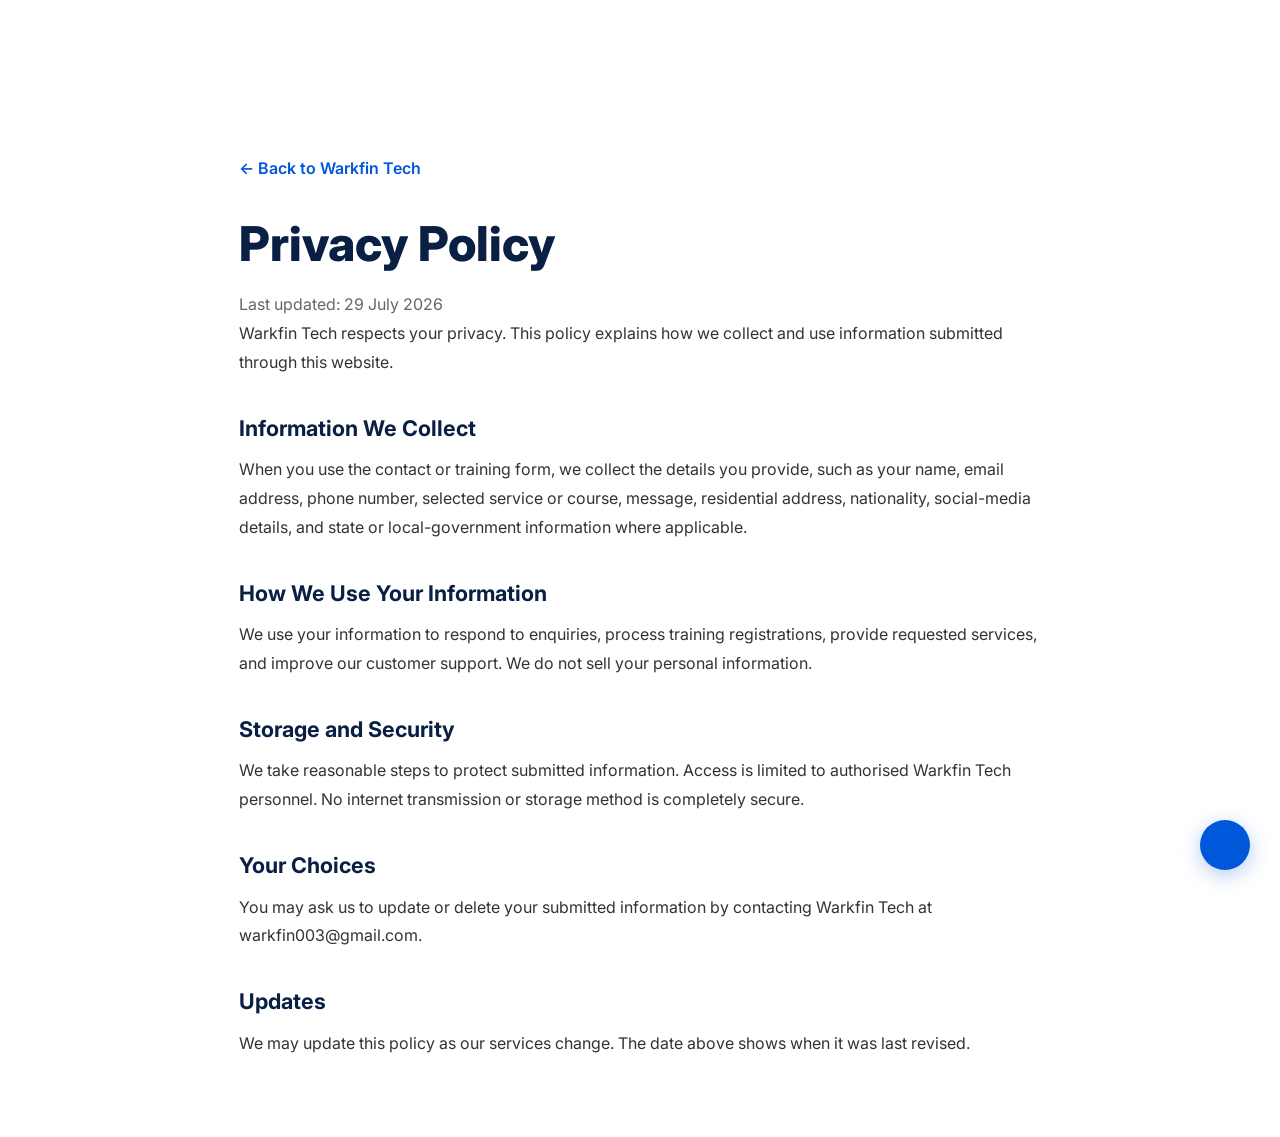
<file: privacy-policy.html>
<!doctype html>
<html lang="en"><head><meta charset="utf-8"><meta name="viewport" content="width=device-width, initial-scale=1"><meta name="description" content="Learn how Warkfin Tech handles information submitted through its website forms."><title>Privacy Policy | Warkfin Tech</title>
    <link rel="canonical" href="https://warkfin003-source.github.io/Warkfin-Tech/privacy-policy.html"><link rel="icon" href="favicon.svg" type="image/svg+xml"><link rel="preconnect" href="https://fonts.googleapis.com"><link rel="preconnect" href="https://fonts.gstatic.com" crossorigin><link href="https://fonts.googleapis.com/css2?family=Inter:wght@400;500;600;700;800&display=swap" rel="stylesheet"><link rel="stylesheet" href="STYLE.css"><link rel="stylesheet" href="dark-mode.css"></head>
<body><main class="legal-page"><a class="legal-back" href="index.html">&larr; Back to Warkfin Tech</a><h1>Privacy Policy</h1><p class="legal-date">Last updated: 29 July 2026</p><p>Warkfin Tech respects your privacy. This policy explains how we collect and use information submitted through this website.</p><h2>Information We Collect</h2><p>When you use the contact or training form, we collect the details you provide, such as your name, email address, phone number, selected service or course, message, residential address, nationality, social-media details, and state or local-government information where applicable.</p><h2>How We Use Your Information</h2><p>We use your information to respond to enquiries, process training registrations, provide requested services, and improve our customer support. We do not sell your personal information.</p><h2>Storage and Security</h2><p>We take reasonable steps to protect submitted information. Access is limited to authorised Warkfin Tech personnel. No internet transmission or storage method is completely secure.</p><h2>Your Choices</h2><p>You may ask us to update or delete your submitted information by contacting Warkfin Tech at warkfin003@gmail.com.</p><h2>Updates</h2><p>We may update this policy as our services change. The date above shows when it was last revised.</p></main><button class="dark-mode-toggle" id="darkModeToggle" title="Toggle Dark Mode" aria-label="Toggle dark mode" aria-pressed="false"><i class="fas fa-moon"></i></button><script src="dark-mode.js" defer></script></body></html>
</file>
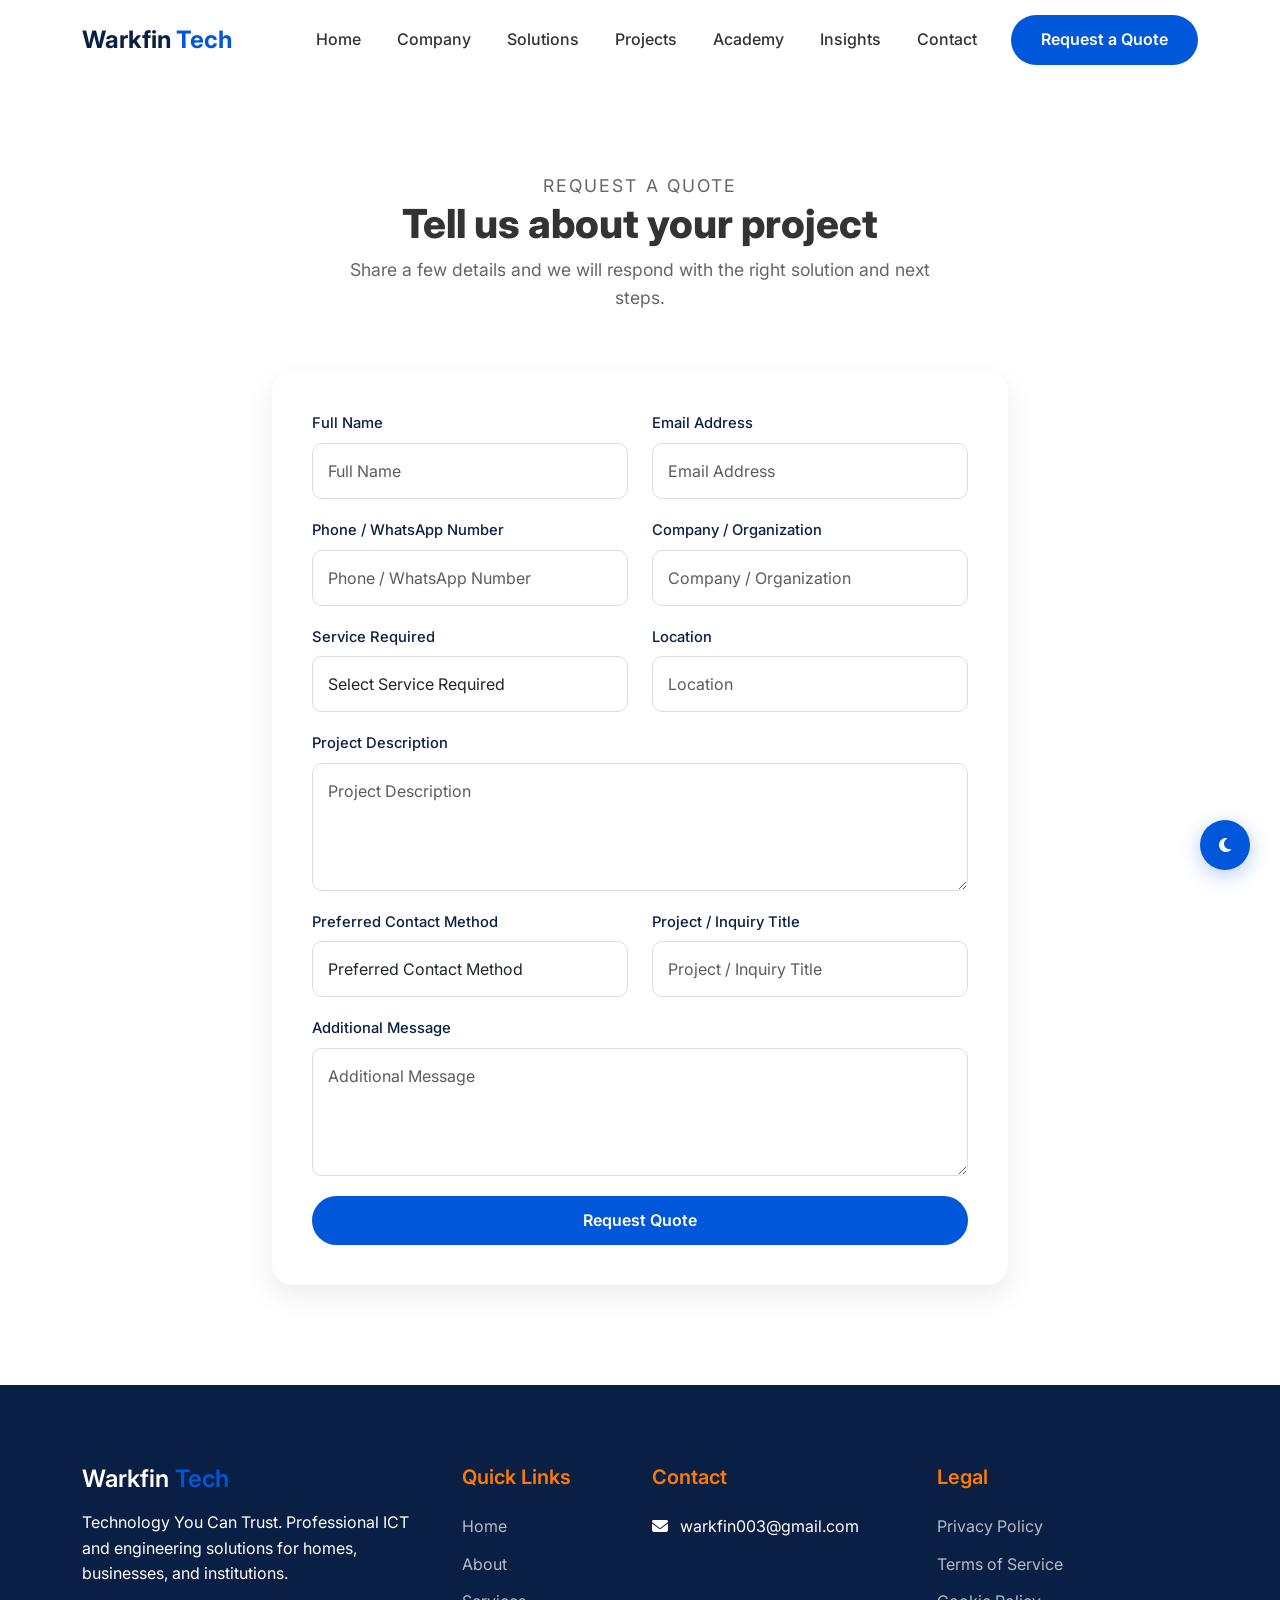
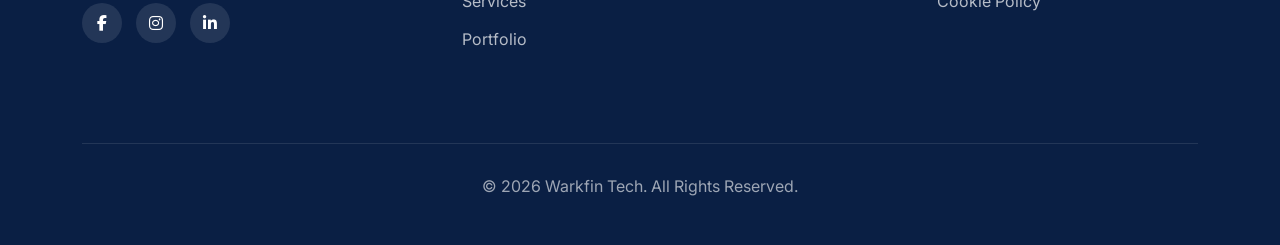
<file: quote.html>
<!DOCTYPE html>
<html lang="en">
<head>
    <meta charset="UTF-8">
    <meta name="viewport" content="width=device-width, initial-scale=1.0">
    <meta name="description" content="Request a quote for ICT, networking, CCTV, solar, electrical, web development, training, or design services from Warkfin Tech.">
    <title>Request a Quote | Warkfin Tech</title>
    <link rel="canonical" href="https://warkfin003-source.github.io/Warkfin-Tech/quote.html">
    <link rel="icon" href="favicon.svg" type="image/svg+xml">
    <link rel="preconnect" href="https://fonts.googleapis.com">
    <link rel="preconnect" href="https://fonts.gstatic.com" crossorigin>
    <link href="https://fonts.googleapis.com/css2?family=Inter:wght@400;500;600;700;800&display=swap" rel="stylesheet">
    <link rel="stylesheet" href="https://cdn.jsdelivr.net/npm/bootstrap@5.3.2/dist/css/bootstrap.min.css">
    <link rel="stylesheet" href="https://cdnjs.cloudflare.com/ajax/libs/font-awesome/6.4.2/css/all.min.css">
    <link rel="stylesheet" href="STYLE.css">
    <link rel="stylesheet" href="responsive.css">
    <link rel="stylesheet" href="dark-mode.css">
</head>
<body>
    <nav class="navbar navbar-expand-lg fixed-top">
        <div class="container">
            <a class="navbar-brand" href="index.html">Warkfin <span>Tech</span></a>
            <button class="navbar-toggler" type="button" data-bs-toggle="collapse" data-bs-target="#navbarNav" aria-controls="navbarNav" aria-expanded="false" aria-label="Toggle navigation">
                <span class="navbar-toggler-icon"></span>
            </button>
            <div class="collapse navbar-collapse" id="navbarNav">
                <ul class="navbar-nav ms-auto align-items-center">
                    <li class="nav-item"><a class="nav-link" href="index.html">Home</a></li>
                    <li class="nav-item"><a class="nav-link" href="about.html">Company</a></li>
                    <li class="nav-item"><a class="nav-link" href="services.html">Solutions</a></li>
                    <li class="nav-item"><a class="nav-link" href="portfolio.html">Projects</a></li>
                    <li class="nav-item"><a class="nav-link" href="training.html">Academy</a></li>
                    <li class="nav-item"><a class="nav-link" href="blog.html">Insights</a></li>
                    <li class="nav-item"><a class="nav-link" href="contact.html">Contact</a></li>
                    <li class="nav-item ms-lg-3"><a href="quote.html" class="btn-primary-custom">Request a Quote</a></li>
                </ul>
            </div>
        </div>
    </nav>

    <main>
        <section class="section-padding pt-5 mt-5">
            <div class="container">
                <div class="section-title">
                    <p class="section-kicker">Request a Quote</p>
                    <h1>Tell us about your project</h1>
                    <p>Share a few details and we will respond with the right solution and next steps.</p>
                </div>

                <div class="row justify-content-center">
                    <div class="col-lg-8">
                        <div class="contact-form">
                            <form id="quoteForm" data-form-endpoint="https://formspree.io/f/xgawyalg" method="post">
                                <input type="hidden" name="form_type" value="quote">
                                <div class="honeypot-field" aria-hidden="true">
                                    <label for="quoteWebsite">Website</label>
                                    <input id="quoteWebsite" type="text" name="website" tabindex="-1" autocomplete="off">
                                </div>

                                <div class="row">
                                    <div class="col-md-6">
                                        <label class="form-label" for="quoteName">Full Name</label><input id="quoteName" type="text" class="form-control" name="name" placeholder="Full Name" required>
                                    </div>
                                    <div class="col-md-6">
                                        <label class="form-label" for="quoteEmail">Email Address</label><input id="quoteEmail" type="email" class="form-control" name="email" placeholder="Email Address" required>
                                    </div>
                                </div>

                                <div class="row">
                                    <div class="col-md-6">
                                        <label class="form-label" for="quotePhone">Phone / WhatsApp Number</label><input id="quotePhone" type="tel" class="form-control" name="phone" placeholder="Phone / WhatsApp Number" required>
                                    </div>
                                    <div class="col-md-6">
                                        <label class="form-label" for="quoteCompany">Company / Organization</label><input id="quoteCompany" type="text" class="form-control" name="company" placeholder="Company / Organization">
                                    </div>
                                </div>

                                <div class="row">
                                    <div class="col-md-6">
                                        <label class="form-label" for="quoteService">Service Required</label><select id="quoteService" class="form-control" name="service_required" required>
                                            <option value="">Select Service Required</option>
                                            <option>CCTV</option>
                                            <option>Networking</option>
                                            <option>Solar</option>
                                            <option>Electrical</option>
                                            <option>Computer Repairs</option>
                                            <option>Web Development</option>
                                            <option>ICT Training</option>
                                            <option>Graphic Design</option>
                                            <option>Video Production &amp; Editing</option>
                                            <option>Satellite Installation</option>
                                            <option>Other</option>
                                        </select>
                                    </div>
                                    <div class="col-md-6">
                                        <label class="form-label" for="quoteLocation">Location</label><input id="quoteLocation" type="text" class="form-control" name="location" placeholder="Location">
                                    </div>
                                </div>

                                <label class="form-label" for="quoteDescription">Project Description</label><textarea id="quoteDescription" class="form-control" name="project_description" rows="4" placeholder="Project Description" required></textarea>

                                <div class="row">
                                    <div class="col-md-6">
                                        <label class="form-label" for="quoteContactMethod">Preferred Contact Method</label><select id="quoteContactMethod" class="form-control" name="preferred_contact_method" required>
                                            <option value="">Preferred Contact Method</option>
                                            <option>Phone Call</option>
                                            <option>WhatsApp</option>
                                            <option>Email</option>
                                        </select>
                                    </div>
                                    <div class="col-md-6">
                                        <label class="form-label" for="quoteSubject">Project / Inquiry Title</label><input id="quoteSubject" type="text" class="form-control" name="subject" placeholder="Project / Inquiry Title">
                                    </div>
                                </div>

                                <label class="form-label" for="quoteMessage">Additional Message</label><textarea id="quoteMessage" class="form-control" name="message" rows="4" placeholder="Additional Message"></textarea>

                                <button type="submit" class="btn-primary-custom w-100">Request Quote</button>
                                <p class="form-feedback" aria-live="polite"></p>
                            </form>
                        </div>
                    </div>
                </div>
            </div>
        </section>
    </main>

    <footer class="footer">
        <div class="container">
            <div class="row">
                <div class="col-lg-4 col-md-6 mb-4">
                    <h4 class="mb-3">Warkfin <span style="color: var(--royal-blue);">Tech</span></h4>
                    <p>Technology You Can Trust. Professional ICT and engineering solutions for homes, businesses, and institutions.</p>
                    <div class="social-links mt-3" aria-label="Warkfin Tech social media">
    <a href="https://web.facebook.com/emmanuel.adinna.54" class="social-icon" aria-label="Facebook" target="_blank" rel="noopener noreferrer"><i class="fab fa-facebook-f"></i></a>
    <a href="https://www.instagram.com/warkfin/" class="social-icon" aria-label="Instagram" target="_blank" rel="noopener noreferrer"><i class="fab fa-instagram"></i></a>
    <a href="https://www.linkedin.com/in/emmanuel-adinna-b373223b4/" class="social-icon" aria-label="LinkedIn" target="_blank" rel="noopener noreferrer"><i class="fab fa-linkedin-in"></i></a>
</div>
                </div>
                <div class="col-lg-2 col-md-6 mb-4">
                    <h5>Quick Links</h5>
                    <ul>
                        <li><a href="index.html">Home</a></li>
                        <li><a href="about.html">About</a></li>
                        <li><a href="services.html">Services</a></li>
                        <li><a href="portfolio.html">Portfolio</a></li>
                    </ul>
                </div>
                <div class="col-lg-3 col-md-6 mb-4">
                    <h5>Contact</h5>
                    <ul>
                        <li><i class="fas fa-envelope me-2"></i> warkfin003@gmail.com</li>
                    </ul>
                </div>
                <div class="col-lg-3 col-md-6 mb-4">
                    <h5>Legal</h5>
                    <ul>
                        <li><a href="privacy-policy.html">Privacy Policy</a></li>
                        <li><a href="terms-of-service.html">Terms of Service</a></li>
                        <li><a href="cookie-policy.html">Cookie Policy</a></li>
                    </ul>
                </div>
            </div>
            <div class="footer-bottom">
                <p>&copy; <span id="currentYear"></span> Warkfin Tech. All Rights Reserved.</p>
            </div>
        </div>
    </footer>



    <button class="dark-mode-toggle" id="darkModeToggle" title="Toggle Dark Mode" aria-label="Toggle dark mode" aria-pressed="false">
        <i class="fas fa-moon"></i>
    </button>

    <script src="https://cdn.jsdelivr.net/npm/bootstrap@5.3.2/dist/js/bootstrap.bundle.min.js"></script>
    <script src="Main.js" defer></script>
    <script src="forms.js" defer></script>
    <script src="dark-mode.js" defer></script>
</body>
</html>
</file>
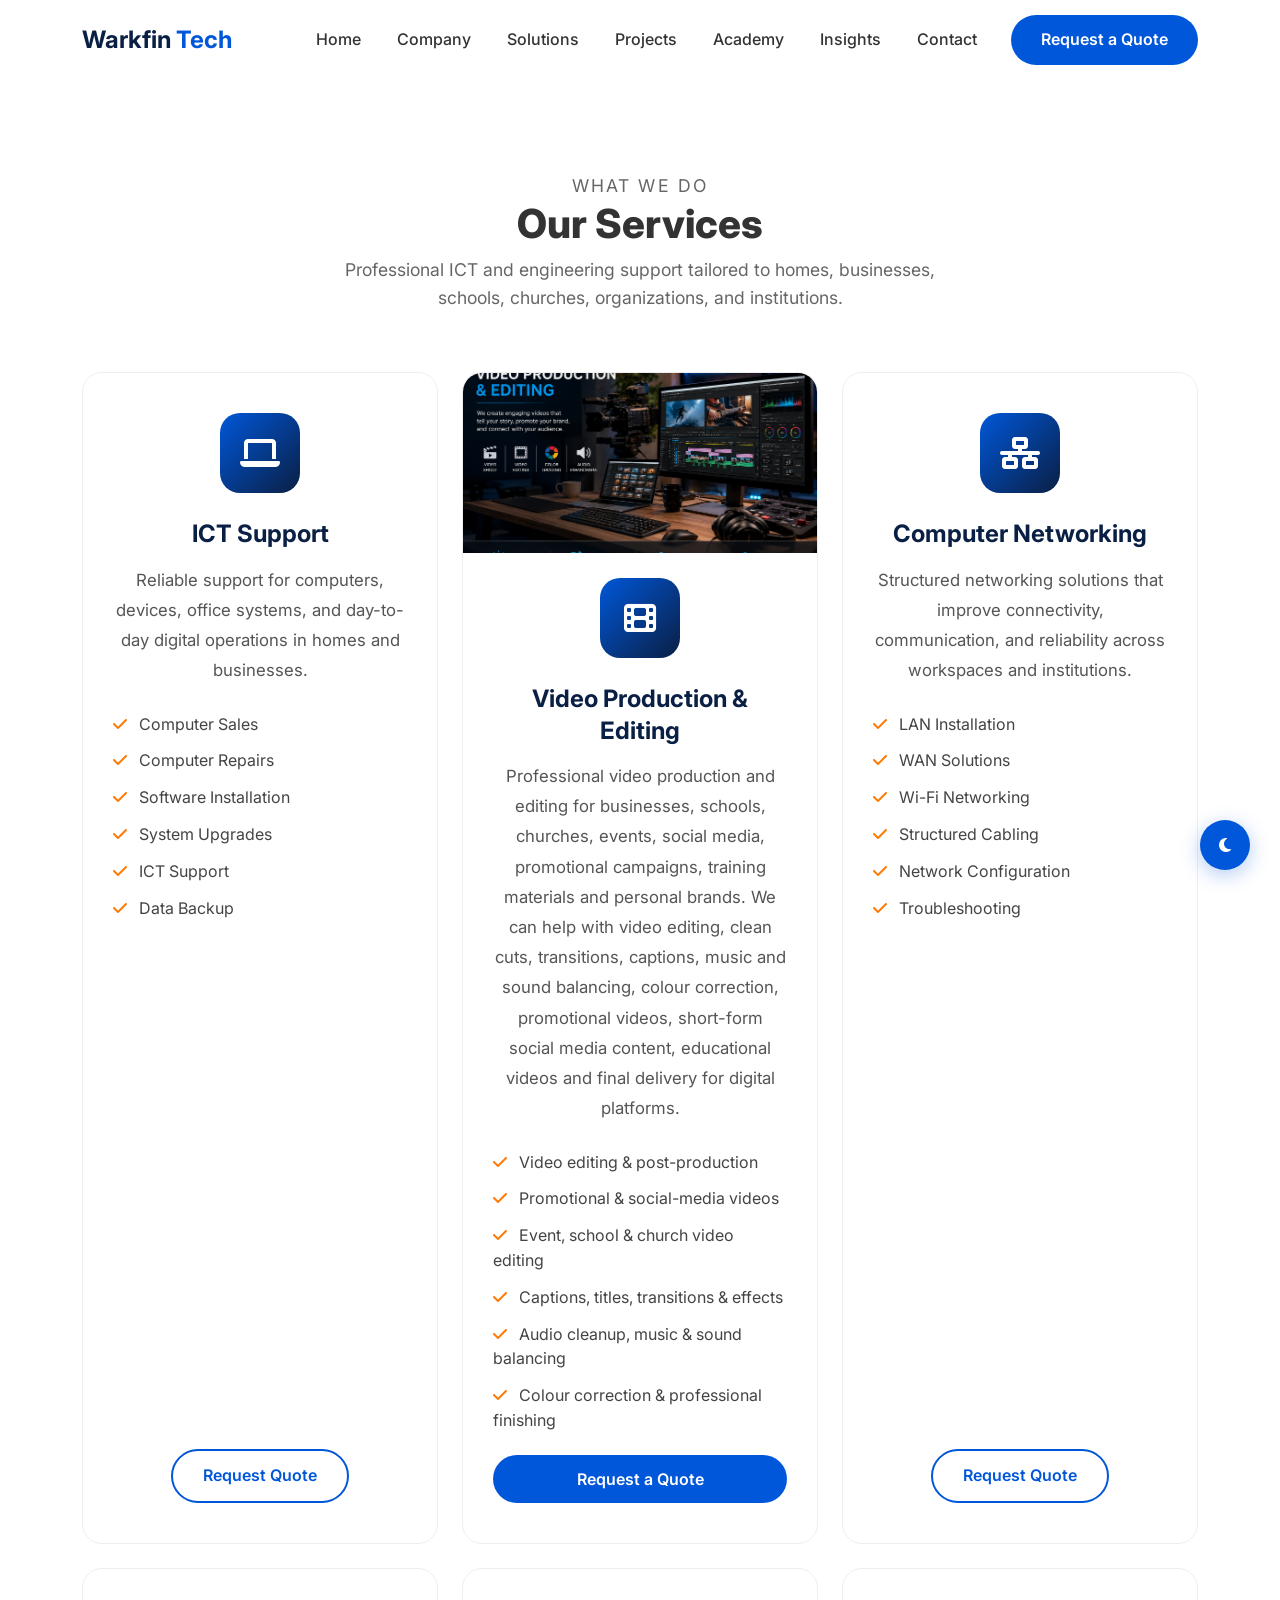
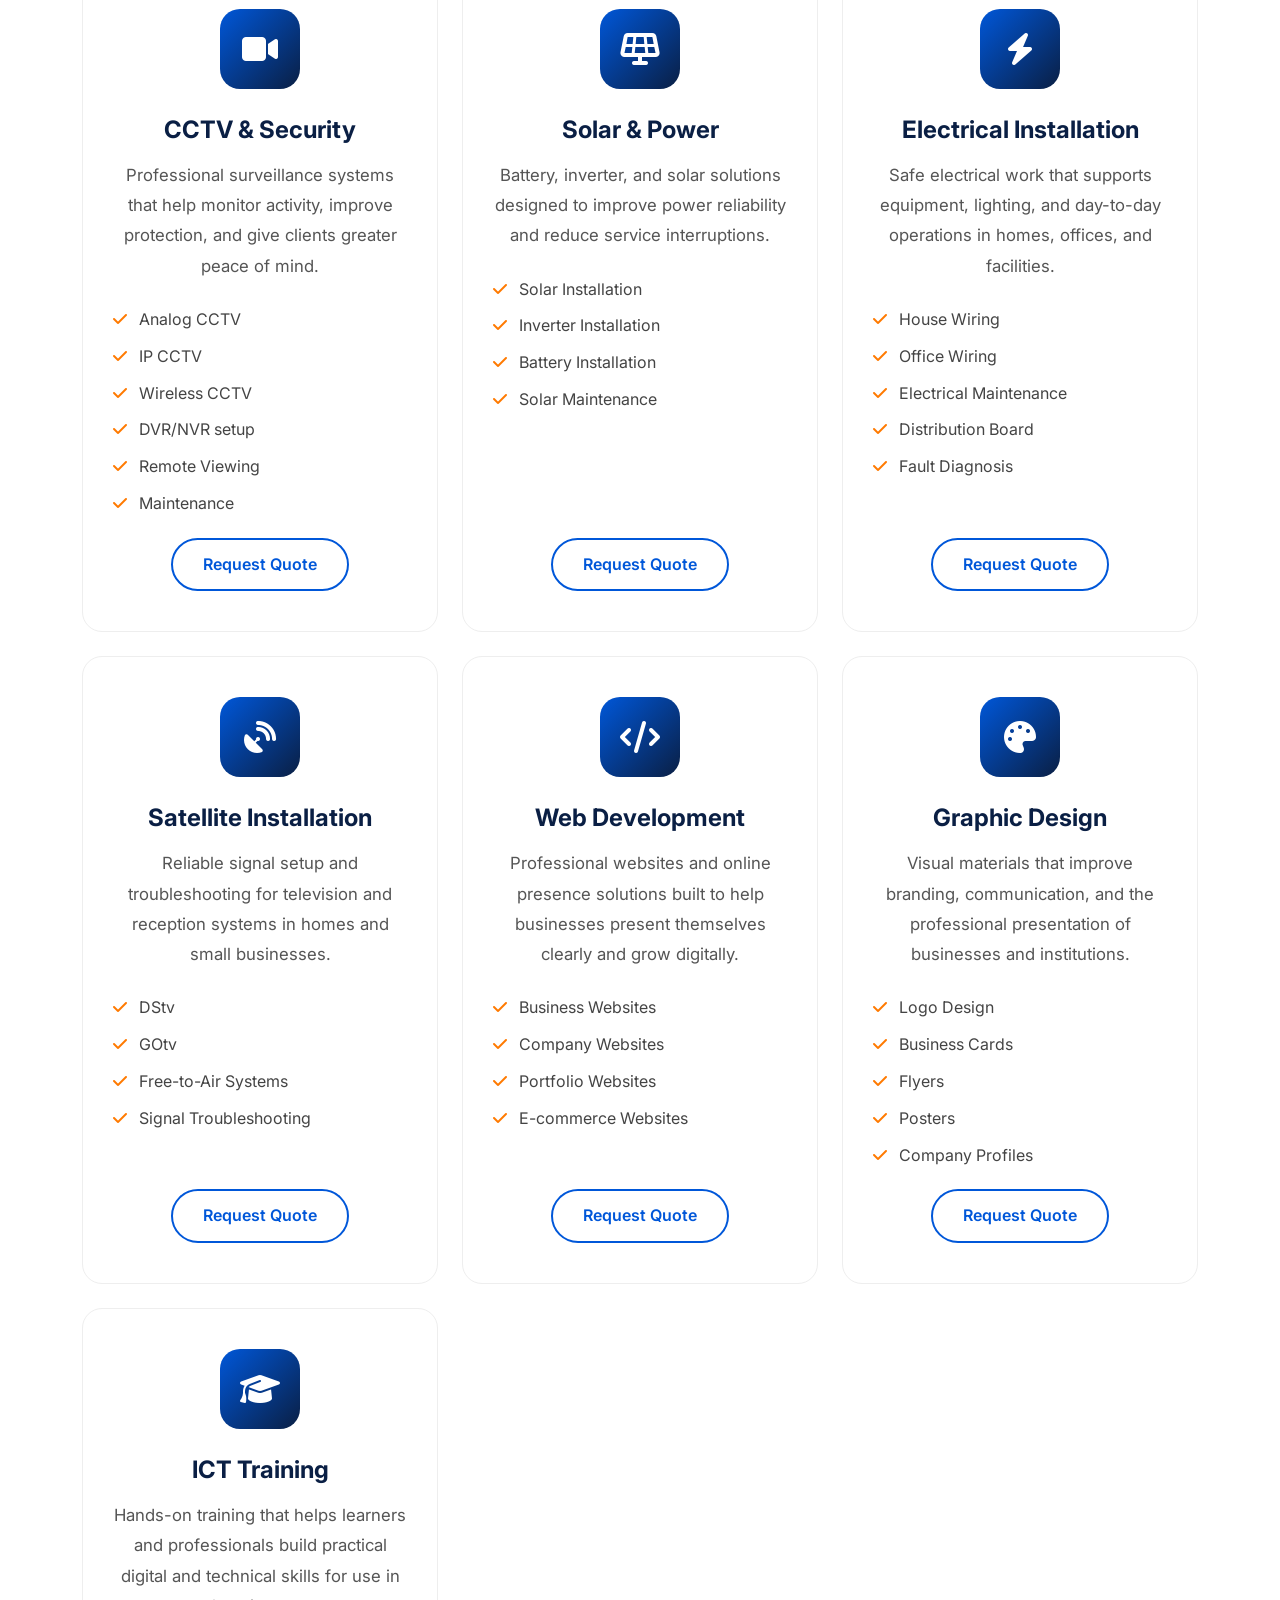
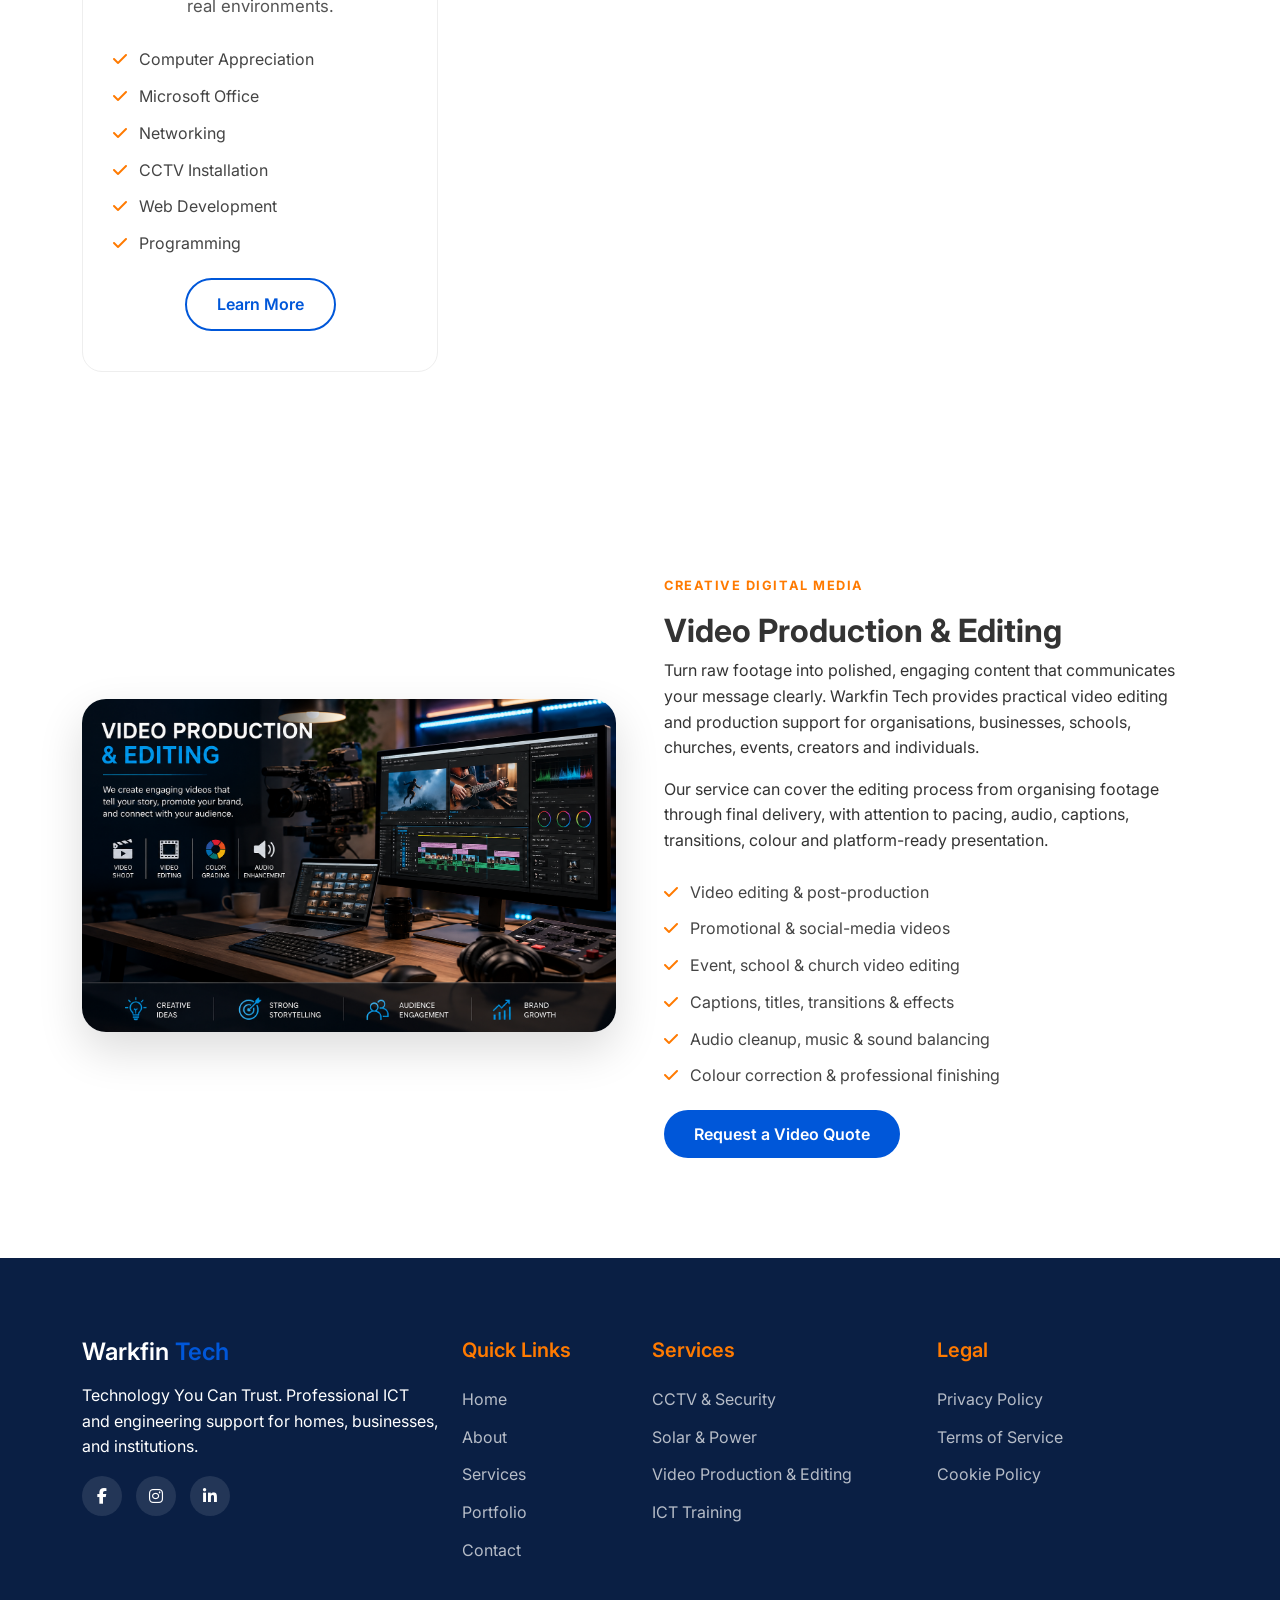
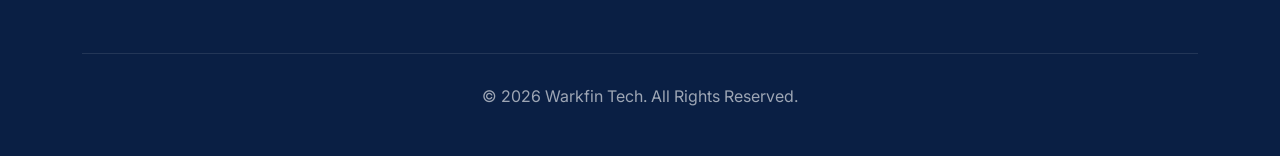
<file: services.html>
<!DOCTYPE html>
<html lang="en">
<head>
    <meta charset="UTF-8">
    <meta name="viewport" content="width=device-width, initial-scale=1.0">
    <meta name="description" content="Explore Warkfin Tech ICT, networking, CCTV, solar, electrical, satellite, web development, graphic design, and training services.">
    <title>Services | Warkfin Tech</title>
    <link rel="canonical" href="https://warkfin003-source.github.io/Warkfin-Tech/services.html">
    <link rel="icon" href="favicon.svg" type="image/svg+xml">
    <link rel="preconnect" href="https://fonts.googleapis.com">
    <link rel="preconnect" href="https://fonts.gstatic.com" crossorigin>
    <link href="https://fonts.googleapis.com/css2?family=Inter:wght@400;500;600;700;800&display=swap" rel="stylesheet">
    <link rel="stylesheet" href="https://cdn.jsdelivr.net/npm/bootstrap@5.3.2/dist/css/bootstrap.min.css">
    <link rel="stylesheet" href="https://cdnjs.cloudflare.com/ajax/libs/font-awesome/6.4.2/css/all.min.css">
    <link rel="stylesheet" href="STYLE.css">
    <link rel="stylesheet" href="responsive.css">
    <link rel="stylesheet" href="dark-mode.css">
</head>
<body>
    <nav class="navbar navbar-expand-lg fixed-top">
        <div class="container">
            <a class="navbar-brand" href="index.html">Warkfin <span>Tech</span></a>
            <button class="navbar-toggler" type="button" data-bs-toggle="collapse" data-bs-target="#navbarNav" aria-controls="navbarNav" aria-expanded="false" aria-label="Toggle navigation">
                <span class="navbar-toggler-icon"></span>
            </button>
            <div class="collapse navbar-collapse" id="navbarNav">
                <ul class="navbar-nav ms-auto align-items-center">
                    <li class="nav-item"><a class="nav-link" href="index.html">Home</a></li>
                    <li class="nav-item"><a class="nav-link" href="about.html">Company</a></li>
                    <li class="nav-item"><a class="nav-link active" href="services.html">Solutions</a></li>
                    <li class="nav-item"><a class="nav-link" href="portfolio.html">Projects</a></li>
                    <li class="nav-item"><a class="nav-link" href="training.html">Academy</a></li>
                    <li class="nav-item"><a class="nav-link" href="blog.html">Insights</a></li>
                    <li class="nav-item"><a class="nav-link" href="contact.html">Contact</a></li>
                    <li class="nav-item ms-lg-3"><a href="quote.html" class="btn-primary-custom">Request a Quote</a></li>
                </ul>
            </div>
        </div>
    </nav>

    <main>
        <section class="section-padding pt-5 mt-5">
            <div class="container">
                <div class="section-title">
                    <p class="section-kicker">What We Do</p>
                    <h1>Our Services</h1>
                    <p>Professional ICT and engineering support tailored to homes, businesses, schools, churches, organizations, and institutions.</p>
                </div>
                <div class="row g-4">
                    <div class="col-lg-4 col-md-6">
                        <div class="service-card">
                            <div class="service-icon"><i class="fas fa-laptop"></i></div>
                            <h4>ICT Support</h4>
                            <p>Reliable support for computers, devices, office systems, and day-to-day digital operations in homes and businesses.</p>
                            <ul class="service-list">
                                <li><i class="fas fa-check"></i> Computer Sales</li>
                                <li><i class="fas fa-check"></i> Computer Repairs</li>
                                <li><i class="fas fa-check"></i> Software Installation</li>
                                <li><i class="fas fa-check"></i> System Upgrades</li>
                                <li><i class="fas fa-check"></i> ICT Support</li>
                                <li><i class="fas fa-check"></i> Data Backup</li>
                            </ul>
                            <a href="quote.html" class="btn-outline-custom mt-3">Request Quote</a>
                        </div>
                    </div>
                    <div class="col-lg-4 col-md-6">
                        <div class="service-card service-card-media">
                            <div class="service-media">
                                <img src="img/portfolio/Video Production and Editing.png" alt="Video production and editing capability">
                            </div>
                            <div class="service-icon"><i class="fas fa-film"></i></div>
                            <h4>Video Production &amp; Editing</h4>
                        <p>Professional video production and editing for businesses, schools, churches, events, social media, promotional campaigns, training materials and personal brands. We can help with video editing, clean cuts, transitions, captions, music and sound balancing, colour correction, promotional videos, short-form social media content, educational videos and final delivery for digital platforms.</p>
                        <ul class="service-list">
    <li><i class="fas fa-check"></i> Video editing &amp; post-production</li>
    <li><i class="fas fa-check"></i> Promotional &amp; social-media videos</li>
    <li><i class="fas fa-check"></i> Event, school &amp; church video editing</li>
    <li><i class="fas fa-check"></i> Captions, titles, transitions &amp; effects</li>
    <li><i class="fas fa-check"></i> Audio cleanup, music &amp; sound balancing</li>
    <li><i class="fas fa-check"></i> Colour correction &amp; professional finishing</li>
</ul>
<a href="quote.html" class="btn btn-primary-custom">Request a Quote</a>
                    </div>
                    </div>
                    <div class="col-lg-4 col-md-6">
                        <div class="service-card">
                            <div class="service-icon"><i class="fas fa-network-wired"></i></div>
                            <h4>Computer Networking</h4>
                            <p>Structured networking solutions that improve connectivity, communication, and reliability across workspaces and institutions.</p>
                            <ul class="service-list">
                                <li><i class="fas fa-check"></i> LAN Installation</li>
                                <li><i class="fas fa-check"></i> WAN Solutions</li>
                                <li><i class="fas fa-check"></i> Wi-Fi Networking</li>
                                <li><i class="fas fa-check"></i> Structured Cabling</li>
                                <li><i class="fas fa-check"></i> Network Configuration</li>
                                <li><i class="fas fa-check"></i> Troubleshooting</li>
                            </ul>
                            <a href="quote.html" class="btn-outline-custom mt-3">Request Quote</a>
                        </div>
                    </div>
                    <div class="col-lg-4 col-md-6">
                        <div class="service-card">
                            <div class="service-icon"><i class="fas fa-video"></i></div>
                            <h4>CCTV & Security</h4>
                            <p>Professional surveillance systems that help monitor activity, improve protection, and give clients greater peace of mind.</p>
                            <ul class="service-list">
                                <li><i class="fas fa-check"></i> Analog CCTV</li>
                                <li><i class="fas fa-check"></i> IP CCTV</li>
                                <li><i class="fas fa-check"></i> Wireless CCTV</li>
                                <li><i class="fas fa-check"></i> DVR/NVR setup</li>
                                <li><i class="fas fa-check"></i> Remote Viewing</li>
                                <li><i class="fas fa-check"></i> Maintenance</li>
                            </ul>
                            <a href="quote.html" class="btn-outline-custom mt-3">Request Quote</a>
                        </div>
                    </div>
                    <div class="col-lg-4 col-md-6">
                        <div class="service-card">
                            <div class="service-icon"><i class="fas fa-solar-panel"></i></div>
                            <h4>Solar & Power</h4>
                            <p>Battery, inverter, and solar solutions designed to improve power reliability and reduce service interruptions.</p>
                            <ul class="service-list">
                                <li><i class="fas fa-check"></i> Solar Installation</li>
                                <li><i class="fas fa-check"></i> Inverter Installation</li>
                                <li><i class="fas fa-check"></i> Battery Installation</li>
                                <li><i class="fas fa-check"></i> Solar Maintenance</li>
                            </ul>
                            <a href="quote.html" class="btn-outline-custom mt-3">Request Quote</a>
                        </div>
                    </div>
                    <div class="col-lg-4 col-md-6">
                        <div class="service-card">
                            <div class="service-icon"><i class="fas fa-bolt"></i></div>
                            <h4>Electrical Installation</h4>
                            <p>Safe electrical work that supports equipment, lighting, and day-to-day operations in homes, offices, and facilities.</p>
                            <ul class="service-list">
                                <li><i class="fas fa-check"></i> House Wiring</li>
                                <li><i class="fas fa-check"></i> Office Wiring</li>
                                <li><i class="fas fa-check"></i> Electrical Maintenance</li>
                                <li><i class="fas fa-check"></i> Distribution Board</li>
                                <li><i class="fas fa-check"></i> Fault Diagnosis</li>
                            </ul>
                            <a href="quote.html" class="btn-outline-custom mt-3">Request Quote</a>
                        </div>
                    </div>
                    <div class="col-lg-4 col-md-6">
                        <div class="service-card">
                            <div class="service-icon"><i class="fas fa-satellite-dish"></i></div>
                            <h4>Satellite Installation</h4>
                            <p>Reliable signal setup and troubleshooting for television and reception systems in homes and small businesses.</p>
                            <ul class="service-list">
                                <li><i class="fas fa-check"></i> DStv</li>
                                <li><i class="fas fa-check"></i> GOtv</li>
                                <li><i class="fas fa-check"></i> Free-to-Air Systems</li>
                                <li><i class="fas fa-check"></i> Signal Troubleshooting</li>
                            </ul>
                            <a href="quote.html" class="btn-outline-custom mt-3">Request Quote</a>
                        </div>
                    </div>
                    <div class="col-lg-4 col-md-6">
                        <div class="service-card">
                            <div class="service-icon"><i class="fas fa-code"></i></div>
                            <h4>Web Development</h4>
                            <p>Professional websites and online presence solutions built to help businesses present themselves clearly and grow digitally.</p>
                            <ul class="service-list">
                                <li><i class="fas fa-check"></i> Business Websites</li>
                                <li><i class="fas fa-check"></i> Company Websites</li>
                                <li><i class="fas fa-check"></i> Portfolio Websites</li>
                                <li><i class="fas fa-check"></i> E-commerce Websites</li>
                            </ul>
                            <a href="quote.html" class="btn-outline-custom mt-3">Request Quote</a>
                        </div>
                    </div>
                    <div class="col-lg-4 col-md-6">
                        <div class="service-card">
                            <div class="service-icon"><i class="fas fa-palette"></i></div>
                            <h4>Graphic Design</h4>
                            <p>Visual materials that improve branding, communication, and the professional presentation of businesses and institutions.</p>
                            <ul class="service-list">
                                <li><i class="fas fa-check"></i> Logo Design</li>
                                <li><i class="fas fa-check"></i> Business Cards</li>
                                <li><i class="fas fa-check"></i> Flyers</li>
                                <li><i class="fas fa-check"></i> Posters</li>
                                <li><i class="fas fa-check"></i> Company Profiles</li>
                            </ul>
                            <a href="quote.html" class="btn-outline-custom mt-3">Request Quote</a>
                        </div>
                    </div>
                    <div class="col-lg-4 col-md-6">
                        <div class="service-card">
                            <div class="service-icon"><i class="fas fa-graduation-cap"></i></div>
                            <h4>ICT Training</h4>
                            <p>Hands-on training that helps learners and professionals build practical digital and technical skills for use in real environments.</p>
                            <ul class="service-list">
                                <li><i class="fas fa-check"></i> Computer Appreciation</li>
                                <li><i class="fas fa-check"></i> Microsoft Office</li>
                                <li><i class="fas fa-check"></i> Networking</li>
                                <li><i class="fas fa-check"></i> CCTV Installation</li>
                                <li><i class="fas fa-check"></i> Web Development</li>
                                <li><i class="fas fa-check"></i> Programming</li>
                            </ul>
                            <a href="training.html" class="btn-outline-custom mt-3">Learn More</a>
                        </div>
                    </div>
                </div>
            </div>
        </section>
    </main>

    
<section class="section-padding service-detail-section" id="video-production">
    <div class="container">
        <div class="row align-items-center g-5">
            <div class="col-lg-6">
                <div class="service-detail-image">
                    <img src="img/portfolio/Video Production and Editing.png"
                         alt="Professional video production and editing capability">
                </div>
            </div>
            <div class="col-lg-6">
                <span class="section-kicker">Creative Digital Media</span>
                <h2>Video Production &amp; Editing</h2>
                <p>Turn raw footage into polished, engaging content that communicates your message clearly. Warkfin Tech provides practical video editing and production support for organisations, businesses, schools, churches, events, creators and individuals.</p>
                <p>Our service can cover the editing process from organising footage through final delivery, with attention to pacing, audio, captions, transitions, colour and platform-ready presentation.</p>
                <ul class="service-list">
    <li><i class="fas fa-check"></i> Video editing &amp; post-production</li>
    <li><i class="fas fa-check"></i> Promotional &amp; social-media videos</li>
    <li><i class="fas fa-check"></i> Event, school &amp; church video editing</li>
    <li><i class="fas fa-check"></i> Captions, titles, transitions &amp; effects</li>
    <li><i class="fas fa-check"></i> Audio cleanup, music &amp; sound balancing</li>
    <li><i class="fas fa-check"></i> Colour correction &amp; professional finishing</li>
</ul>
<a href="quote.html" class="btn btn-primary-custom">Request a Video Quote</a>
            </div>
        </div>
    </div>
</section>

<footer class="footer">
        <div class="container">
            <div class="row">
                <div class="col-lg-4 col-md-6 mb-4">
                    <h4 class="mb-3">Warkfin <span style="color: var(--royal-blue);">Tech</span></h4>
                    <p>Technology You Can Trust. Professional ICT and engineering support for homes, businesses, and institutions.</p>
                    <div class="social-links mt-3" aria-label="Warkfin Tech social media">
    <a href="https://web.facebook.com/emmanuel.adinna.54" class="social-icon" aria-label="Facebook" target="_blank" rel="noopener noreferrer"><i class="fab fa-facebook-f"></i></a>
    <a href="https://www.instagram.com/warkfin/" class="social-icon" aria-label="Instagram" target="_blank" rel="noopener noreferrer"><i class="fab fa-instagram"></i></a>
    <a href="https://www.linkedin.com/in/emmanuel-adinna-b373223b4/" class="social-icon" aria-label="LinkedIn" target="_blank" rel="noopener noreferrer"><i class="fab fa-linkedin-in"></i></a>
</div>
                </div>
                <div class="col-lg-2 col-md-6 mb-4">
                    <h5>Quick Links</h5>
                    <ul>
                        <li><a href="index.html">Home</a></li>
                        <li><a href="about.html">About</a></li>
                        <li><a href="services.html">Services</a></li>
                        <li><a href="portfolio.html">Portfolio</a></li>
                        <li><a href="contact.html">Contact</a></li>
                    </ul>
                </div>
                <div class="col-lg-3 col-md-6 mb-4">
                    <h5>Services</h5>
                    <ul>
                        <li><a href="services.html">CCTV &amp; Security</a></li>
                        <li><a href="services.html">Solar &amp; Power</a></li>
                        <li><a href="services.html">Video Production &amp; Editing</a></li>
                        <li><a href="training.html">ICT Training</a></li>
                    </ul>
                </div>
                <div class="col-lg-3 col-md-6 mb-4">
                    <h5>Legal</h5>
                    <ul>
                        <li><a href="privacy-policy.html">Privacy Policy</a></li>
                        <li><a href="terms-of-service.html">Terms of Service</a></li>
                        <li><a href="cookie-policy.html">Cookie Policy</a></li>
                    </ul>
                </div>
            </div>
            <div class="footer-bottom">
                <p>&copy; <span id="currentYear"></span> Warkfin Tech. All Rights Reserved.</p>
            </div>
        </div>
    </footer>

    <button class="dark-mode-toggle" id="darkModeToggle" title="Toggle Dark Mode" aria-label="Toggle dark mode" aria-pressed="false">
        <i class="fas fa-moon"></i>
    </button>

    <script src="https://cdn.jsdelivr.net/npm/bootstrap@5.3.2/dist/js/bootstrap.bundle.min.js"></script>
    <script src="Main.js" defer></script>
    <script src="dark-mode.js" defer></script>
</body>
</html>
</file>
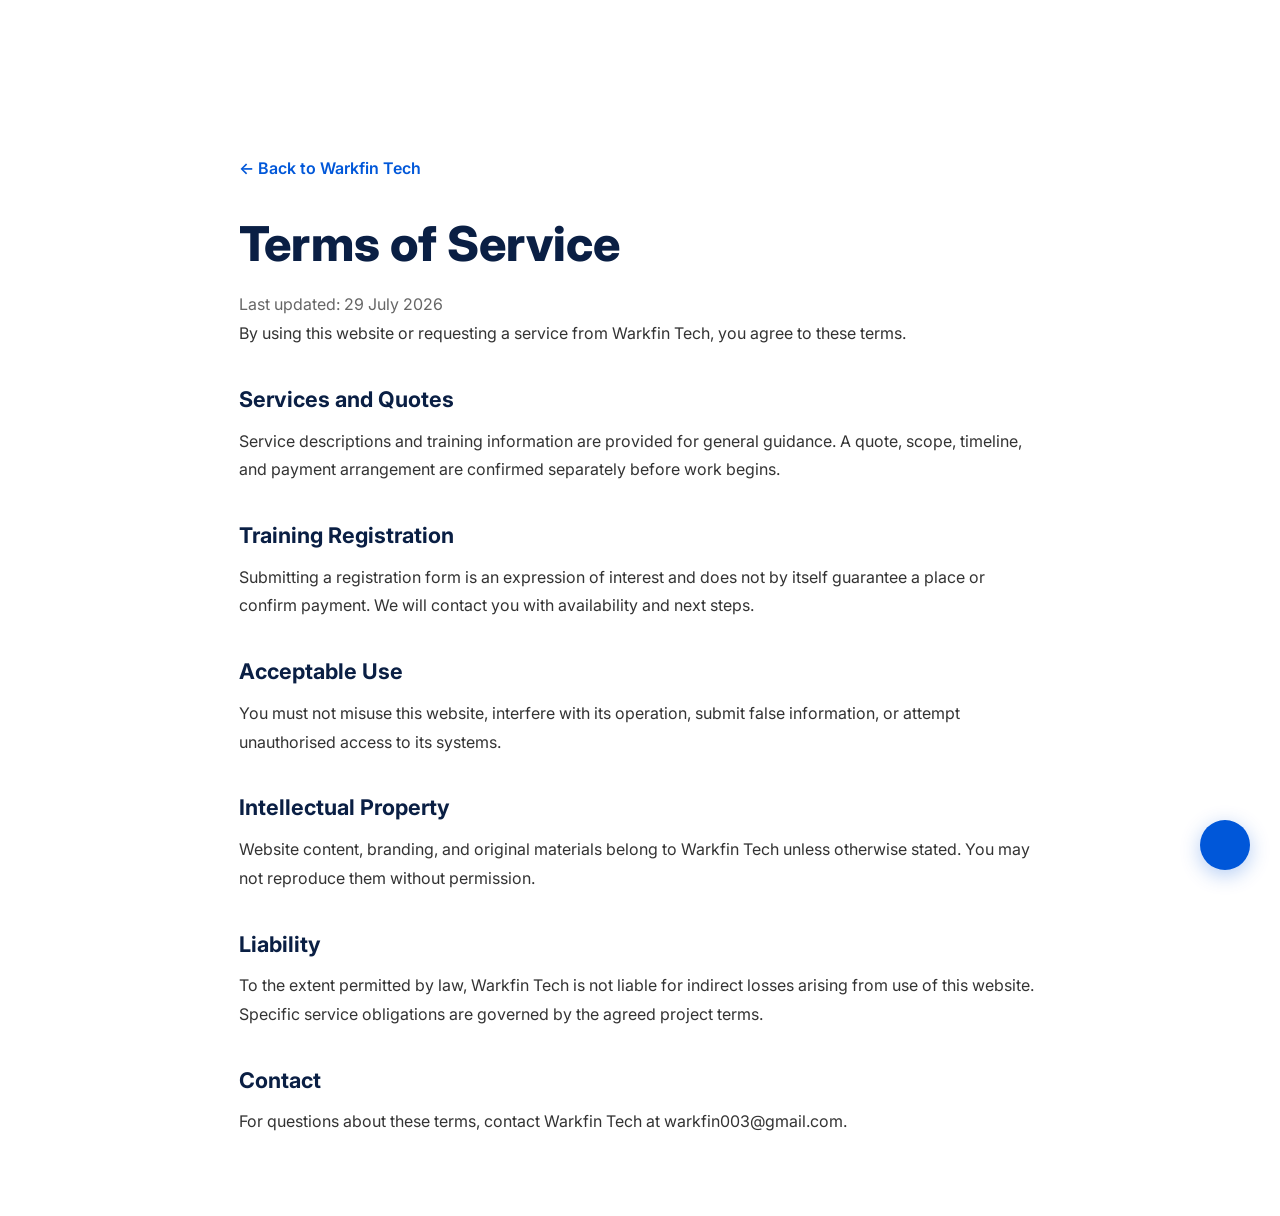
<file: terms-of-service.html>
<!doctype html>
<html lang="en"><head><meta charset="utf-8"><meta name="viewport" content="width=device-width, initial-scale=1"><meta name="description" content="Read the terms governing use of the Warkfin Tech website, services, quotes, and training enquiries."><title>Terms of Service | Warkfin Tech</title>
    <link rel="canonical" href="https://warkfin003-source.github.io/Warkfin-Tech/terms-of-service.html"><link rel="icon" href="favicon.svg" type="image/svg+xml"><link rel="preconnect" href="https://fonts.googleapis.com"><link rel="preconnect" href="https://fonts.gstatic.com" crossorigin><link href="https://fonts.googleapis.com/css2?family=Inter:wght@400;500;600;700;800&display=swap" rel="stylesheet"><link rel="stylesheet" href="STYLE.css"><link rel="stylesheet" href="dark-mode.css"></head>
<body><main class="legal-page"><a class="legal-back" href="index.html">&larr; Back to Warkfin Tech</a><h1>Terms of Service</h1><p class="legal-date">Last updated: 29 July 2026</p><p>By using this website or requesting a service from Warkfin Tech, you agree to these terms.</p><h2>Services and Quotes</h2><p>Service descriptions and training information are provided for general guidance. A quote, scope, timeline, and payment arrangement are confirmed separately before work begins.</p><h2>Training Registration</h2><p>Submitting a registration form is an expression of interest and does not by itself guarantee a place or confirm payment. We will contact you with availability and next steps.</p><h2>Acceptable Use</h2><p>You must not misuse this website, interfere with its operation, submit false information, or attempt unauthorised access to its systems.</p><h2>Intellectual Property</h2><p>Website content, branding, and original materials belong to Warkfin Tech unless otherwise stated. You may not reproduce them without permission.</p><h2>Liability</h2><p>To the extent permitted by law, Warkfin Tech is not liable for indirect losses arising from use of this website. Specific service obligations are governed by the agreed project terms.</p><h2>Contact</h2><p>For questions about these terms, contact Warkfin Tech at warkfin003@gmail.com.</p></main><button class="dark-mode-toggle" id="darkModeToggle" title="Toggle Dark Mode" aria-label="Toggle dark mode" aria-pressed="false"><i class="fas fa-moon"></i></button><script src="dark-mode.js" defer></script></body></html>
</file>
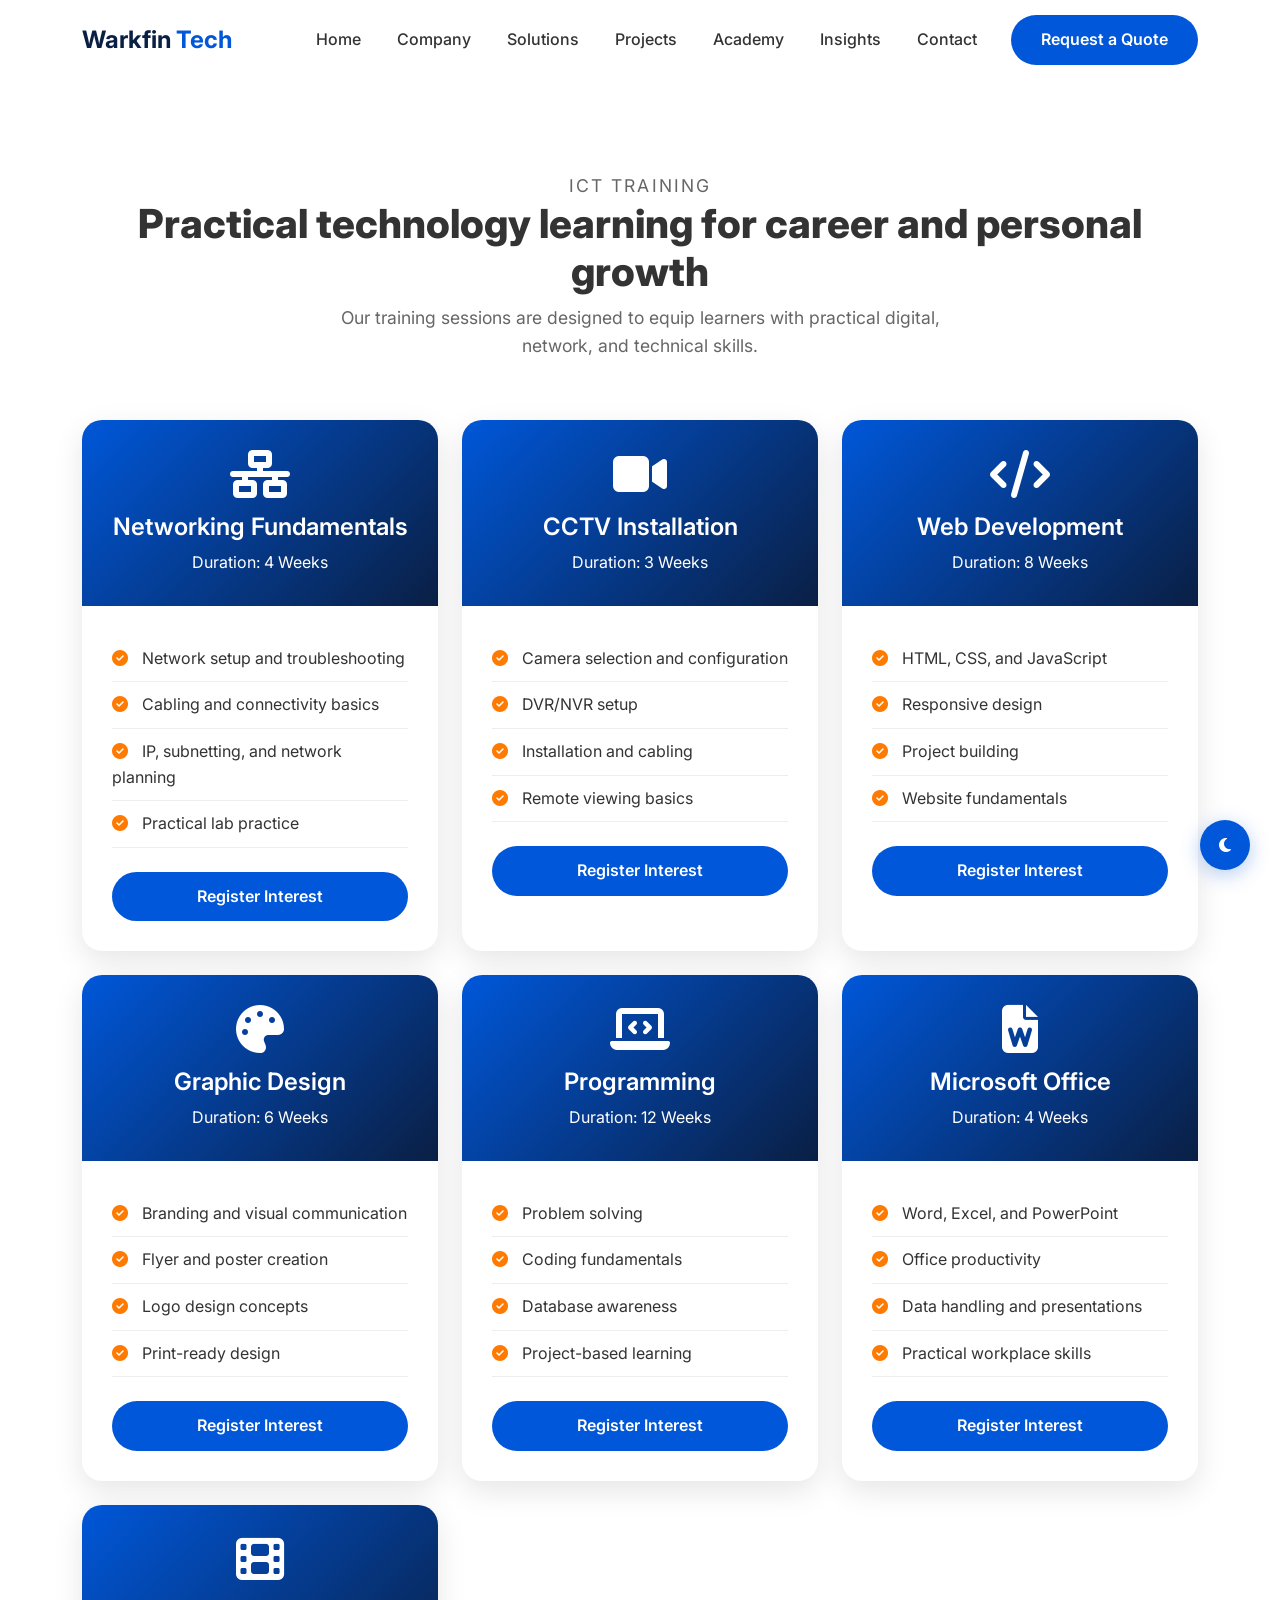
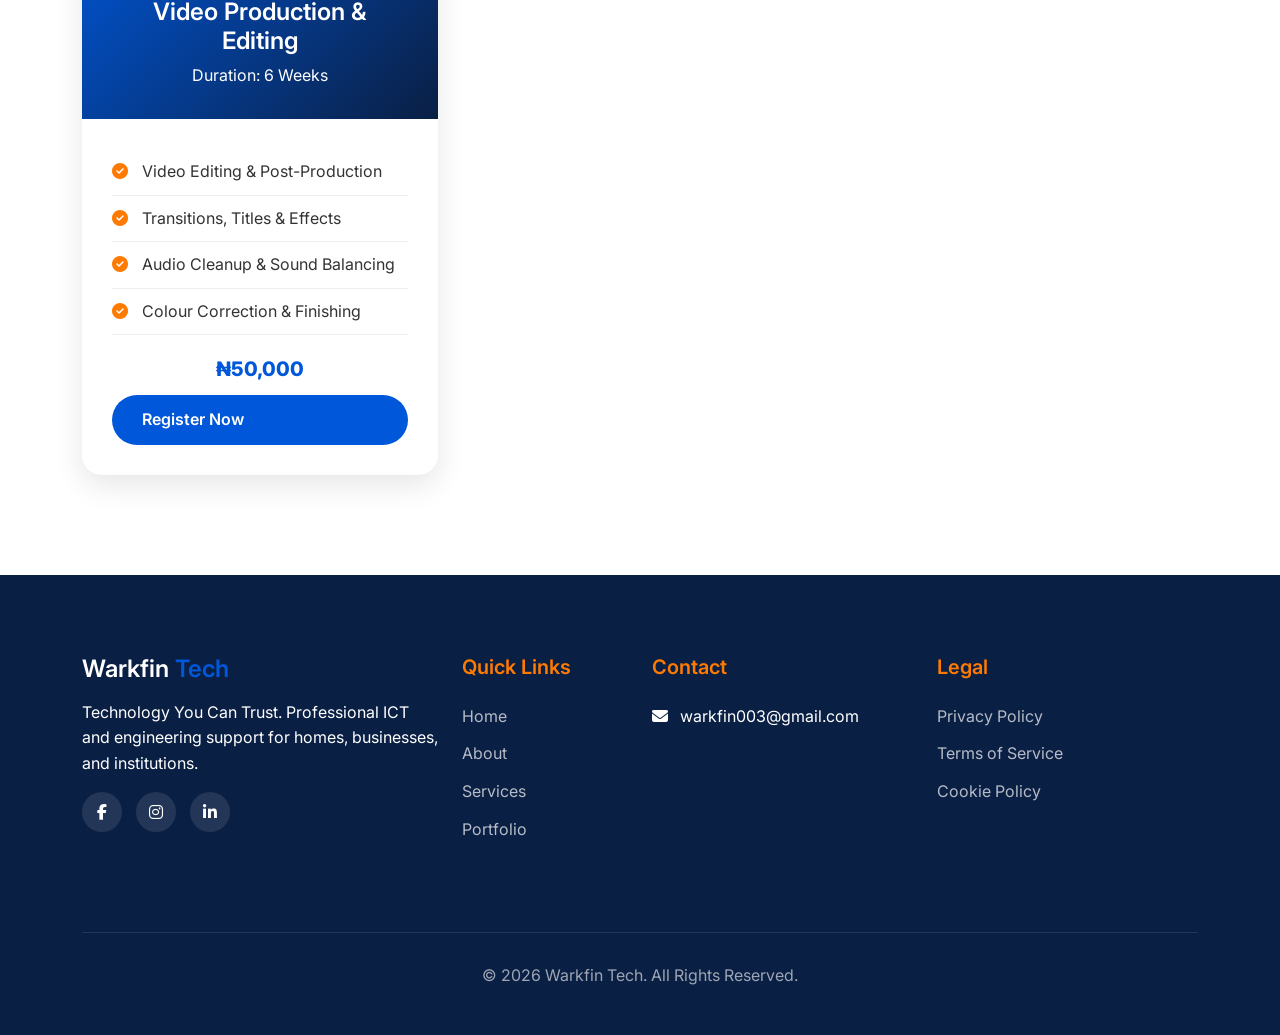
<file: training.html>
<!DOCTYPE html>
<html lang="en">
<head>
    <meta charset="UTF-8">
    <meta name="viewport" content="width=device-width, initial-scale=1.0">
    <meta name="description" content="Explore Warkfin Tech ICT training programs, learning outcomes, and registration information for practical technology skills.">
    <title>ICT Training | Warkfin Tech</title>
    <link rel="canonical" href="https://warkfin003-source.github.io/Warkfin-Tech/training.html">
    <link rel="icon" href="favicon.svg" type="image/svg+xml">
    <link rel="preconnect" href="https://fonts.googleapis.com">
    <link rel="preconnect" href="https://fonts.gstatic.com" crossorigin>
    <link href="https://fonts.googleapis.com/css2?family=Inter:wght@400;500;600;700;800&display=swap" rel="stylesheet">
    <link rel="stylesheet" href="https://cdn.jsdelivr.net/npm/bootstrap@5.3.2/dist/css/bootstrap.min.css">
    <link rel="stylesheet" href="https://cdnjs.cloudflare.com/ajax/libs/font-awesome/6.4.2/css/all.min.css">
    <link rel="stylesheet" href="STYLE.css">
    <link rel="stylesheet" href="responsive.css">
    <link rel="stylesheet" href="dark-mode.css">
</head>
<body>
    <nav class="navbar navbar-expand-lg fixed-top">
        <div class="container">
            <a class="navbar-brand" href="index.html">Warkfin <span>Tech</span></a>
            <button class="navbar-toggler" type="button" data-bs-toggle="collapse" data-bs-target="#navbarNav" aria-controls="navbarNav" aria-expanded="false" aria-label="Toggle navigation">
                <span class="navbar-toggler-icon"></span>
            </button>
            <div class="collapse navbar-collapse" id="navbarNav">
                <ul class="navbar-nav ms-auto align-items-center">
                    <li class="nav-item"><a class="nav-link" href="index.html">Home</a></li>
                    <li class="nav-item"><a class="nav-link" href="about.html">Company</a></li>
                    <li class="nav-item"><a class="nav-link" href="services.html">Solutions</a></li>
                    <li class="nav-item"><a class="nav-link" href="portfolio.html">Projects</a></li>
                    <li class="nav-item"><a class="nav-link active" href="training.html">Academy</a></li>
                    <li class="nav-item"><a class="nav-link" href="blog.html">Insights</a></li>
                    <li class="nav-item"><a class="nav-link" href="contact.html">Contact</a></li>
                    <li class="nav-item ms-lg-3"><a href="quote.html" class="btn-primary-custom">Request a Quote</a></li>
                </ul>
            </div>
        </div>
    </nav>

    <main>
<section class="section-padding pt-5 mt-5">
    <div class="container">
        <div class="section-title">
            <p class="section-kicker">ICT Training</p>
            <h1>Practical technology learning for career and personal growth</h1>
            <p>Our training sessions are designed to equip learners with practical digital, network, and technical skills.</p>
        </div>
        <div class="row g-4">
            <!-- Networking Fundamentals -->
            <div class="col-lg-4 col-md-6">
                <div class="training-card">
                    <div class="training-header"><i class="fas fa-network-wired"></i><h4>Networking Fundamentals</h4><p class="mb-0">Duration: 4 Weeks</p></div>
                    <div class="training-body">
                        <ul>
                            <li><i class="fas fa-check-circle"></i> Network setup and troubleshooting</li>
                            <li><i class="fas fa-check-circle"></i> Cabling and connectivity basics</li>
                            <li><i class="fas fa-check-circle"></i> IP, subnetting, and network planning</li>
                            <li><i class="fas fa-check-circle"></i> Practical lab practice</li>
                        </ul>
                        <div class="text-center mt-4"><a href="quote.html" class="btn-primary-custom w-100">Register Interest</a></div>
                    </div>
                </div>
            </div>
            <!-- CCTV Installation -->
            <div class="col-lg-4 col-md-6">
                <div class="training-card">
                    <div class="training-header"><i class="fas fa-video"></i><h4>CCTV Installation</h4><p class="mb-0">Duration: 3 Weeks</p></div>
                    <div class="training-body">
                        <ul>
                            <li><i class="fas fa-check-circle"></i> Camera selection and configuration</li>
                            <li><i class="fas fa-check-circle"></i> DVR/NVR setup</li>
                            <li><i class="fas fa-check-circle"></i> Installation and cabling</li>
                            <li><i class="fas fa-check-circle"></i> Remote viewing basics</li>
                        </ul>
                        <div class="text-center mt-4"><a href="quote.html" class="btn-primary-custom w-100">Register Interest</a></div>
                    </div>
                </div>
            </div>
            <!-- Web Development -->
            <div class="col-lg-4 col-md-6">
                <div class="training-card">
                    <div class="training-header"><i class="fas fa-code"></i><h4>Web Development</h4><p class="mb-0">Duration: 8 Weeks</p></div>
                    <div class="training-body">
                        <ul>
                            <li><i class="fas fa-check-circle"></i> HTML, CSS, and JavaScript</li>
                            <li><i class="fas fa-check-circle"></i> Responsive design</li>
                            <li><i class="fas fa-check-circle"></i> Project building</li>
                            <li><i class="fas fa-check-circle"></i> Website fundamentals</li>
                        </ul>
                        <div class="text-center mt-4"><a href="quote.html" class="btn-primary-custom w-100">Register Interest</a></div>
                    </div>
                </div>
            </div>
            <!-- Graphic Design -->
            <div class="col-lg-4 col-md-6">
                <div class="training-card">
                    <div class="training-header"><i class="fas fa-palette"></i><h4>Graphic Design</h4><p class="mb-0">Duration: 6 Weeks</p></div>
                    <div class="training-body">
                        <ul>
                            <li><i class="fas fa-check-circle"></i> Branding and visual communication</li>
                            <li><i class="fas fa-check-circle"></i> Flyer and poster creation</li>
                            <li><i class="fas fa-check-circle"></i> Logo design concepts</li>
                            <li><i class="fas fa-check-circle"></i> Print-ready design</li>
                        </ul>
                        <div class="text-center mt-4"><a href="quote.html" class="btn-primary-custom w-100">Register Interest</a></div>
                    </div>
                </div>
            </div>
            <!-- Programming -->
            <div class="col-lg-4 col-md-6">
                <div class="training-card">
                    <div class="training-header"><i class="fas fa-laptop-code"></i><h4>Programming</h4><p class="mb-0">Duration: 12 Weeks</p></div>
                    <div class="training-body">
                        <ul>
                            <li><i class="fas fa-check-circle"></i> Problem solving</li>
                            <li><i class="fas fa-check-circle"></i> Coding fundamentals</li>
                            <li><i class="fas fa-check-circle"></i> Database awareness</li>
                            <li><i class="fas fa-check-circle"></i> Project-based learning</li>
                        </ul>
                        <div class="text-center mt-4"><a href="quote.html" class="btn-primary-custom w-100">Register Interest</a></div>
                    </div>
                </div>
            </div>
            <!-- Microsoft Office -->
            <div class="col-lg-4 col-md-6">
                <div class="training-card">
                    <div class="training-header"><i class="fas fa-file-word"></i><h4>Microsoft Office</h4><p class="mb-0">Duration: 4 Weeks</p></div>
                    <div class="training-body">
                        <ul>
                            <li><i class="fas fa-check-circle"></i> Word, Excel, and PowerPoint</li>
                            <li><i class="fas fa-check-circle"></i> Office productivity</li>
                            <li><i class="fas fa-check-circle"></i> Data handling and presentations</li>
                            <li><i class="fas fa-check-circle"></i> Practical workplace skills</li>
                        </ul>
                        <div class="text-center mt-4"><a href="quote.html" class="btn-primary-custom w-100">Register Interest</a></div>
                    </div>
                </div>
            </div>
            <!-- Video Production & Editing -->
            <div class="col-lg-4 col-md-6">
                <div class="training-card">
                    <div class="training-header">
                        <i class="fas fa-film"></i>
                        <h4>Video Production &amp; Editing</h4>
                        <p class="mb-0">Duration: 6 Weeks</p>
                    </div>
                    <div class="training-body">
                        <ul>
                            <li><i class="fas fa-check-circle"></i> Video Editing &amp; Post-Production</li>
                            <li><i class="fas fa-check-circle"></i> Transitions, Titles &amp; Effects</li>
                            <li><i class="fas fa-check-circle"></i> Audio Cleanup &amp; Sound Balancing</li>
                            <li><i class="fas fa-check-circle"></i> Colour Correction &amp; Finishing</li>
                        </ul>
                        <div class="training-price-row">
                            <strong class="training-price">₦50,000</strong>
                            <a href="quote.html" class="btn-primary-custom w-100">Register Now</a>
                        </div>
                    </div>
                </div>
            </div>
        </div> <!-- End row -->
    </div> <!-- End container -->
</section>
    </main>

    <footer class="footer">
        <div class="container">
            <div class="row">
                <div class="col-lg-4 col-md-6 mb-4"><h4 class="mb-3">Warkfin <span style="color: var(--royal-blue);">Tech</span></h4><p>Technology You Can Trust. Professional ICT and engineering support for homes, businesses, and institutions.</p>
                    <div class="social-links mt-3" aria-label="Warkfin Tech social media">
    <a href="https://web.facebook.com/emmanuel.adinna.54" class="social-icon" aria-label="Facebook" target="_blank" rel="noopener noreferrer"><i class="fab fa-facebook-f"></i></a>
    <a href="https://www.instagram.com/warkfin/" class="social-icon" aria-label="Instagram" target="_blank" rel="noopener noreferrer"><i class="fab fa-instagram"></i></a>
    <a href="https://www.linkedin.com/in/emmanuel-adinna-b373223b4/" class="social-icon" aria-label="LinkedIn" target="_blank" rel="noopener noreferrer"><i class="fab fa-linkedin-in"></i></a>
</div></div>
                <div class="col-lg-2 col-md-6 mb-4"><h5>Quick Links</h5><ul><li><a href="index.html">Home</a></li><li><a href="about.html">About</a></li><li><a href="services.html">Services</a></li><li><a href="portfolio.html">Portfolio</a></li></ul></div>
                <div class="col-lg-3 col-md-6 mb-4"><h5>Contact</h5><ul><li><i class="fas fa-envelope me-2"></i> warkfin003@gmail.com</li></ul></div>
                <div class="col-lg-3 col-md-6 mb-4"><h5>Legal</h5><ul><li><a href="privacy-policy.html">Privacy Policy</a></li><li><a href="terms-of-service.html">Terms of Service</a></li><li><a href="cookie-policy.html">Cookie Policy</a></li></ul></div>
            </div>
            <div class="footer-bottom"><p>&copy; <span id="currentYear"></span> Warkfin Tech. All Rights Reserved.</p></div>
        </div>
    </footer>

    <button class="dark-mode-toggle" id="darkModeToggle" title="Toggle Dark Mode" aria-label="Toggle dark mode" aria-pressed="false">
        <i class="fas fa-moon"></i>
    </button>

    <script src="https://cdn.jsdelivr.net/npm/bootstrap@5.3.2/dist/js/bootstrap.bundle.min.js"></script>
    <script src="Main.js" defer></script>
    <script src="dark-mode.js" defer></script>
</body>
</html>
</file>
<file: STYLE.css>
:root {
            --royal-blue: #0057D9;
            --navy-blue: #0A1F44;
            --white: #FFFFFF;
            --light-gray: #F5F7FA;
            --orange: #FF7A00;
            --dark-bg: #0d1117;
            --dark-card: #161b22;
            --dark-text: #c9d1d9;
        }

        * { margin: 0; padding: 0; box-sizing: border-box; }

        body {
            font-family: 'Inter', sans-serif;
            color: #333;
            overflow-x: hidden;
            transition: background-color 0.3s, color 0.3s;
            font-weight: 400;
            line-height: 1.6;
        }

        h1, h2, h3, h4, h5, h6 { font-family: 'Inter', sans-serif; }

        h1 { font-weight: 800; }
        h2 { font-weight: 700; }
        h3 { font-weight: 700; }
        h4 { font-weight: 600; }
        h5 { font-weight: 600; }
        h6 { font-weight: 600; }

        .nav-link { font-weight: 500; }
        .btn-primary-custom, .btn-outline-custom { font-weight: 600; }
        .section-title p { font-weight: 400; }

        .founder-biography p {
            margin-bottom: 18px;
            line-height: 1.8;
            font-size: 1rem;
            text-align: justify;
        }

        /* Navigation and reusable button styles. */
        .navbar {
            padding: 15px 0;
            transition: all 0.3s ease;
            background: rgba(255, 255, 255, 0.95);
            backdrop-filter: blur(10px);
        }

        .navbar.scrolled {
            box-shadow: 0 2px 20px rgba(0,0,0,0.1);
            padding: 10px 0;
        }

        .navbar-brand {
            font-family: 'Inter', sans-serif;
            font-weight: 700;
            font-size: 1.5rem;
            color: var(--navy-blue) !important;
        }

        .navbar-brand span { color: var(--royal-blue); }

        .nav-link {
            font-weight: 500;
            color: #333 !important;
            margin: 0 10px;
            position: relative;
            transition: color 0.3s;
        }

        .nav-link::after {
            content: '';
            position: absolute;
            bottom: -5px;
            left: 0;
            width: 0;
            height: 2px;
            background: var(--royal-blue);
            transition: width 0.3s;
        }

        .nav-link:hover::after,
        .nav-link.active::after { width: 100%; }

        .nav-link:hover { color: var(--royal-blue) !important; }

        .btn-primary-custom {
            background: var(--royal-blue);
            color: white;
            padding: 12px 30px;
            border-radius: 50px;
            border: none;
            font-weight: 600;
            transition: all 0.3s;
            text-decoration: none;
            display: inline-block;
        }

        .btn-primary-custom:hover {
            background: var(--navy-blue);
            transform: translateY(-2px);
            box-shadow: 0 10px 30px rgba(0,87,217,0.3);
            color: white;
        }

        .btn-outline-custom {
            border: 2px solid var(--royal-blue);
            color: var(--royal-blue);
            padding: 12px 30px;
            border-radius: 50px;
            font-weight: 600;
            transition: all 0.3s;
            text-decoration: none;
            display: inline-block;
            background: transparent;
        }

        .btn-outline-custom:hover {
            background: var(--royal-blue);
            color: white;
            transform: translateY(-2px);
        }

        /* Hero section and project statistics. */
        .hero {
            min-height: 100vh;
            padding: 112px 0 78px;
            background: linear-gradient(135deg, var(--navy-blue) 0%, #1a3a6b 50%, var(--royal-blue) 100%);
            position: relative;
            overflow: hidden;
            display: flex;
            align-items: center;
            isolation: isolate;
        }

        .hero::before {
            content: '';
            position: absolute;
            top: 0; left: 0; right: 0; bottom: 0;
            background: url('data:image/svg+xml,<svg xmlns="http://www.w3.org/2000/svg" viewBox="0 0 100 100"><circle cx="50" cy="50" r="40" fill="none" stroke="rgba(255,255,255,0.05)" stroke-width="0.5"/></svg>');
            background-size: 100px 100px;
            animation: float 20s linear infinite;
        }

        /* Subtle moving capability image behind the hero; decorative only. */
        .hero::after {
            content: '';
            position: absolute;
            inset: -8%;
            background: url('img/Office Workers.jpg') center / cover no-repeat;
            opacity: .075;
            transform: scale(1.08);
            animation: heroBackgroundDrift 28s ease-in-out infinite alternate;
            pointer-events: none;
            z-index: 0;
        }

        @keyframes heroBackgroundDrift {
            0% { background-position: 15% 50%; transform: scale(1.08); }
            100% { background-position: 85% 50%; transform: scale(1.14); }
        }

        @keyframes float {
            0% { transform: translateY(0); }
            100% { transform: translateY(-100px); }
        }

        .hero-content, .hero > .container { position: relative; z-index: 2; }

        .hero h1 {
            font-size: 2.55rem;
            font-weight: 800;
            color: white;
            line-height: 1.2;
            margin-bottom: 20px;
        }

        .hero p {
            font-size: 1.1rem;
            line-height: 1.7;
            color: rgba(255,255,255,0.9);
            margin-bottom: 30px;
        }

        .eyebrow,
        .section-kicker {
            display: inline-block;
            margin-bottom: 15px;
            font-size: 0.8rem;
            letter-spacing: 0.12em;
            text-transform: uppercase;
            font-weight: 700;
            color: var(--orange);
        }

        .trust-statement {
            margin-top: 20px;
            font-size: 0.95rem;
            letter-spacing: 0.03em;
            color: rgba(255,255,255,0.8);
            font-style: italic;
        }

        .hero-btns {
            display: flex;
            gap: 15px;
            flex-wrap: wrap;
        }

        .hero-image {
            position: relative;
            animation: floatImage 3s ease-in-out infinite;
            padding: 10px 12px 0;
            max-width: 500px;
            margin: 0 0 0 auto;
            z-index: 3;
        }

        .hero-image img {
            width: 100%;
            max-height: 540px;
            object-fit: contain;
            object-position: center bottom;
            display: block;
            filter: drop-shadow(0 24px 35px rgba(0,0,0,.28));
        }

        @keyframes floatImage {
            0%, 100% { transform: translateY(0); }
            50% { transform: translateY(-20px); }
        }

        .counter-section {
            background: white;
            padding: 60px 0;
            margin-top: -50px;
            position: relative;
            z-index: 10;
            border-radius: 20px;
            box-shadow: 0 20px 60px rgba(0,0,0,0.1);
        }

        .counter-box {
            text-align: center;
            padding: 20px;
            height: 100%;
            border-radius: 18px;
            background: #f8fbff;
            border: 1px solid #edf3ff;
        }

        .counter-box i {
            display: inline-flex;
            width: 52px;
            height: 52px;
            align-items: center;
            justify-content: center;
            border-radius: 50%;
            background: rgba(0,87,217,0.12);
            color: var(--royal-blue);
            font-size: 1.3rem;
            margin-bottom: 12px;
        }

        .counter-box h3 {
            font-size: 2.5rem;
            font-weight: 700;
            color: var(--royal-blue);
            margin-bottom: 10px;
        }

        .counter-box p {
            color: #666;
            font-weight: 500;
            margin: 0;
            line-height: 1.5;
        }

        /* Shared section spacing, headings, and service cards. */
        .section-padding { padding: 100px 0; }

        .section-title {
            text-align: center;
            margin-bottom: 60px;
        }

        .section-title h2 {
            font-size: 2.5rem;
            font-weight: 700;
            color: var(--navy-blue);
            margin-bottom: 15px;
        }

        .section-title p {
            color: #666;
            font-size: 1.1rem;
            max-width: 600px;
            margin: 0 auto;
        }

        .service-card {
            background: white;
            border-radius: 20px;
            padding: 40px 30px;
            text-align: center;
            transition: all 0.3s ease;
            border: 1px solid #eee;
            height: 100%;
            display: flex;
            flex-direction: column;
        }

        .service-card:hover {
            transform: translateY(-10px);
            box-shadow: 0 30px 60px rgba(0,0,0,0.12);
            border-color: var(--royal-blue);
        }

        .service-icon {
            width: 80px;
            height: 80px;
            background: linear-gradient(135deg, var(--royal-blue), var(--navy-blue));
            border-radius: 20px;
            display: flex;
            align-items: center;
            justify-content: center;
            margin: 0 auto 25px;
            font-size: 2rem;
            color: white;
        }

        .service-card h4 {
            font-size: 1.5rem;
            font-weight: 700;
            margin-bottom: 15px;
            color: var(--navy-blue);
            line-height: 1.3;
        }

        .service-card p {
            color: #555;
            margin-bottom: 20px;
            font-size: 1.05rem;
            line-height: 1.8;
        }

        .service-list {
            list-style: none;
            padding: 0;
            text-align: left;
        }

        .service-card .btn-outline-custom { margin-top: auto !important; align-self: center; }

        .service-list li {
            padding: 6px 0;
            color: #444;
            font-size: 1rem;
            line-height: 1.55;
        }

        .service-list li i {
            color: var(--orange);
            margin-right: 8px;
        }

        .about-img {
            border-radius: 20px;
            overflow: hidden;
            position: relative;
        }

        .about-img::before {
            content: '';
            position: absolute;
            top: -20px;
            left: -20px;
            width: 100%;
            height: 100%;
            border: 3px solid var(--royal-blue);
            border-radius: 20px;
            z-index: -1;
        }

        /* Founder profile, skills, and personal call-to-action. */
        .profile-card,
        .personal-info-card {
            background: white;
            border-radius: 20px;
            box-shadow: 0 10px 30px rgba(0, 0, 0, 0.08);
        }

        .profile-card {
            overflow: hidden;
            text-align: center;
        }

        .profile-photo {
            width: 100%;
            max-height: 430px;
            object-fit: contain;
            object-position: bottom;
            background: linear-gradient(135deg, #eaf2ff, #ffffff);
        }

        .profile-details { padding: 25px; }
        .profile-details h3 { color: var(--navy-blue); margin-bottom: 10px; }
        .profile-title { color: var(--royal-blue); font-weight: 600; }
        .profile-details i { color: var(--orange); margin-right: 8px; }

        .personal-info-card { padding: 30px; }
        .personal-info-card h3 { color: var(--navy-blue); font-size: 1.3rem; margin-bottom: 15px; }
        .personal-info-card h3 i { color: var(--royal-blue); margin-right: 8px; }
        .personal-info-card p { margin-bottom: 0; }

        .skill-list { display: flex; flex-wrap: wrap; justify-content: center; gap: 12px; }
        .skill-list span { background: #eaf2ff; border-radius: 50px; color: var(--navy-blue); font-weight: 600; padding: 10px 16px; }

        .personal-cta { background: linear-gradient(135deg, var(--navy-blue), var(--royal-blue)); border-radius: 24px; color: white; padding: 50px 30px; }
        .personal-cta h3 { margin-bottom: 15px; }
        .personal-cta p { margin: 0 auto 25px; max-width: 700px; }
        .personal-cta .btn-primary-custom { background: white; color: var(--royal-blue); }
        .personal-cta .btn-primary-custom:hover { background: var(--light-gray); color: var(--navy-blue); }

        /* Inline form feedback is updated by forms.js after a submission attempt. */
        .form-feedback { display: none; font-weight: 600; margin: 16px 0 0; text-align: center; }
        .form-feedback.success { color: #198754; display: block; }
        .form-feedback.error { color: #dc3545; display: block; }

        /* Candidate-registration details shown in the training form. */
        .application-details { background: #f5f8ff; border: 1px solid #d8e5ff; border-radius: 14px; margin-bottom: 20px; padding: 24px; }
        .application-details h4 { color: var(--navy-blue); font-size: 1.15rem; }
        .application-details h4 i { color: var(--royal-blue); margin-right: 8px; }
        .honeypot-field { height: 0; left: -9999px; overflow: hidden; position: absolute; width: 0; }

        /* Standalone legal pages share the brand typography without the home-page layout. */
        .legal-page { margin: 0 auto; max-width: 850px; padding: 80px 24px; }
        .legal-page h1, .legal-page h2 { color: var(--navy-blue); }
        .legal-page h1 { font-size: clamp(2rem, 5vw, 3rem); margin: 24px 0 8px; }
        .legal-page h2 { font-size: 1.35rem; margin: 34px 0 10px; }
        .legal-page p { line-height: 1.8; }
        .legal-date { color: #666; }
        .legal-back { color: var(--royal-blue); font-weight: 600; text-decoration: none; }
        .legal-back:hover { text-decoration: underline; }

        .value-card {
            background: white;
            padding: 30px;
            border-radius: 15px;
            text-align: center;
            transition: all 0.3s;
            border: 1px solid #eee;
        }

        .value-card:hover {
            background: var(--royal-blue);
            color: white;
            transform: translateY(-5px);
        }

        .value-card:hover i { color: white !important; }

        .value-card i {
            font-size: 2.5rem;
            color: var(--royal-blue);
            margin-bottom: 15px;
        }

        .focus-card {
            background: white;
            border-radius: 18px;
            padding: 30px 20px;
            text-align: center;
            border: 1px solid #eee;
            transition: all 0.3s ease;
            height: 100%;
        }

        .focus-card i {
            display: block;
            font-size: 2.2rem;
            color: var(--royal-blue);
            margin-bottom: 12px;
        }

        .focus-card h5 {
            margin-bottom: 0;
            color: var(--navy-blue);
            font-size: 1rem;
        }

        .focus-card:hover {
            transform: translateY(-5px);
            box-shadow: 0 10px 30px rgba(0, 87, 217, 0.15);
        }

        .approach-card {
            background: white;
            border-radius: 18px;
            padding: 30px;
            text-align: center;
            border: 1px solid #eee;
            transition: all 0.3s ease;
            height: 100%;
        }

        .approach-number {
            display: inline-flex;
            width: 44px;
            height: 44px;
            background: var(--royal-blue);
            color: white;
            border-radius: 50%;
            align-items: center;
            justify-content: center;
            font-weight: 700;
            font-size: 1.4rem;
            margin-bottom: 15px;
        }

        .approach-card h5 {
            color: var(--navy-blue);
            margin-bottom: 10px;
        }

        .approach-card p {
            color: #666;
            margin: 0;
            font-size: 0.95rem;
        }

        .approach-card:hover {
            transform: translateY(-5px);
            box-shadow: 0 10px 30px rgba(0, 87, 217, 0.15);
        }

        /* Portfolio gallery and category filter controls. */
        .portfolio-filter {
            text-align: center;
            margin-bottom: 40px;
        }

        .portfolio-filter button {
            background: none;
            border: 2px solid var(--royal-blue);
            color: var(--royal-blue);
            padding: 8px 25px;
            margin: 5px;
            border-radius: 50px;
            font-weight: 500;
            transition: all 0.3s;
        }

        .portfolio-filter button.active,
        .portfolio-filter button:hover {
            background: var(--royal-blue);
            color: white;
        }

        .portfolio-item {
            position: relative;
            overflow: hidden;
            border-radius: 15px;
            margin-bottom: 30px;
        }

        .portfolio-item img {
            width: 100%;
            height: 300px;
            object-fit: cover;
            transition: transform 0.5s;
        }

        .portfolio-media-placeholder { height: 300px; display: flex; align-items: center; justify-content: center; gap: 22px; color: white; font-size: 4rem; background: linear-gradient(135deg, var(--navy-blue), var(--royal-blue)); }
        .portfolio-media-placeholder i:last-child { color: var(--orange); }

        .portfolio-item:hover img { transform: scale(1.1); }

        .portfolio-overlay {
            position: absolute;
            bottom: 0;
            left: 0;
            right: 0;
            background: linear-gradient(to top, rgba(10,31,68,0.9), transparent);
            padding: 30px;
            color: white;
            transform: translateY(100%);
            transition: transform 0.3s;
        }

        .portfolio-item:hover .portfolio-overlay { transform: translateY(0); }

        /* Training, testimonials, blog, and contact components. */
        .training-card {
            background: white;
            border-radius: 20px;
            overflow: hidden;
            box-shadow: 0 10px 30px rgba(0,0,0,0.1);
            transition: all 0.3s;
            height: 100%;
        }

        .training-card:hover {
            transform: translateY(-10px);
            box-shadow: 0 20px 50px rgba(0,0,0,0.15);
        }

        .training-header {
            background: linear-gradient(135deg, var(--royal-blue), var(--navy-blue));
            color: white;
            padding: 30px;
            text-align: center;
        }

        .training-header i {
            font-size: 3rem;
            margin-bottom: 15px;
        }

        .training-body { padding: 30px; }

        .training-body ul {
            list-style: none;
            padding: 0;
        }

        .training-body ul li {
            padding: 10px 0;
            border-bottom: 1px solid #eee;
        }

        .training-body ul li i {
            color: var(--orange);
            margin-right: 10px;
        }

        .testimonial-card {
            background: white;
            padding: 40px;
            border-radius: 20px;
            text-align: center;
            box-shadow: 0 10px 30px rgba(0,0,0,0.08);
        }

        .testimonial-empty { max-width: 760px; margin: 0 auto; }
        .testimonial-empty > i { color: var(--royal-blue); font-size: 2.4rem; margin-bottom: 16px; }
        .testimonial-empty h3 { color: var(--navy-blue); font-size: 1.35rem; }

        .testimonial-card img {
            width: 80px;
            height: 80px;
            border-radius: 50%;
            object-fit: cover;
            margin-bottom: 20px;
            border: 3px solid var(--royal-blue);
        }

        .stars {
            color: var(--orange);
            margin-bottom: 15px;
        }

        .blog-card {
            background: white;
            border-radius: 20px;
            overflow: hidden;
            transition: all 0.3s;
            height: 100%;
        }

        .blog-card:hover {
            transform: translateY(-5px);
            box-shadow: 0 20px 40px rgba(0,0,0,0.1);
        }

        .blog-img {
            height: 200px;
            background: linear-gradient(135deg, var(--royal-blue), var(--navy-blue));
            display: flex;
            align-items: center;
            justify-content: center;
            color: white;
            font-size: 3rem;
        }

        .blog-content { padding: 25px; }

        .blog-meta {
            color: #999;
            font-size: 0.9rem;
            margin-bottom: 10px;
        }

        .contact-info-box {
            background: white;
            padding: 40px;
            border-radius: 20px;
            box-shadow: 0 10px 30px rgba(0,0,0,0.08);
            height: 100%;
        }

        .contact-info-item {
            display: flex;
            align-items: flex-start;
            margin-bottom: 30px;
        }

        .contact-info-item i {
            width: 50px;
            height: 50px;
            flex: 0 0 50px;
            background: var(--royal-blue);
            color: white;
            border-radius: 50%;
            display: flex;
            align-items: center;
            justify-content: center;
            margin-right: 20px;
            font-size: 1.2rem;
        }

        .contact-form {
            background: white;
            padding: 40px;
            border-radius: 20px;
            box-shadow: 0 10px 30px rgba(0,0,0,0.08);
        }

        .form-control {
            padding: 15px;
            border-radius: 10px;
            border: 1px solid #ddd;
            margin-bottom: 20px;
        }

        .form-control:focus {
            border-color: var(--royal-blue);
            box-shadow: 0 0 0 3px rgba(0,87,217,0.1);
        }

        /* Footer and floating navigation controls. */
        .footer {
            background: var(--navy-blue);
            color: white;
            padding: 80px 0 30px;
        }

        .footer h5 {
            font-weight: 600;
            margin-bottom: 25px;
            color: var(--orange);
        }

        .footer ul {
            list-style: none;
            padding: 0;
        }

        .footer ul li {
            margin-bottom: 12px;
        }

        .footer ul li a {
            color: rgba(255,255,255,0.7);
            text-decoration: none;
            transition: color 0.3s;
        }

        .footer ul li a:hover { color: var(--orange); }

        .social-links a,
        .social-links .social-icon {
            width: 40px;
            height: 40px;
            background: rgba(255,255,255,0.1);
            border-radius: 50%;
            display: inline-flex;
            align-items: center;
            justify-content: center;
            color: white;
            margin-right: 10px;
            transition: all 0.3s;
            text-decoration: none;
        }

        .social-links a:focus-visible,
        .btn-primary-custom:focus-visible,
        .btn-outline-custom:focus-visible,
        .nav-link:focus-visible,
        .portfolio-filter button:focus-visible,
        .dark-mode-toggle:focus-visible,
        .back-to-top:focus-visible {
            outline: 3px solid rgba(255,122,0,0.8);
            outline-offset: 3px;
        }

        .social-links a:hover {
            background: var(--royal-blue);
            transform: translateY(-3px);
        }

        .social-links .social-icon {
            cursor: default;
        }

        .form-label {
            display: block;
            margin: 0 0 7px;
            color: var(--navy-blue);
            font-size: .92rem;
            font-weight: 500;
        }

        .footer-bottom {
            border-top: 1px solid rgba(255,255,255,0.1);
            margin-top: 50px;
            padding-top: 30px;
            text-align: center;
            color: rgba(255,255,255,0.6);
        }

        .dark-mode-toggle {
            position: fixed;
            bottom: 30px;
            right: 30px;
            width: 50px;
            height: 50px;
            background: var(--royal-blue);
            color: white;
            border-radius: 50%;
            display: flex;
            align-items: center;
            justify-content: center;
            cursor: pointer;
            z-index: 1000;
            box-shadow: 0 5px 20px rgba(0,87,217,0.3);
            transition: all 0.3s;
            border: none;
        }

        .dark-mode-toggle:hover { transform: scale(1.1); }

        .back-to-top {
            position: fixed;
            bottom: 82px;
            right: 30px;
            width: 44px;
            height: 44px;
            background: var(--orange);
            color: white;
            border-radius: 50%;
            display: flex;
            align-items: center;
            justify-content: center;
            cursor: pointer;
            z-index: 1000;
            opacity: 0;
            visibility: hidden;
            transition: all 0.3s;
            text-decoration: none;
        }

        .back-to-top.show {
            opacity: 1;
            visibility: visible;
        }

        .timeline {
            position: relative;
            padding: 20px 0;
        }

        .timeline::before {
            content: '';
            position: absolute;
            left: 50%;
            transform: translateX(-50%);
            width: 2px;
            height: 100%;
            background: var(--royal-blue);
        }

        .timeline-item {
            margin-bottom: 50px;
            position: relative;
        }

        .timeline-content {
            background: white;
            padding: 30px;
            border-radius: 15px;
            box-shadow: 0 10px 30px rgba(0,0,0,0.08);
            width: 45%;
        }

        .timeline-item:nth-child(odd) .timeline-content { margin-left: auto; }

        .timeline-dot {
            position: absolute;
            left: 50%;
            transform: translateX(-50%);
            width: 20px;
            height: 20px;
            background: var(--orange);
            border-radius: 50%;
            border: 4px solid white;
            box-shadow: 0 0 0 3px var(--royal-blue);
        }

        .accordion-button:not(.collapsed) {
            background: var(--royal-blue);
            color: white;
        }

        .accordion-button:focus {
            box-shadow: none;
            border-color: rgba(0,87,217,0.25);
        }

        .loader {
            position: fixed;
            top: 0;
            left: 0;
            width: 100%;
            height: 100%;
            background: var(--navy-blue);
            display: flex;
            align-items: center;
            justify-content: center;
            z-index: 9999;
            transition: opacity 0.5s, visibility 0.5s;
        }

        .loader.hidden {
            opacity: 0;
            visibility: hidden;
        }

        .loader-content { text-align: center; }
        .loader-logo { width: 72px; height: 72px; object-fit: contain; margin-bottom: 18px; }

        .loader-content h2 {
            color: white;
            font-size: 2rem;
            margin-bottom: 20px;
        }

        .loader-content p { color: rgba(255,255,255,.82); font-size: .95rem; margin: 0 0 20px; }

        .loader-bar {
            width: 200px;
            height: 4px;
            background: rgba(255,255,255,0.2);
            border-radius: 2px;
            overflow: hidden;
            margin: 0 auto;
        }

        .loader-progress {
            width: 0;
            height: 100%;
            background: var(--orange);
            animation: load 2s ease forwards;
        }

        @keyframes load { to { width: 100%; } }

        @media (prefers-reduced-motion: reduce) {
            *, *::before, *::after { animation-duration: .01ms !important; animation-iteration-count: 1 !important; scroll-behavior: auto !important; }
            .loader { transition: none; }
        }


/* ===== Warkfin Tech final visual polish ===== */
.service-card-media {
    overflow: hidden;
}
.service-media {
    margin: -40px -30px 25px;
    height: 180px;
    overflow: hidden;
    background: #0A1F44;
}
.service-media img {
    width: 100%;
    height: 100%;
    object-fit: cover;
    display: block;
    transition: transform .5s ease;
}
.service-card-media:hover .service-media img {
    transform: scale(1.04);
}
.feedback-highlight {
    text-align: left;
    position: relative;
    padding: 34px;
}
.feedback-icon {
    width: 54px;
    height: 54px;
    display: inline-flex;
    align-items: center;
    justify-content: center;
    border-radius: 16px;
    background: rgba(0,87,217,.10);
    color: var(--royal-blue);
    font-size: 1.25rem;
    margin-bottom: 18px;
}
.feedback-highlight h3 {
    font-size: 1.2rem;
    margin-bottom: 12px;
}
.feedback-highlight p {
    color: #475569;
    margin-bottom: 20px;
}
.feedback-label {
    display: inline-block;
    font-size: .78rem;
    font-weight: 700;
    letter-spacing: .04em;
    text-transform: uppercase;
    color: var(--royal-blue);
}
.feedback-note {
    max-width: 760px;
    margin-left: auto;
    margin-right: auto;
    color: #64748B;
    font-size: .92rem;
}
.capability-badge {
    display: inline-flex;
    align-items: center;
    gap: 6px;
    margin-top: 8px;
    padding: 5px 10px;
    border-radius: 999px;
    background: rgba(20,99,214,.18);
    color: #DBEAFE;
    font-size: .75rem;
    font-weight: 700;
}
.hero {
    background:
        linear-gradient(135deg, rgba(10,31,68,.97), rgba(26,58,107,.92) 50%, rgba(0,87,217,.93)),
        url('img/Networking.jpg') center/cover no-repeat;
}
.hero::after {
    content: '';
    position: absolute;
    inset: -8%;
    background: url('img/Networking.jpg') center/cover no-repeat;
    opacity: .055;
    transform: scale(1.08);
    animation: heroImageDrift 28s ease-in-out infinite alternate;
    z-index: -1;
}
@keyframes heroImageDrift {
    0% { transform: scale(1.08) translate3d(-1%, 0, 0); }
    100% { transform: scale(1.15) translate3d(1%, -1.5%, 0); }
}
.hero-image {
    max-width: 520px;
    padding: 24px;
}
.hero-image::before {
    content: '';
    position: absolute;
    inset: 8px;
    border: 1px solid rgba(255,255,255,.20);
    border-radius: 32px;
    pointer-events: none;
}
.hero-image img {
    position: relative;
    z-index: 1;
    filter: drop-shadow(0 24px 40px rgba(0,0,0,.28));
}
.loader-mark {
    position: relative;
    width: 110px;
    height: 110px;
    margin: 0 auto 18px;
    display: grid;
    place-items: center;
}
.loader-logo {
    width: 88px;
    height: 88px;
    border-radius: 22px;
    box-shadow: 0 12px 35px rgba(0,0,0,.25);
}
.loader-orbit {
    position: absolute;
    inset: -5px;
    border: 2px solid rgba(255,122,0,.5);
    border-top-color: transparent;
    border-radius: 50%;
    display: grid;
    place-items: center;
    animation: loaderOrbit 2.2s linear infinite;
}
.loader-orbit i {
    position: absolute;
    top: -8px;
    color: var(--orange);
    background: var(--navy-blue);
    padding: 2px 5px;
    border-radius: 8px;
    font-size: .9rem;
}
@keyframes loaderOrbit { to { transform: rotate(360deg); } }
.loader-content h2 {
    margin-bottom: 8px;
    letter-spacing: -.02em;
}
.loader-content p {
    margin-bottom: 22px;
}
.navbar-toggler:focus {
    box-shadow: 0 0 0 .2rem rgba(0,87,217,.25);
}
@media (prefers-reduced-motion: reduce) {
    .hero::after, .loader-orbit, .hero-image {
        animation: none !important;
    }
}

/* Video Production service pricing */
.service-price {
    display: flex;
    align-items: baseline;
    gap: 10px;
    margin: 18px 0;
}
.service-price span {
    font-size: .82rem;
    color: #64748B;
    font-weight: 600;
}
.service-price strong {
    font-size: 1.55rem;
    color: var(--royal-blue);
    font-weight: 800;
}
.service-detail-image {
    overflow: hidden;
    border-radius: 24px;
    box-shadow: 0 18px 45px rgba(0,0,0,.14);
}
.service-detail-image img {
    display: block;
    width: 100%;
    aspect-ratio: 16/10;
    object-fit: cover;
}
.service-detail-section .service-list {
    margin-top: 20px;
}

/* Final desktop hero/navbar spacing: keep the fixed navbar clear of the portrait */
@media (min-width: 992px) {
    .navbar {
        min-height: 76px;
        z-index: 1100;
    }

    body {
        padding-top: 76px;
    }

    .hero,
    .hero-section,
    #hero {
        scroll-margin-top: 86px;
    }

    .hero .container,
    .hero-section .container,
    #hero .container {
        padding-top: 28px;
    }

    .hero-image,
    .hero-img,
    .hero-image-container,
    .hero-visual {
        margin-top: 12px;
    }
}

/* Training program pricing */
.training-price-row {
    margin-top: 18px;
    display: flex;
    flex-direction: column;
    gap: 10px;
    align-items: stretch;
}
.training-price {
    display: block;
    text-align: center;
    font-size: 1.25rem;
    font-weight: 800;
    color: var(--royal-blue);
}
@media (min-width: 992px) {
    /* Keep the fixed navbar clear of the hero portrait and headline. */
    .hero,
    .hero-section,
    #hero {
        padding-top: 46px !important;
        min-height: calc(100vh - 76px);
    }
    .hero .hero-image,
    .hero .hero-img,
    .hero .hero-image-container,
    .hero .hero-visual,
    .hero-section .hero-image,
    .hero-section .hero-img,
    .hero-section .hero-image-container,
    .hero-section .hero-visual {
        margin-top: 28px !important;
        transform: translateY(8px);
    }
}

/* Warkfin Tech premium preloader */
.warkfin-preloader {
    position: fixed;
    inset: 0;
    z-index: 99999;
    display: grid;
    place-items: center;
    overflow: hidden;
    background:
      radial-gradient(circle at 50% 35%, rgba(37,99,235,.20), transparent 34%),
      linear-gradient(135deg, #020617 0%, #0B1730 52%, #07111F 100%);
    transition: opacity .28s ease, visibility .28s ease, transform .28s ease;
}
.warkfin-preloader.preloader-hidden {
    opacity: 0;
    visibility: hidden;
    pointer-events: none;
    transform: scale(1.02);
}
.preloader-panel {
    position: relative;
    z-index: 2;
    width: min(92vw, 470px);
    padding: 42px 34px 32px;
    text-align: center;
    border: 1px solid rgba(148,163,184,.20);
    border-radius: 28px;
    background: rgba(15,23,42,.68);
    box-shadow: 0 28px 90px rgba(0,0,0,.45), inset 0 1px rgba(255,255,255,.08);
    backdrop-filter: blur(8px);
}
.preloader-logo-wrap {
    width: 84px;
    height: 84px;
    margin: 0 auto 18px;
    display: grid;
    place-items: center;
    border-radius: 24px;
    background: rgba(255,255,255,.96);
    box-shadow: 0 0 0 8px rgba(37,99,235,.10), 0 16px 45px rgba(0,0,0,.35);
    overflow: hidden;
}
.preloader-logo {
    width: 72px;
    height: 72px;
    object-fit: contain;
}
.preloader-fallback-logo {
    display: grid;
    place-items: center;
    width: 100%;
    height: 100%;
    color: #2563EB;
    font-size: 2.15rem;
}
.preloader-brand {
    letter-spacing: .18em;
    font-weight: 800;
    font-size: 1.05rem;
    color: #F8FAFC;
}
.preloader-brand span { color: #60A5FA; }
.preloader-welcome {
    margin-top: 14px;
    font-size: clamp(1.35rem, 4vw, 1.8rem);
    font-weight: 800;
    color: #FFFFFF;
}
.preloader-subtitle {
    margin: 7px 0 22px;
    color: #CBD5E1;
    font-size: .92rem;
}
.preloader-loader {
    width: 100%;
    height: 5px;
    border-radius: 99px;
    overflow: hidden;
    background: rgba(148,163,184,.18);
}
.preloader-loader span {
    display: block;
    width: 42%;
    height: 100%;
    border-radius: inherit;
    background: linear-gradient(90deg, #2563EB, #60A5FA, #F97316);
    animation: preloaderProgress 1.35s ease-in-out infinite;
}
.preloader-status {
    margin-top: 13px;
    color: #94A3B8;
    font-size: .76rem;
}
.preloader-status i { margin-right: 6px; color: #60A5FA; }
.preloader-orbit {
    position: absolute;
    border: 1px solid rgba(96,165,250,.16);
    border-radius: 50%;
    pointer-events: none;
}
.orbit-one { width: 520px; height: 520px; animation: preloaderOrbit 16s linear infinite; }
.orbit-two { width: 760px; height: 760px; border-style: dashed; animation: preloaderOrbit 24s linear infinite reverse; }
@keyframes preloaderProgress {
    0% { transform: translateX(-120%); }
    50% { transform: translateX(140%); }
    100% { transform: translateX(280%); }
}
@keyframes preloaderOrbit { to { transform: rotate(360deg); } }

/* Functional Google map */
.map-wrapper {
    position: relative;
    overflow: hidden;
    min-height: 360px;
    border-radius: 22px;
    box-shadow: 0 18px 50px rgba(15,23,42,.16);
}
.map-wrapper iframe {
    display: block;
    width: 100%;
    height: 420px;
    border: 0;
}
.map-open-link {
    position: absolute;
    top: 14px;
    right: 14px;
    z-index: 2;
    padding: 9px 13px;
    border-radius: 10px;
    background: rgba(255,255,255,.94);
    color: #0F172A !important;
    font-weight: 700;
    text-decoration: none;
    box-shadow: 0 8px 22px rgba(0,0,0,.16);
}
@media (max-width: 576px) {
    .preloader-panel { padding: 34px 22px 26px; }
    .map-wrapper iframe { height: 320px; }
}
@media (prefers-reduced-motion: reduce) {
    .preloader-loader span, .preloader-orbit { animation: none; }
}

/* Fast-loading preloader override */
.warkfin-preloader {
    background: #07111F !important;
    backdrop-filter: none !important;
    -webkit-backdrop-filter: none !important;
    transition: opacity .28s ease, visibility .28s ease !important;
}
.warkfin-preloader .preloader-panel {
    backdrop-filter: none !important;
    -webkit-backdrop-filter: none !important;
    box-shadow: 0 14px 40px rgba(0,0,0,.28) !important;
}
.warkfin-preloader .preloader-orbit {
    display: none !important;
}
.warkfin-preloader .preloader-loader span {
    animation: none !important;
    width: 100% !important;
}


/* Final accessibility and visual polish */
.map-frame iframe { display: block; }

@media (prefers-reduced-motion: reduce) {
    .hero::before,
    .hero::after,
    .hero-image,
    .preloader-loader span,
    .preloader-orbit { animation: none !important; }
    *, *::before, *::after { scroll-behavior: auto !important; transition-duration: .01ms !important; }
}
</file>
<file: responsive.css>
@media (max-width: 768px) {
            /* Reduce heading and section spacing for phones and small tablets. */
            .hero h1 { font-size: 2.2rem; }
            .section-title h2 { font-size: 1.8rem; }
            .timeline::before { left: 20px; }
            .timeline-content {
                width: calc(100% - 60px);
                margin-left: 60px !important;
            }
            .timeline-dot { left: 20px; }
            .counter-section {
                margin-top: 0;
                border-radius: 0;
            }
            .hero { min-height: auto; padding: 125px 0 70px; }
            .hero-image { margin: 24px auto 0; max-width: 420px; padding: 0; }
            .hero-image img { max-height: 430px; }
            .founder-biography p { text-align: left; }
            .hero-btns .btn-primary-custom, .hero-btns .btn-outline-custom { padding: 11px 20px; }
        }


@media (max-width: 991.98px) {
    .hero {
        padding-top: 120px;
        padding-bottom: 80px;
    }
    .hero-content {
        text-align: center;
    }
    .hero-btns {
        justify-content: center;
    }
    .hero-image {
        margin: 35px auto 0;
        max-width: 430px;
    }
}
@media (max-width: 575.98px) {
    .hero h1 {
        font-size: 2rem;
    }
    .hero p {
        font-size: 1rem;
    }
    .hero-btns {
        flex-direction: column;
        align-items: stretch;
    }
    .hero-btns a {
        width: 100%;
        text-align: center;
    }
    .hero-image {
        max-width: 330px;
        padding: 14px;
    }
    .service-media {
        margin: -40px -30px 22px;
        height: 155px;
    }
    .feedback-highlight {
        padding: 28px 24px;
    }
}

@media (max-width: 991.98px) {
    body {
        padding-top: 0;
    }
}
</file>
<file: dark-mode.css>
:root {
    --dark-bg: #080F1F;
    --dark-section: #0F172A;
    --dark-card: #111827;
    --dark-text: #F8FAFC;
    --dark-text-secondary: #CBD5E1;
    --dark-text-muted: #94A3B8;
    --dark-border: #334155;
    --dark-blue: #1463D6;
    --dark-orange: #F97316;
}

body.dark-mode {
    background-color: var(--dark-bg);
    color: var(--dark-text);
}

body.dark-mode main,
body.dark-mode section:not(.hero),
body.dark-mode .section-padding {
    background-color: var(--dark-bg);
}

body.dark-mode h1,
body.dark-mode h2,
body.dark-mode h3,
body.dark-mode h4,
body.dark-mode h5,
body.dark-mode h6 {
    color: var(--dark-text);
}

body.dark-mode p,
body.dark-mode li,
body.dark-mode label,
body.dark-mode .form-label {
    color: var(--dark-text-secondary);
}

body.dark-mode .navbar {
    background-color: rgba(15, 23, 42, 0.95) !important;
    border-bottom: 1px solid var(--dark-border);
}

body.dark-mode .navbar-brand {
    color: var(--dark-text) !important;
}

body.dark-mode .navbar-brand span {
    color: var(--dark-blue);
}

body.dark-mode .nav-link {
    color: var(--dark-text-secondary) !important;
}

body.dark-mode .nav-link:hover {
    color: var(--dark-blue) !important;
}

body.dark-mode .nav-link.active {
    color: var(--dark-blue) !important;
}

body.dark-mode .nav-link.active::after,
body.dark-mode .nav-link:hover::after {
    background-color: var(--dark-orange);
}

body.dark-mode .btn-primary-custom {
    background-color: var(--dark-blue);
    color: white;
}

body.dark-mode .btn-primary-custom:hover {
    background-color: #0d52b0;
}

body.dark-mode .btn-outline-custom {
    border-color: var(--dark-blue);
    color: var(--dark-blue);
}

body.dark-mode .btn-outline-custom:hover {
    background-color: var(--dark-blue);
    color: white;
}

body.dark-mode .section-title h2 {
    color: var(--dark-text);
}

body.dark-mode .section-title p {
    color: var(--dark-text-secondary);
}

body.dark-mode .card,
body.dark-mode .service-card,
body.dark-mode .profile-card,
body.dark-mode .personal-info-card,
body.dark-mode .focus-card,
body.dark-mode .approach-card,
body.dark-mode .blog-card,
body.dark-mode .training-card,
body.dark-mode .portfolio-card {
    background-color: var(--dark-card) !important;
    border-color: var(--dark-border) !important;
    color: var(--dark-text);
}

body.dark-mode .counter-section,
body.dark-mode .contact-info-box,
body.dark-mode .contact-form,
body.dark-mode .testimonial-card,
body.dark-mode .value-card,
body.dark-mode .application-details {
    background-color: var(--dark-card) !important;
    border-color: var(--dark-border) !important;
}

body.dark-mode .service-card h4,
body.dark-mode .profile-details h3,
body.dark-mode .personal-info-card h3,
body.dark-mode .blog-card h5,
body.dark-mode .training-card h4,
body.dark-mode .focus-card h5,
body.dark-mode .approach-card h5 {
    color: var(--dark-text);
}

body.dark-mode .service-card p,
body.dark-mode .personal-info-card p,
body.dark-mode .blog-card p,
body.dark-mode .training-card p,
body.dark-mode .focus-card p,
body.dark-mode .approach-card p,
body.dark-mode .profile-card p {
    color: var(--dark-text-secondary);
}

body.dark-mode .training-body,
body.dark-mode .training-body ul,
body.dark-mode .training-body li {
    background-color: var(--dark-card);
    color: var(--dark-text-secondary);
}

body.dark-mode .training-body ul li {
    border-bottom-color: var(--dark-border);
}

body.dark-mode .training-header,
body.dark-mode .training-header h4,
body.dark-mode .training-header p {
    color: #FFFFFF;
}

body.dark-mode .service-list li,
body.dark-mode .portfolio-card .small {
    color: var(--dark-text-secondary);
}

body.dark-mode .service-card,
body.dark-mode .training-card,
body.dark-mode .portfolio-card,
body.dark-mode .testimonial-card { box-shadow: 0 12px 30px rgba(0, 0, 0, .28); }
body.dark-mode .portfolio-overlay h5 { color: var(--dark-text); }
body.dark-mode .portfolio-overlay p,
body.dark-mode .portfolio-overlay .small { color: var(--dark-text-secondary); }
body.dark-mode .portfolio-media-placeholder { background: linear-gradient(135deg, #0f172a, var(--dark-blue)); }
body.dark-mode .testimonial-empty h3 { color: var(--dark-text); }
body.dark-mode .testimonial-empty > i { color: var(--dark-blue); }
body.dark-mode .form-feedback.success { color: #86efac; }
body.dark-mode .form-feedback.error { color: #fca5a5; }

body.dark-mode .bg-light {
    background-color: var(--dark-section) !important;
}

body.dark-mode .text-dark {
    color: var(--dark-text) !important;
}

body.dark-mode .form-control {
    background-color: var(--dark-bg);
    border-color: var(--dark-border);
    color: var(--dark-text);
}

body.dark-mode .form-control::placeholder {
    color: var(--dark-text-muted);
}

body.dark-mode .form-control:focus {
    background-color: #0d1117;
    border-color: var(--dark-blue);
    color: var(--dark-text);
}

body.dark-mode textarea.form-control {
    background-color: #0d1117;
    border-color: var(--dark-border);
    color: var(--dark-text);
}

body.dark-mode select.form-control {
    background-color: #0d1117;
    border-color: var(--dark-border);
    color: var(--dark-text);
}

body.dark-mode .skill-list span {
    background-color: #1e335e;
    color: var(--dark-text);
    border-color: var(--dark-border);
}

body.dark-mode .footer {
    background-color: var(--dark-section);
    border-top: 1px solid var(--dark-border);
}

body.dark-mode .footer h5 {
    color: var(--dark-text);
}

body.dark-mode .footer p,
body.dark-mode .footer li {
    color: var(--dark-text-secondary);
}

body.dark-mode .footer a {
    color: var(--dark-blue);
}

body.dark-mode .footer a:hover {
    color: var(--dark-orange);
}

body.dark-mode .social-links .social-icon {
    background-color: rgba(248, 250, 252, 0.1);
    color: var(--dark-text);
}

body.dark-mode .legal-page {
    background-color: var(--dark-bg);
    color: var(--dark-text);
}

body.dark-mode .legal-page h1,
body.dark-mode .legal-page h2 {
    color: var(--dark-text);
}

body.dark-mode .legal-page p {
    color: var(--dark-text-secondary);
}

body.dark-mode .legal-page a:not(.btn-primary-custom):not(.btn-outline-custom) {
    color: var(--dark-blue);
}

body.dark-mode .legal-back {
    color: var(--dark-blue);
}

body.dark-mode .legal-back:hover {
    color: var(--dark-orange);
}

body.dark-mode .legal-date {
    color: var(--dark-text-muted);
}

body.dark-mode .application-details {
    background-color: #15233d;
    border-color: #2d4774;
}

body.dark-mode .application-details h4 {
    color: var(--dark-text);
}

body.dark-mode .counter-box {
    background-color: #111827;
    border-color: var(--dark-border);
}

body.dark-mode .counter-box p {
    color: var(--dark-text-secondary);
}

body.dark-mode .counter-box i {
    background-color: rgba(20, 99, 214, 0.2);
    color: var(--dark-blue);
}

body.dark-mode .value-card {
    background-color: #111827;
    border-color: var(--dark-border);
}

body.dark-mode .value-card i {
    color: var(--dark-blue);
}

body.dark-mode .value-card h5 {
    color: var(--dark-text);
}

body.dark-mode .value-card p {
    color: var(--dark-text-secondary);
}

body.dark-mode .contact-info-item i {
    color: var(--dark-blue);
}

body.dark-mode .contact-info-item h6 {
    color: var(--dark-text);
}

body.dark-mode .contact-info-item div p {
    color: var(--dark-text-secondary);
}

body.dark-mode .testimonial-card {
    background-color: var(--dark-card);
    border-color: var(--dark-border);
}

body.dark-mode .testimonial-card p {
    color: var(--dark-text-secondary);
}

body.dark-mode .testimonial-card h5 {
    color: var(--dark-text);
}

body.dark-mode .testimonial-card small {
    color: var(--dark-text-muted);
}

body.dark-mode .blog-meta {
    color: var(--dark-text-muted);
}

body.dark-mode .back-to-top {
    background-color: var(--dark-blue);
    color: white;
}

body.dark-mode .back-to-top:hover {
    background-color: #0d52b0;
}

body.dark-mode .dark-mode-toggle {
    background-color: var(--dark-card);
    color: var(--dark-orange);
    border-color: var(--dark-border);
}

body.dark-mode .dark-mode-toggle:hover {
    background-color: #111827;
}

body.dark-mode .contact-form {
    background-color: var(--dark-card);
}

body.dark-mode .personal-cta {
    background-color: var(--dark-section);
    border: 1px solid var(--dark-border);
    padding: 40px;
    border-radius: 20px;
}

body.dark-mode .personal-cta h3 {
    color: var(--dark-text);
}

body.dark-mode .personal-cta p {
    color: var(--dark-text-secondary);
}


/* ===== Final dark-mode contrast and component audit ===== */
body.dark-mode .service-card,
body.dark-mode .service-card-media,
body.dark-mode .focus-card,
body.dark-mode .approach-card,
body.dark-mode .testimonial-card,
body.dark-mode .blog-card,
body.dark-mode .contact-info-box,
body.dark-mode .contact-form,
body.dark-mode .profile-card,
body.dark-mode .personal-info-card,
body.dark-mode .value-card,
body.dark-mode .application-details,
body.dark-mode .counter-section {
    background: #111827 !important;
    color: #F8FAFC !important;
    border: 1px solid #334155 !important;
}
body.dark-mode .service-card h4,
body.dark-mode .service-card h5,
body.dark-mode .focus-card h5,
body.dark-mode .approach-card h5,
body.dark-mode .testimonial-card h3,
body.dark-mode .testimonial-card h5,
body.dark-mode .blog-card h5,
body.dark-mode .profile-card h3,
body.dark-mode .value-card h5,
body.dark-mode .contact-info-box h4,
body.dark-mode .contact-info-box h5 {
    color: #F8FAFC !important;
}
body.dark-mode .service-card p,
body.dark-mode .service-card li,
body.dark-mode .focus-card p,
body.dark-mode .approach-card p,
body.dark-mode .testimonial-card p,
body.dark-mode .blog-card p,
body.dark-mode .profile-card p,
body.dark-mode .value-card p,
body.dark-mode .contact-info-box p,
body.dark-mode .contact-info-item div p {
    color: #CBD5E1 !important;
}
body.dark-mode .service-card .service-list li {
    color: #CBD5E1 !important;
}
body.dark-mode .feedback-icon {
    background: rgba(20,99,214,.18);
    color: #60A5FA;
}
body.dark-mode .feedback-label {
    color: #60A5FA;
}
body.dark-mode .feedback-note {
    color: #94A3B8 !important;
}
body.dark-mode .section-title p,
body.dark-mode .section-kicker {
    color: #CBD5E1 !important;
}
body.dark-mode .portfolio-filter button {
    color: #60A5FA;
    border-color: #1463D6;
}
body.dark-mode .portfolio-filter button.active,
body.dark-mode .portfolio-filter button:hover {
    color: #FFFFFF;
    background: #1463D6;
}
body.dark-mode .portfolio-item .portfolio-overlay {
    background: linear-gradient(to top, rgba(8,15,31,.96), rgba(8,15,31,.12));
}
body.dark-mode .portfolio-overlay h5 {
    color: #FFFFFF !important;
}
body.dark-mode .portfolio-overlay p,
body.dark-mode .portfolio-overlay .small {
    color: #CBD5E1 !important;
}
body.dark-mode .capability-badge {
    color: #DBEAFE;
    background: rgba(20,99,214,.28);
}
body.dark-mode .form-label,
body.dark-mode .form-check-label {
    color: #E2E8F0 !important;
}
body.dark-mode .form-control,
body.dark-mode select.form-control,
body.dark-mode textarea.form-control {
    background: #0B1220 !important;
    color: #F8FAFC !important;
    border-color: #475569 !important;
}
body.dark-mode .form-control::placeholder {
    color: #94A3B8 !important;
    opacity: 1;
}
body.dark-mode .form-control:focus {
    background: #0B1220 !important;
    color: #FFFFFF !important;
    border-color: #60A5FA !important;
    box-shadow: 0 0 0 .2rem rgba(20,99,214,.2);
}
body.dark-mode .navbar-toggler {
    border-color: #475569;
}
body.dark-mode .navbar-toggler-icon {
    filter: invert(1) grayscale(1) brightness(2);
}
body.dark-mode .navbar .btn-primary-custom {
    color: #FFFFFF !important;
}
body.dark-mode .footer a {
    color: #CBD5E1 !important;
}
body.dark-mode .footer a:hover {
    color: #FB923C !important;
}
body.dark-mode .footer-bottom {
    color: #94A3B8 !important;
}
body.dark-mode .footer-bottom a {
    color: #CBD5E1 !important;
}
body.dark-mode .social-links .social-icon {
    color: #F8FAFC !important;
    border: 1px solid #334155;
}
body.dark-mode .skill-list span {
    color: #E2E8F0 !important;
}
body.dark-mode .personal-cta h3 {
    color: #F8FAFC !important;
}
body.dark-mode .personal-cta p {
    color: #CBD5E1 !important;
}
body.dark-mode .loader {
    background: #080F1F;
}
body.dark-mode .loader-orbit i {
    background: #080F1F;
}

body.dark-mode .service-price span {
    color: #94A3B8 !important;
}
body.dark-mode .service-price strong {
    color: #60A5FA !important;
}
body.dark-mode .service-detail-section .text-muted {
    color: #94A3B8 !important;
}

body.dark-mode .training-card .training-price {
    color: #60A5FA !important;
}
body.dark-mode .training-card .training-card-icon {
    color: #60A5FA !important;
}

body.dark-mode .training-price {
    color: #60A5FA !important;
}

/* Contact information icon contrast in dark mode */
body.dark-mode .contact-info i,
body.dark-mode .contact-item i,
body.dark-mode .contact-details i,
body.dark-mode .contact-card i,
body.dark-mode .contact-information i,
body.dark-mode .contact-section i {
    color: #60A5FA !important;
    opacity: 1 !important;
    -webkit-text-fill-color: #60A5FA !important;
    text-shadow: none !important;
}
body.dark-mode .contact-info a,
body.dark-mode .contact-item a,
body.dark-mode .contact-details a,
body.dark-mode .contact-card a {
    color: #E2E8F0 !important;
}
body.dark-mode .contact-info,
body.dark-mode .contact-item,
body.dark-mode .contact-details,
body.dark-mode .contact-card {
    color: #E2E8F0 !important;
}
body.dark-mode .contact-info i.fa-whatsapp,
body.dark-mode .contact-item i.fa-whatsapp,
body.dark-mode .contact-details i.fa-whatsapp,
body.dark-mode .contact-card i.fa-whatsapp {
    color: #60A5FA !important;
}

body.dark-mode .map-open-link {
    background: #0F172A !important;
    color: #F8FAFC !important;
    border: 1px solid #334155;
}


/* Final high-contrast service/contact corrections */
body.dark-mode .service-card h4,
body.dark-mode .service-card-media h4 { color: #FFFFFF !important; }
body.dark-mode .service-card p,
body.dark-mode .service-card .service-list li,
body.dark-mode .service-card .small { color: #E2E8F0 !important; }
body.dark-mode .service-card .service-list li i { color: #FB923C !important; }
body.dark-mode .service-card .btn-outline-custom { color: #93C5FD !important; border-color: #60A5FA !important; }
body.dark-mode .contact-info-item i {
    background: rgba(20, 99, 214, .22) !important;
    color: #FFFFFF !important;
    border: 1px solid rgba(147, 197, 253, .35);
}
body.dark-mode .contact-info-item h6 { color: #FFFFFF !important; }
body.dark-mode .contact-info-item p { color: #E2E8F0 !important; }
body.dark-mode .social-links a.social-icon {
    background: #1E293B !important;
    color: #F8FAFC !important;
    border: 1px solid #475569;
}
body.dark-mode .social-links a.social-icon:hover {
    background: #1463D6 !important;
    color: #FFFFFF !important;
    border-color: #60A5FA;
}
body.dark-mode .section-kicker { color: #FB923C !important; }
body.dark-mode .hero::after { opacity: .035; }
body.dark-mode .feedback-note { color: #CBD5E1 !important; }
</file>
